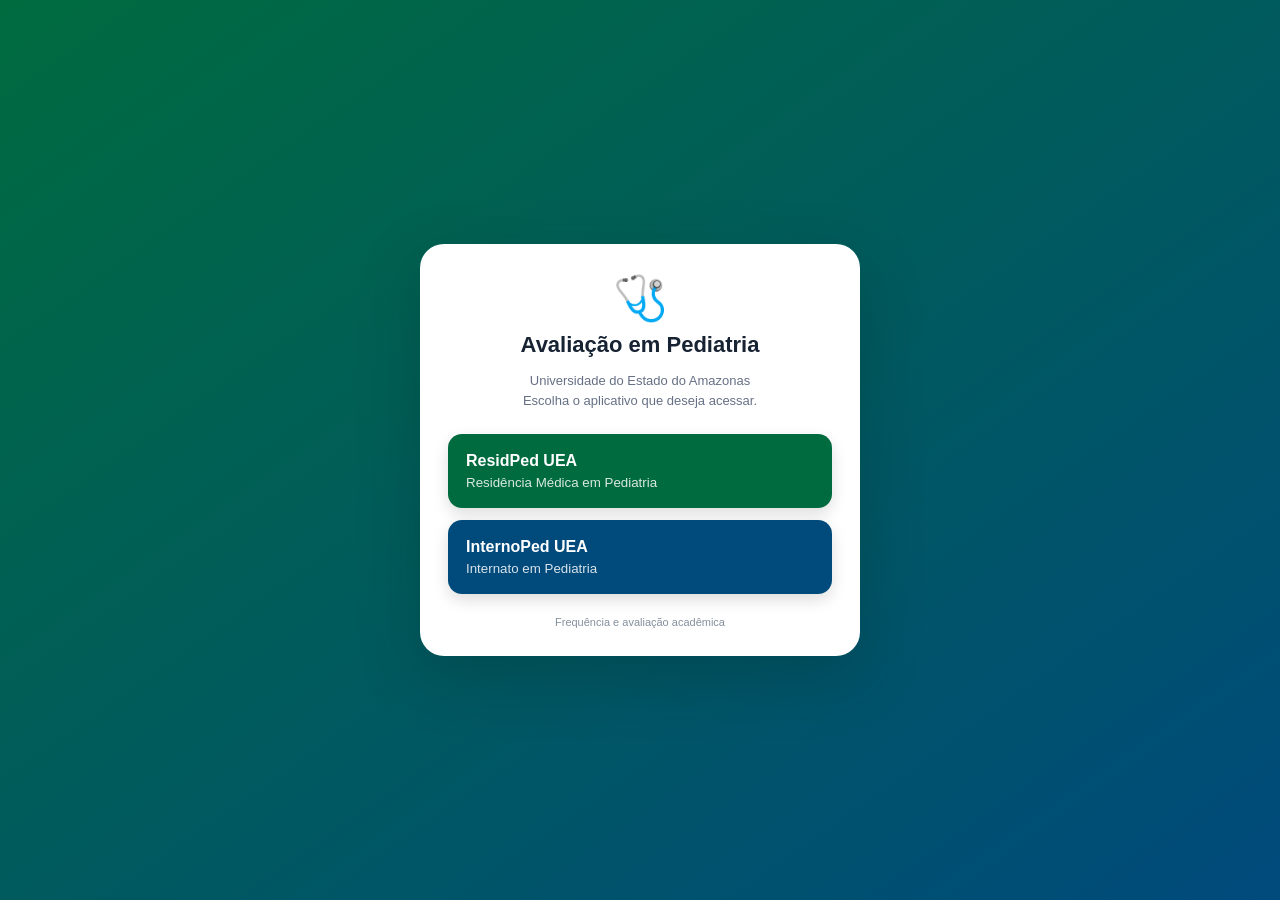
<file: index.html>
<!DOCTYPE html>
<html lang="pt-BR">
<head>
  <meta charset="UTF-8">
  <meta name="viewport" content="width=device-width,initial-scale=1">
  <meta name="theme-color" content="#006B3F">
  <title>Aplicativos de Avaliação em Pediatria – UEA</title>
  <style>
    *{box-sizing:border-box}body{margin:0;min-height:100vh;display:grid;place-items:center;padding:24px;background:linear-gradient(145deg,#006B3F,#004A7C);font-family:Arial,sans-serif;color:#172333}.box{width:min(100%,440px);background:#fff;border-radius:24px;padding:28px;box-shadow:0 20px 60px #002b2444}.brand{text-align:center;margin-bottom:24px}.brand .icon{font-size:44px}.brand h1{font-size:22px;margin:8px 0}.brand p{font-size:13px;color:#667085;line-height:1.5}.app{display:block;text-decoration:none;color:#fff;border-radius:14px;padding:18px;margin-top:12px;font-weight:700;box-shadow:0 6px 16px #0002}.app small{display:block;margin-top:5px;font-weight:400;opacity:.85}.residentes{background:#006B3F}.internos{background:#004A7C}.foot{text-align:center;color:#84909d;font-size:11px;margin-top:22px}
  </style>
</head>
<body>
  <main class="box">
    <div class="brand"><div class="icon">🩺</div><h1>Avaliação em Pediatria</h1><p>Universidade do Estado do Amazonas<br>Escolha o aplicativo que deseja acessar.</p></div>
    <a class="app residentes" href="./residentes/">ResidPed UEA<small>Residência Médica em Pediatria</small></a>
    <a class="app internos" href="./internos/">InternoPed UEA<small>Internato em Pediatria</small></a>
    <div class="foot">Frequência e avaliação acadêmica</div>
  </main>
</body>
</html>
</file>
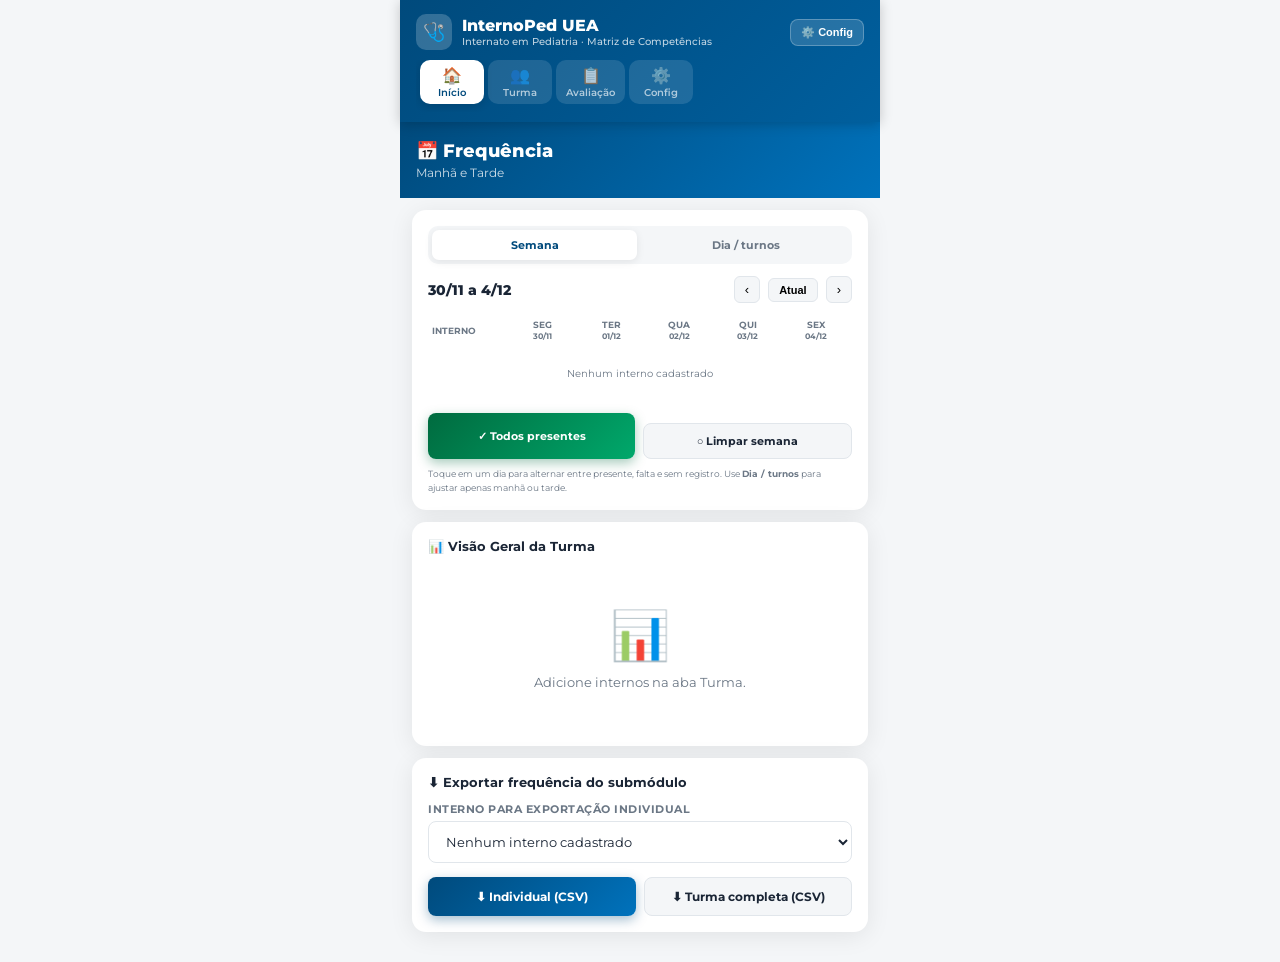
<file: internos/index.html>
<!DOCTYPE html>
<html lang="pt-BR">
<head>
<meta charset="UTF-8">
<meta name="viewport" content="width=device-width, initial-scale=1.0, maximum-scale=1.0, user-scalable=no">
<meta name="theme-color" content="#004A7C">
<meta name="apple-mobile-web-app-capable" content="yes">
<meta name="apple-mobile-web-app-status-bar-style" content="black-translucent">
<meta name="apple-mobile-web-app-title" content="InternoPed UEA">
<meta name="mobile-web-app-capable" content="yes">
<link rel="manifest" href="./manifest.webmanifest">
<title>InternoPed UEA – Avaliação do Interno em Pediatria</title>
<link rel="preconnect" href="https://fonts.googleapis.com">
<link href="https://fonts.googleapis.com/css2?family=Montserrat:wght@400;500;600;700;800&display=swap" rel="stylesheet">
<style>
:root {
  --azul:#004A7C; --azul-c:#0072BC; --azul-m:#005F9E;
  --verde:#006B3F; --verde-c:#00A86B;
  --roxo:#6B2FA0; --roxo-c:#8B4FBF;
  --amarelo:#F5A623; --vermelho:#D0021B;
  --cinza-f:#F4F6F8; --cinza-m:#E1E6EB; --cinza-e:#6B7785;
  --texto:#1A2535;
  --r:14px; --rs:8px; --font:'Montserrat',sans-serif;
  --card-shadow:0 4px 24px rgba(0,0,0,0.08);
}
*{box-sizing:border-box;margin:0;padding:0;-webkit-tap-highlight-color:transparent}
body{font-family:var(--font);background:var(--cinza-f);color:var(--texto);min-height:100vh;max-width:480px;margin:0 auto;overflow-x:hidden}

/* SPLASH */
#splash{position:fixed;inset:0;z-index:9999;background:linear-gradient(145deg,var(--azul) 0%,var(--roxo) 100%);display:flex;flex-direction:column;align-items:center;justify-content:center;gap:18px;animation:splashOut .5s ease 2.2s forwards}
.splash-icon{width:80px;height:80px;border-radius:22px;background:rgba(255,255,255,.15);border:2px solid rgba(255,255,255,.3);display:flex;align-items:center;justify-content:center;font-size:40px;animation:pulse 1.5s ease-in-out infinite}
#splash h1{color:#fff;font-size:26px;font-weight:800}
#splash p{color:rgba(255,255,255,.75);font-size:13px;font-weight:500}
.uea-tag{background:rgba(255,255,255,.15);border:1px solid rgba(255,255,255,.25);color:#fff;font-size:11px;font-weight:600;padding:4px 14px;border-radius:20px;letter-spacing:1px;text-transform:uppercase}
@keyframes splashOut{to{opacity:0;pointer-events:none;visibility:hidden}}
@keyframes pulse{0%,100%{transform:scale(1)}50%{transform:scale(1.06)}}

/* HEADER */
#app-header{position:sticky;top:0;z-index:100;background:linear-gradient(135deg,var(--azul) 0%,var(--azul-m) 100%);padding:14px 16px 10px;box-shadow:0 2px 12px rgba(0,0,0,.2)}
.header-top{display:flex;align-items:center;justify-content:space-between;margin-bottom:10px}
.header-brand{display:flex;align-items:center;gap:10px}
.header-icon{width:36px;height:36px;border-radius:10px;background:rgba(255,255,255,.2);display:flex;align-items:center;justify-content:center;font-size:18px;cursor:pointer}
.header-brand h1{color:#fff;font-size:16px;font-weight:800}
.header-brand p{color:rgba(255,255,255,.75);font-size:10px;font-weight:500}
.hbtn{background:rgba(255,255,255,.15);border:1px solid rgba(255,255,255,.25);color:#fff;border-radius:8px;padding:6px 10px;font-size:11px;font-weight:600;cursor:pointer;white-space:nowrap;transition:background .2s}
.hbtn:active{background:rgba(255,255,255,.25)}

/* TABS */
.tab-bar{display:flex;overflow-x:auto;gap:4px;padding:0 4px 8px;scrollbar-width:none}
.tab-bar::-webkit-scrollbar{display:none}
.tab-btn{flex-shrink:0;display:flex;flex-direction:column;align-items:center;gap:2px;padding:6px 10px;border-radius:10px;border:none;cursor:pointer;background:rgba(255,255,255,.12);color:rgba(255,255,255,.65);font-family:var(--font);font-size:9.5px;font-weight:600;transition:all .2s;min-width:64px}
.tab-btn .ti{font-size:16px}
.tab-btn.active{background:#fff;color:var(--azul);box-shadow:0 2px 8px rgba(0,0,0,.15)}
.tab-btn:active{transform:scale(.95)}

/* SCREENS */
.screen{display:none;min-height:calc(100vh - 120px);padding-bottom:30px}
.screen.active{display:block;animation:fadeIn .25s ease}
@keyframes fadeIn{from{opacity:0;transform:translateY(8px)}to{opacity:1;transform:translateY(0)}}

/* SECTION HEADER */
.sec-hdr{padding:18px 16px}
.sec-hdr.azul{background:linear-gradient(135deg,var(--azul) 0%,var(--azul-c) 100%)}
.sec-hdr.roxo{background:linear-gradient(135deg,var(--roxo) 0%,var(--roxo-c) 100%)}
.sec-hdr.verde{background:linear-gradient(135deg,var(--verde) 0%,var(--verde-c) 100%)}
.sec-hdr.escuro{background:linear-gradient(135deg,#1A2535 0%,#2C3E55 100%)}
.sec-hdr h2{color:#fff;font-size:18px;font-weight:800}
.sec-hdr p{color:rgba(255,255,255,.8);font-size:12px;margin-top:3px}

/* CARD */
.card{background:#fff;border-radius:var(--r);padding:16px;box-shadow:var(--card-shadow);margin:12px 12px 0}
.card-title{font-size:13px;font-weight:700;color:var(--texto);margin-bottom:12px;display:flex;align-items:center;gap:6px}
.badge{font-size:10px;font-weight:700;padding:2px 8px;border-radius:20px;background:var(--azul-c);color:#fff}
.badge.verde{background:var(--verde)}
.badge.roxo{background:var(--roxo)}

/* FORM */
.fg{margin-bottom:14px}
label{display:block;font-size:11px;font-weight:700;color:var(--cinza-e);margin-bottom:5px;text-transform:uppercase;letter-spacing:.5px}
input[type=text],input[type=date],select,textarea{width:100%;padding:11px 13px;border:1.5px solid var(--cinza-m);border-radius:var(--rs);font-family:var(--font);font-size:13px;color:var(--texto);background:#fff;outline:none;transition:border-color .2s,box-shadow .2s}
input:focus,select:focus,textarea:focus{border-color:var(--azul-c);box-shadow:0 0 0 3px rgba(0,114,188,.1)}
textarea{resize:none;height:80px}
.fr{display:flex;gap:10px}
.fr>*{flex:1}

/* BTN */
.btn{display:block;width:100%;padding:14px;border:none;border-radius:var(--rs);font-family:var(--font);font-size:14px;font-weight:700;cursor:pointer;transition:all .2s;text-align:center}
.btn+.btn{margin-top:10px}
.btn-primary{background:linear-gradient(135deg,var(--azul) 0%,var(--azul-c) 100%);color:#fff;box-shadow:0 4px 12px rgba(0,74,124,.35)}
.btn-verde{background:linear-gradient(135deg,var(--verde) 0%,var(--verde-c) 100%);color:#fff;box-shadow:0 4px 12px rgba(0,107,63,.35)}
.btn-roxo{background:linear-gradient(135deg,var(--roxo) 0%,var(--roxo-c) 100%);color:#fff;box-shadow:0 4px 12px rgba(107,47,160,.35)}
.btn-secondary{background:var(--cinza-f);color:var(--texto);border:1.5px solid var(--cinza-m)}
.btn-danger{background:rgba(208,2,27,.08);color:var(--vermelho);border:1.5px solid rgba(208,2,27,.2)}
.btn-sm{padding:8px 14px;font-size:12px;width:auto;display:inline-block}
.btn:active{transform:scale(.98)}
.export-actions{display:grid;grid-template-columns:1fr 1fr;gap:8px}
.export-actions .btn{margin-top:0;padding:11px 8px;font-size:12px}

/* ALERT */
.alert{border-radius:var(--rs);padding:10px 12px;font-size:12px;margin:10px 0;display:flex;align-items:flex-start;gap:8px;line-height:1.5}
.alert.info{background:rgba(0,114,188,.08);border-left:3px solid var(--azul-c)}
.alert.verde{background:rgba(0,107,63,.08);border-left:3px solid var(--verde)}
.alert.aviso{background:rgba(245,166,35,.12);border-left:3px solid var(--amarelo)}

/* MISC */
.divider{height:1px;background:var(--cinza-f);margin:14px 0}
.empty{text-align:center;padding:40px 20px;color:var(--cinza-e)}
.empty .ei{font-size:48px;margin-bottom:10px}
.empty p{font-size:13px}

/* TOAST */
.toast{position:fixed;bottom:20px;left:50%;transform:translateX(-50%) translateY(80px);background:var(--texto);color:#fff;border-radius:10px;padding:12px 20px;font-size:13px;font-weight:600;z-index:9000;opacity:0;transition:all .3s;white-space:nowrap;max-width:90%;box-shadow:0 4px 20px rgba(0,0,0,.3)}
.toast.show{opacity:1;transform:translateX(-50%) translateY(0)}
.toast.s{background:var(--verde)}
.toast.e{background:var(--vermelho)}

/* MODAL */
.modal-ov{display:none;position:fixed;inset:0;z-index:8000;background:rgba(0,0,0,.5);align-items:flex-end;justify-content:center}
.modal-ov.show{display:flex;animation:fadeIn .2s}
.modal-box{background:#fff;border-radius:20px 20px 0 0;padding:20px;width:100%;max-width:480px;max-height:85vh;overflow-y:auto;animation:slideUp .3s ease}
@keyframes slideUp{from{transform:translateY(100%)}to{transform:translateY(0)}}
.modal-handle{width:40px;height:4px;background:var(--cinza-m);border-radius:2px;margin:0 auto 16px}
.modal-title{font-size:16px;font-weight:800;margin-bottom:14px}

/* ===== HOME: DAILY ATTENDANCE ===== */
.day-header{display:flex;align-items:center;justify-content:space-between;margin-bottom:10px}
.day-date{font-size:14px;font-weight:800;color:var(--texto)}
.day-nav{display:flex;align-items:center;gap:8px}
.day-nav-btn{background:var(--cinza-f);border:1.5px solid var(--cinza-m);border-radius:6px;padding:5px 10px;font-size:13px;cursor:pointer;transition:background .15s}
.day-nav-btn:active{background:var(--cinza-m)}

.att-table{width:100%;border-collapse:collapse;font-size:11px}
.att-table th{background:linear-gradient(135deg,var(--azul) 0%,var(--azul-c) 100%);color:#fff;padding:8px 6px;font-weight:700;text-align:center;font-size:10px;text-transform:uppercase}
.att-table th:first-child{text-align:left;border-radius:8px 0 0 0}
.att-table th:last-child{border-radius:0 8px 0 0}
.att-table td{padding:7px 4px;border-bottom:1px solid var(--cinza-f);vertical-align:middle;text-align:center}
.att-table td:first-child{text-align:left;font-weight:600;font-size:12px;padding-left:4px}
.att-table tr:last-child td{border-bottom:none}
.att-table tr:hover td{background:rgba(0,74,124,.03)}

.att-btn{width:36px;height:32px;border:2px solid var(--cinza-m);border-radius:8px;background:var(--cinza-f);font-size:14px;cursor:pointer;transition:all .15s;display:inline-flex;align-items:center;justify-content:center;font-weight:800;color:var(--cinza-e)}
.att-btn:active{transform:scale(.88)}
.att-btn.P{background:rgba(0,107,63,.1);border-color:var(--verde);color:var(--verde)}
.att-btn.A{background:rgba(208,2,27,.08);border-color:var(--vermelho);color:var(--vermelho)}
.attendance-mode{display:flex;gap:6px;padding:4px;background:var(--cinza-f);border-radius:10px;margin-bottom:12px}.attendance-mode button{flex:1;border:0;border-radius:7px;background:transparent;padding:8px;font-family:var(--font);font-size:11px;font-weight:700;color:var(--cinza-e);cursor:pointer}.attendance-mode button.active{background:#fff;color:var(--azul);box-shadow:0 2px 8px rgba(0,0,0,.08)}
.week-table{width:100%;border-collapse:separate;border-spacing:3px;font-size:10px;table-layout:fixed}.week-table th{color:var(--cinza-e);font-size:9px;padding:3px 1px;text-align:center;text-transform:uppercase}.week-table th:first-child{width:76px;text-align:left}.week-table td{text-align:center;padding:2px 0}.week-table td:first-child{text-align:left}.week-resident{font-size:10px;font-weight:700;white-space:nowrap;overflow:hidden;text-overflow:ellipsis}.week-resident-action{border:0;background:transparent;color:var(--azul);font-family:var(--font);font-size:8px;font-weight:700;cursor:pointer;padding:3px 0}.week-att-btn{width:100%;min-width:34px;height:38px;border:1.5px solid var(--cinza-m);border-radius:8px;background:var(--cinza-f);font-size:14px;font-weight:800;color:var(--cinza-e);cursor:pointer}.week-att-btn.P{background:rgba(0,107,63,.1);border-color:var(--verde);color:var(--verde)}.week-att-btn.A{background:rgba(208,2,27,.08);border-color:var(--vermelho);color:var(--vermelho)}.week-att-btn.M{background:rgba(0,114,188,.08);border-color:var(--azul-c);color:var(--azul-c)}.week-att-btn.out{border-style:dashed}.week-day-num{display:block;font-size:8px;margin-top:1px}.weekly-actions{display:flex;gap:8px;margin-top:10px}.weekly-actions .btn{flex:1;padding:10px 6px;font-size:11px}

/* ===== INTERN CARDS ===== */
.intern-card{background:#fff;border-radius:var(--rs);padding:13px 14px;margin-bottom:8px;box-shadow:0 2px 8px rgba(0,0,0,.06);display:flex;align-items:center;gap:12px;cursor:pointer;transition:box-shadow .2s,transform .15s;border-left:4px solid var(--cinza-m)}
.intern-card:active{transform:scale(.98)}
.intern-card.ok{border-left-color:var(--verde)}
.intern-card.medio{border-left-color:var(--amarelo)}
.intern-card.baixo{border-left-color:var(--vermelho)}
.intern-avatar{width:36px;height:36px;border-radius:50%;background:linear-gradient(135deg,var(--azul) 0%,var(--azul-c) 100%);color:#fff;display:flex;align-items:center;justify-content:center;font-size:14px;font-weight:800;flex-shrink:0}
.intern-info{flex:1;min-width:0}
.intern-name{font-size:13px;font-weight:700;color:var(--texto);white-space:nowrap;overflow:hidden;text-overflow:ellipsis}
.intern-sub{font-size:11px;color:var(--cinza-e);margin-top:2px}
.intern-arrow{font-size:16px;color:var(--cinza-e)}

/* STATS MINI */
.mini-stats{display:flex;gap:6px;margin-top:4px}
.mini-stat{font-size:10px;font-weight:600;padding:2px 7px;border-radius:20px;background:var(--cinza-f);color:var(--cinza-e)}
.mini-stat.verde{background:rgba(0,107,63,.1);color:var(--verde)}
.mini-stat.amarelo{background:rgba(245,166,35,.12);color:#7A4A00}
.mini-stat.vermelho{background:rgba(208,2,27,.1);color:var(--vermelho)}

/* PROG BAR */
.pb-wrap{margin:6px 0 4px}
.pb-label{display:flex;justify-content:space-between;font-size:11px;margin-bottom:4px}
.pb-label span:first-child{font-weight:600}
.pb-label span:last-child{font-weight:700}
.pb-bg{height:8px;background:var(--cinza-m);border-radius:4px;overflow:hidden}
.pb{height:100%;border-radius:4px;transition:width .8s cubic-bezier(.34,1.56,.64,1)}
.pb.verde{background:linear-gradient(90deg,var(--verde) 0%,var(--verde-c) 100%)}
.pb.azul{background:linear-gradient(90deg,var(--azul) 0%,var(--azul-c) 100%)}
.pb.amarelo{background:linear-gradient(90deg,#7A4A00 0%,var(--amarelo) 100%)}
.pb.vermelho{background:linear-gradient(90deg,var(--vermelho) 0%,#FF4D63 100%)}

/* FREQ STATS GRID */
.fsg{display:grid;grid-template-columns:repeat(3,1fr);gap:8px}
.fs{background:var(--cinza-f);border-radius:var(--rs);padding:12px 8px;text-align:center;border:1.5px solid var(--cinza-m)}
.fs .fv{font-size:20px;font-weight:800;line-height:1;color:var(--cinza-e)}
.fs .fl{font-size:9px;font-weight:600;color:var(--cinza-e);margin-top:3px;text-transform:uppercase}
.fs.azul{background:rgba(0,114,188,.06);border-color:rgba(0,114,188,.2)}.fs.azul .fv{color:var(--azul-c)}
.fs.verde{background:rgba(0,107,63,.06);border-color:rgba(0,107,63,.2)}.fs.verde .fv{color:var(--verde)}
.fs.amarelo{background:rgba(245,166,35,.1);border-color:rgba(245,166,35,.3)}.fs.amarelo .fv{color:#7A4A00}
.fs.vermelho{background:rgba(208,2,27,.06);border-color:rgba(208,2,27,.2)}.fs.vermelho .fv{color:var(--vermelho)}

/* CAL TABLE */
.cal-table{width:100%;border-collapse:collapse;font-size:11px}
.cal-table th{background:linear-gradient(135deg,var(--azul) 0%,var(--azul-c) 100%);color:#fff;padding:9px 6px;font-weight:700;text-align:center;font-size:10px;text-transform:uppercase}
.cal-table th:first-child{text-align:left}
.cal-table td{padding:6px 4px;border-bottom:1px solid var(--cinza-f);vertical-align:middle;text-align:center}
.cal-table td:first-child{text-align:left;font-weight:600;padding-left:4px;white-space:nowrap}
.cal-table tr:last-child td{border-bottom:none}

/* COMPETÊNCIAS */
.dom-block{margin-bottom:10px;border-radius:var(--rs);border:1.5px solid var(--cinza-m);overflow:hidden}
.dom-hdr{display:flex;align-items:center;justify-content:space-between;padding:11px 14px;cursor:pointer;user-select:none;background:var(--cinza-f);transition:background .2s}
.dom-hdr:active{background:var(--cinza-m)}
.dom-hdr-l{display:flex;align-items:center;gap:8px}
.dom-num{width:26px;height:26px;border-radius:50%;display:flex;align-items:center;justify-content:center;font-size:11px;font-weight:800;flex-shrink:0;color:#fff}
.dom-name{font-size:12px;font-weight:700;color:var(--texto);line-height:1.3}
.dom-avg{font-size:11px;font-weight:700;padding:2px 10px;border-radius:20px;background:#fff;color:var(--cinza-e);border:1px solid var(--cinza-m);white-space:nowrap}
.dom-tog{font-size:13px;color:var(--cinza-e);transition:transform .2s;flex-shrink:0}
.dom-block.open .dom-tog{transform:rotate(180deg)}
.dom-body{display:none;padding:10px 14px 14px}
.dom-block.open .dom-body{display:block}

.comp-item{padding:10px 0;border-bottom:1px solid var(--cinza-f)}
.comp-item:last-child{border-bottom:none;padding-bottom:0}
.comp-code{font-size:9px;font-weight:800;text-transform:uppercase;letter-spacing:.5px;margin-bottom:3px}
.comp-txt{font-size:12px;color:var(--texto);line-height:1.4;margin-bottom:8px}
.rating-row{display:flex;gap:4px;align-items:center}
.rb{flex:1;padding:7px 2px;border:2px solid var(--cinza-m);border-radius:7px;background:#fff;font-family:var(--font);font-size:11px;font-weight:800;color:var(--cinza-e);cursor:pointer;text-align:center;transition:all .18s;line-height:1.2}
.rb:active{transform:scale(.92)}
.rb.s1{border-color:var(--vermelho);background:rgba(208,2,27,.08);color:var(--vermelho)}
.rb.s2{border-color:var(--amarelo);background:rgba(245,166,35,.1);color:#7A4A00}
.rb.s3{border-color:var(--azul-c);background:rgba(0,114,188,.08);color:var(--azul-c)}
.rb.s4{border-color:var(--verde);background:rgba(0,107,63,.08);color:var(--verde)}
.nob{padding:7px 7px;border:2px solid var(--cinza-m);border-radius:7px;background:#fff;font-family:var(--font);font-size:10px;font-weight:700;color:var(--cinza-e);cursor:pointer;transition:all .18s;white-space:nowrap;flex-shrink:0}
.nob.sel{border-color:var(--cinza-e);background:var(--cinza-f);color:var(--texto)}
.rating-labels{display:flex;justify-content:space-between;font-size:8px;color:var(--cinza-e);margin-top:3px;padding:0 2px}

/* CONCEITO */
.conc-sel{display:grid;grid-template-columns:repeat(5,1fr);gap:6px;margin-top:8px}
.conc-btn{padding:10px 4px;border:2px solid var(--cinza-m);border-radius:8px;background:#fff;font-family:var(--font);font-size:12px;font-weight:800;color:var(--cinza-e);cursor:pointer;text-align:center;transition:all .2s;line-height:1.3}
.conc-btn:active{transform:scale(.95)}
.conc-btn.sI{border-color:var(--vermelho);background:rgba(208,2,27,.08);color:var(--vermelho)}
.conc-btn.sR{border-color:var(--amarelo);background:rgba(245,166,35,.1);color:#7A4A00}
.conc-btn.sB{border-color:var(--azul-c);background:rgba(0,114,188,.08);color:var(--azul-c)}
.conc-btn.sMB{border-color:var(--verde-c);background:rgba(0,107,63,.06);color:var(--verde)}
.conc-btn.sE{border-color:var(--verde);background:rgba(0,107,63,.1);color:var(--verde)}

/* RELATÓRIO */
.rel-bar-row{display:flex;align-items:center;gap:8px;margin-bottom:4px}
.rel-who{font-size:9px;font-weight:800;width:30px;flex-shrink:0;text-transform:uppercase}
.rel-bg{flex:1;height:10px;background:var(--cinza-m);border-radius:5px;overflow:hidden}
.rel-bar{height:100%;border-radius:5px;transition:width .8s}
.rel-bar.auto{background:linear-gradient(90deg,var(--azul) 0%,var(--azul-c) 100%)}
.rel-bar.prec{background:linear-gradient(90deg,var(--verde) 0%,var(--verde-c) 100%)}
.rel-val{font-size:11px;font-weight:700;width:26px;text-align:right;flex-shrink:0}

/* INSTALL/UPDATE */
#install-banner{position:fixed;bottom:0;left:0;right:0;z-index:8500;background:#fff;border-top:1px solid var(--cinza-m);padding:14px 16px;display:none;align-items:center;gap:12px;max-width:480px;margin:0 auto;box-shadow:0 -4px 20px rgba(0,0,0,.1)}
#update-banner{position:fixed;top:0;left:0;right:0;z-index:8500;background:var(--azul);padding:12px 16px;display:none;align-items:center;gap:10px;max-width:480px;margin:0 auto}

@media print{
  #app-header,#install-banner,#update-banner,.btn,.modal-ov,#splash{display:none!important}
  .screen{display:none!important}
  #screen-intern{display:block!important}
  #intern-screen-rel{display:block!important}
  .intern-sub-screen{display:none!important}
  #intern-screen-rel.intern-sub-active{display:block!important}
  body{max-width:100%}
}
</style>
</head>
<body>

<!-- SPLASH -->
<div id="splash">
  <div style="display:flex;flex-direction:column;align-items:center;gap:10px">
    <div class="splash-icon">🩺</div>
    <h1>InternoPed UEA</h1>
    <p>Avaliação do Interno em Pediatria</p>
  </div>
  <div class="uea-tag">Universidade do Estado do Amazonas</div>
</div>

<!-- HEADER -->
<div id="app-header">
  <div class="header-top">
    <div class="header-brand">
      <div class="header-icon" id="hdr-back-btn" onclick="goHome()" style="display:none">←</div>
      <div class="header-icon" id="hdr-logo" style="font-size:18px">🩺</div>
      <div>
        <h1 id="hdr-title">InternoPed UEA</h1>
        <p id="hdr-sub">Internato em Pediatria · Matriz de Competências</p>
      </div>
    </div>
    <button class="hbtn" id="btn-sync" onclick="syncData()">↑ Sync</button>
  </div>
  <div class="tab-bar" id="main-tabs">
    <button class="tab-btn active" onclick="showMainScreen('home',this)"><span class="ti">🏠</span>Início</button>
    <button class="tab-btn" onclick="showMainScreen('turma',this)"><span class="ti">👥</span>Turma</button>
    <button class="tab-btn" onclick="showMainScreen('avaliacao',this)"><span class="ti">📋</span>Avaliação</button>
    <button class="tab-btn" onclick="showMainScreen('config',this)"><span class="ti">⚙️</span>Config</button>
  </div>
  <div class="tab-bar" id="intern-tabs" style="display:none">
    <button class="tab-btn active" onclick="showInternTab('freq',this)"><span class="ti">📅</span>Frequência</button>
    <button class="tab-btn" onclick="showInternTab('auto',this)"><span class="ti">🔍</span>Autoaval.</button>
    <button class="tab-btn" onclick="showInternTab('prec',this)"><span class="ti">👨‍⚕️</span>Preceptor</button>
    <button class="tab-btn" onclick="showInternTab('rel',this)"><span class="ti">📊</span>Relatório</button>
  </div>
</div>

<!-- ============================================================ -->
<!-- TELA: INÍCIO (frequência diária) -->
<!-- ============================================================ -->
<div id="screen-home" class="screen active">
  <div class="sec-hdr azul">
    <h2>📅 Frequência</h2>
    <p id="home-sub">Marque a presença dos internos</p>
  </div>

  <div class="card">
    <div class="attendance-mode"><button id="intern-mode-week" class="active" onclick="setAttendanceMode('week')">Semana</button><button id="intern-mode-day" onclick="setAttendanceMode('day')">Dia / turnos</button></div>
    <div id="intern-weekly-attendance">
      <div class="day-header"><div class="day-date" id="intern-week-label">–</div><div class="day-nav"><button class="day-nav-btn" onclick="changeWeek(-1)">‹</button><button class="day-nav-btn" onclick="changeWeek(0)" style="font-size:11px;font-weight:700">Atual</button><button class="day-nav-btn" onclick="changeWeek(1)">›</button></div></div>
      <div style="overflow-x:auto"><table class="week-table"><thead id="intern-week-head"></thead><tbody id="intern-week-body"></tbody></table></div>
      <div class="weekly-actions"><button class="btn btn-verde btn-sm" onclick="markAllWeek('P')">✓ Todos presentes</button><button class="btn btn-secondary btn-sm" onclick="markAllWeek(null)">○ Limpar semana</button></div>
      <div style="margin-top:8px;font-size:9px;color:var(--cinza-e);line-height:1.5">Toque em um dia para alternar entre presente, falta e sem registro. Use <strong>Dia / turnos</strong> para ajustar apenas manhã ou tarde.</div>
    </div>
    <div id="intern-daily-attendance" style="display:none">
    <div class="day-header">
      <div class="day-date" id="day-label">–</div>
      <div class="day-nav">
        <button class="day-nav-btn" onclick="changeDay(-1)">‹</button>
        <button class="day-nav-btn" onclick="changeDay(0)" style="font-size:11px;font-weight:700">Hoje</button>
        <button class="day-nav-btn" onclick="changeDay(1)">›</button>
      </div>
    </div>
    <div style="overflow-x:auto">
      <table class="att-table">
        <thead>
          <tr>
            <th>Interno</th>
            <th id="col-manha-hdr">🌅 Manhã</th>
            <th id="col-tarde-hdr">🌆 Tarde</th>
          </tr>
        </thead>
        <tbody id="daily-att-body"></tbody>
      </table>
    </div>
    <div style="margin-top:10px;display:flex;gap:8px">
      <button class="btn btn-verde btn-sm" onclick="markAllDay('P')" style="flex:1;padding:10px">✓ Todos Presentes</button>
      <button class="btn btn-secondary btn-sm" onclick="markAllDay(null)" style="flex:1;padding:10px">○ Limpar Dia</button>
    </div>
    </div>
  </div>

  <div class="card" id="home-overview-card">
    <div class="card-title">📊 Visão Geral da Turma</div>
    <div id="home-overview"></div>
  </div>

  <div class="card">
    <div class="card-title">⬇ Exportar frequência do submódulo</div>
    <div class="fg">
      <label>Interno para exportação individual</label>
      <select id="freq-export-interno"></select>
    </div>
    <div class="export-actions">
      <button class="btn btn-primary" onclick="exportarFrequencia('individual')">⬇ Individual (CSV)</button>
      <button class="btn btn-secondary" onclick="exportarFrequencia('turma')">⬇ Turma completa (CSV)</button>
    </div>
  </div>
</div>

<!-- ============================================================ -->
<!-- TELA: TURMA -->
<!-- ============================================================ -->
<div id="screen-turma" class="screen">
  <div class="sec-hdr azul">
    <h2>👥 Turma Atual</h2>
    <p id="turma-sub">Submódulo em curso</p>
  </div>

  <div class="card">
    <button class="btn btn-primary" onclick="abrirModalAddInterno()">+ Adicionar Interno</button>
    <button class="btn btn-secondary" onclick="importarGrupoG1()">⬇ Importar G1 da turma 40/41 (11 alunos)</button>
    <button class="btn btn-secondary" onclick="importarGrupoG2()">⬇ Importar G2 da turma 40/41 (11 alunos)</button>
    <button class="btn btn-secondary" onclick="importarGrupoG3()">⬇ Importar G3 da turma 40/41 (11 alunos)</button>
  </div>

  <div class="card" style="padding-top:12px;padding-bottom:8px">
    <div id="intern-list">
      <div class="empty"><div class="ei">👥</div><p>Nenhum interno cadastrado.<br>Toque em "Adicionar Interno".</p></div>
    </div>
  </div>

  <div class="card">
    <div class="card-title" style="color:var(--vermelho)">⚠️ Nova Turma</div>
    <div class="alert aviso"><span>⚠️</span><div>Ao iniciar nova turma, os dados dos internos atuais são removidos. Imprima os relatórios antes.</div></div>
    <button class="btn btn-danger" onclick="novaTurma()">🔄 Iniciar Nova Turma</button>
  </div>
</div>

<!-- ============================================================ -->
<!-- TELA: AVALIAÇÃO -->
<!-- ============================================================ -->
<div id="screen-avaliacao" class="screen">
  <div class="sec-hdr verde">
    <h2>📋 Avaliação do Interno</h2>
    <p id="avaliacao-sub">Selecione um interno da turma atual</p>
  </div>

  <div class="card">
    <div class="card-title">👤 Identificação</div>
    <div class="fg">
      <label>Interno</label>
      <select id="avaliacao-interno" onchange="selecionarInternoAvaliacao(this.value)"></select>
    </div>
    <div id="avaliacao-contexto" style="font-size:11px;color:var(--cinza-e);line-height:1.6"></div>
  </div>

  <div id="avaliacao-empty" class="card">
    <div class="empty"><div class="ei">📋</div><p>Cadastre internos na aba Turma para iniciar uma avaliação.</p></div>
  </div>

  <div id="avaliacao-form" style="display:none">
    <div class="card">
      <div class="alert verde"><span>📋</span><div>Avalie todas as 45 competências. Use N/O quando a competência não foi observável no cenário.</div></div>
      <div id="avaliacao-progress" style="margin-top:12px"></div>
    </div>
    <div style="padding:0 12px" id="avaliacao-domains-container"></div>
    <div class="card">
      <div class="fg">
        <label>Feedback Qualitativo</label>
        <textarea id="avaliacao-comments" placeholder="Pontos fortes, áreas de melhoria..." style="height:100px" oninput="saveAvaliacaoComment()"></textarea>
      </div>
      <div class="fg">
        <label>Conceito Global</label>
        <div class="conc-sel">
          <button class="conc-btn" id="avaliacao-conc-I" onclick="setConceito('I',this,'avaliacao')">I<br><span style="font-size:8px">Insatisf.</span></button>
          <button class="conc-btn" id="avaliacao-conc-R" onclick="setConceito('R',this,'avaliacao')">R<br><span style="font-size:8px">Regular</span></button>
          <button class="conc-btn" id="avaliacao-conc-B" onclick="setConceito('B',this,'avaliacao')">B<br><span style="font-size:8px">Bom</span></button>
          <button class="conc-btn" id="avaliacao-conc-MB" onclick="setConceito('MB',this,'avaliacao')">MB<br><span style="font-size:8px">M. Bom</span></button>
          <button class="conc-btn" id="avaliacao-conc-E" onclick="setConceito('E',this,'avaliacao')">E<br><span style="font-size:8px">Excelente</span></button>
        </div>
      </div>
      <button class="btn btn-verde" onclick="confirmPreceptor('avaliacao')">✓ Salvar Avaliação</button>
    </div>
  </div>

  <div class="card">
    <div class="card-title">⬇ Exportar avaliações do submódulo</div>
    <div class="fg">
      <label>Interno para exportação individual</label>
      <select id="avaliacao-export-interno"></select>
    </div>
    <div class="export-actions">
      <button class="btn btn-verde" onclick="exportarAvaliacao('individual')">⬇ Individual (CSV)</button>
      <button class="btn btn-secondary" onclick="exportarAvaliacao('turma')">⬇ Turma completa (CSV)</button>
    </div>
  </div>
</div>

<!-- ============================================================ -->
<!-- TELA: CONFIG -->
<!-- ============================================================ -->
<div id="screen-config" class="screen">
  <div class="sec-hdr escuro">
    <h2>⚙️ Configuração do Programa</h2>
    <p>Dados compartilhados para toda a turma</p>
  </div>

  <div class="card">
    <div class="card-title">📋 Identificação</div>
    <div class="fg">
      <label>Preceptor Responsável</label>
      <input type="text" id="cfg-preceptor" placeholder="Nome do preceptor" oninput="saveProgram()">
    </div>
    <div class="fg">
      <label>Submódulo Atual</label>
      <select id="cfg-submod" onchange="saveProgram()">
        <option value="1">Submódulo 1 (4 semanas)</option>
        <option value="2">Submódulo 2 (3 semanas)</option>
        <option value="3">Submódulo 3 (3 semanas)</option>
      </select>
    </div>
    <div class="fr">
      <div class="fg">
        <label>Início</label>
        <input type="date" id="cfg-inicio" onchange="saveProgram(); recalcFim()">
      </div>
      <div class="fg">
        <label>Término</label>
        <input type="date" id="cfg-fim" onchange="saveProgram()">
      </div>
    </div>
  </div>

  <div class="card">
    <div class="card-title">🌅 Cenários</div>
    <div class="alert info"><span>ℹ️</span><div>Os cenários são iguais para todos os 12 internos do submódulo.</div></div>
    <div class="fr">
      <div class="fg">
        <label>🌅 Cenário Manhã</label>
        <input type="text" id="cfg-manha" placeholder="Ex: Ambulatório" oninput="saveProgram(); refreshHeaders()">
      </div>
      <div class="fg">
        <label>🌆 Cenário Tarde</label>
        <input type="text" id="cfg-tarde" placeholder="Ex: Enfermaria" oninput="saveProgram(); refreshHeaders()">
      </div>
    </div>
    <button class="btn btn-primary" onclick="showToast('✓ Configuração salva!','s')">✓ Confirmar</button>
  </div>

  <div class="card">
    <div class="card-title">☁️ Sincronização</div>
    <button class="btn btn-secondary" onclick="abrirModalSync()">⚙️ Configurar Google Sheets</button>
  </div>
</div>

<!-- ============================================================ -->
<!-- TELA: PERFIL DO INTERNO -->
<!-- ============================================================ -->
<div id="screen-intern" class="screen">

  <!-- SUB-ABA: FREQUÊNCIA INDIVIDUAL -->
  <div id="intern-screen-freq" class="intern-sub-screen intern-sub-active">
    <div class="sec-hdr azul">
      <h2>📅 Frequência Individual</h2>
      <p id="intern-freq-sub">Histórico completo do período</p>
    </div>
    <div class="card">
      <div class="card-title">📊 Frequência</div>
      <div class="fsg" style="margin-bottom:10px">
        <div class="fs azul"><div class="fv" id="if-manha">–</div><div class="fl" id="if-manha-l">Manhã</div></div>
        <div class="fs verde"><div class="fv" id="if-tarde">–</div><div class="fl" id="if-tarde-l">Tarde</div></div>
        <div class="fs" id="if-global-card"><div class="fv" id="if-global">–</div><div class="fl">Global</div></div>
      </div>
    </div>
    <div class="card">
      <div class="card-title">📆 Calendário</div>
      <div id="intern-cal-container"><div class="empty"><div class="ei">📅</div><p>Configure as datas do submódulo.</p></div></div>
    </div>
  </div>

  <!-- SUB-ABA: AUTOAVALIAÇÃO -->
  <div id="intern-screen-auto" class="intern-sub-screen" style="display:none">
    <div class="sec-hdr roxo">
      <h2>🔍 Autoavaliação</h2>
      <p>45 competências da Graduação · SBP</p>
    </div>
    <div class="card">
      <div class="alert info"><span>ℹ️</span><div><strong>Como estou me desenvolvendo?</strong><br>1=Ainda não consigo · 2=Consigo com muita ajuda · 3=Consigo com pouca ajuda · 4=Consigo com autonomia · N/O=Não tive oportunidade</div></div>
      <div id="auto-progress" style="margin-top:12px"></div>
    </div>
    <div style="padding:0 12px" id="auto-domains-container"></div>
    <div class="card">
      <div class="fg">
        <label>Reflexão do Interno</label>
        <textarea id="auto-comments" placeholder="O que aprendi? Em que preciso melhorar? Qual será minha próxima meta?" style="height:100px" oninput="saveSelfComment()"></textarea>
      </div>
      <button class="btn btn-roxo" onclick="confirmAutoaval()">✓ Confirmar Autoavaliação</button>
    </div>
  </div>

  <!-- SUB-ABA: PRECEPTOR -->
  <div id="intern-screen-prec" class="intern-sub-screen" style="display:none">
    <div class="sec-hdr verde">
      <h2>👨‍⚕️ Avaliação do Preceptor</h2>
      <p>Matriz do Internato · visão do preceptor</p>
    </div>
    <div class="card">
      <div class="alert verde"><span>📋</span><div>Use N/O quando a competência não foi observável no cenário.</div></div>
    </div>
    <div style="padding:0 12px" id="prec-domains-container"></div>
    <div class="card">
      <div class="fg">
        <label>Feedback Qualitativo</label>
        <textarea id="prec-comments" placeholder="Pontos fortes, áreas de melhoria..." style="height:100px" oninput="savePrecComment()"></textarea>
      </div>
      <div class="fg">
        <label>Conceito Global</label>
        <div class="conc-sel">
          <button class="conc-btn" id="conc-I" onclick="setConceito('I',this)">I<br><span style="font-size:8px">Insatisf.</span></button>
          <button class="conc-btn" id="conc-R" onclick="setConceito('R',this)">R<br><span style="font-size:8px">Regular</span></button>
          <button class="conc-btn" id="conc-B" onclick="setConceito('B',this)">B<br><span style="font-size:8px">Bom</span></button>
          <button class="conc-btn" id="conc-MB" onclick="setConceito('MB',this)">MB<br><span style="font-size:8px">M. Bom</span></button>
          <button class="conc-btn" id="conc-E" onclick="setConceito('E',this)">E<br><span style="font-size:8px">Excelente</span></button>
        </div>
      </div>
      <button class="btn btn-verde" onclick="confirmPreceptor()">✓ Confirmar Avaliação</button>
    </div>
  </div>

  <!-- SUB-ABA: RELATÓRIO -->
  <div id="intern-screen-rel" class="intern-sub-screen" style="display:none">
    <div class="sec-hdr escuro">
      <h2>📊 Relatório Individual</h2>
      <p id="intern-rel-name">–</p>
    </div>
    <div class="card" id="rel-content"></div>
    <div class="card">
      <button class="btn btn-primary" onclick="window.print()">🖨️ Imprimir / PDF</button>
    </div>
  </div>

</div>

<!-- MODAL: ADD INTERNO -->
<div class="modal-ov" id="modal-add">
  <div class="modal-box">
    <div class="modal-handle"></div>
    <div class="modal-title">+ Adicionar Interno</div>
    <div class="fg">
      <label>Nome Completo</label>
      <input type="text" id="add-nome" placeholder="Nome do interno">
    </div>
    <button class="btn btn-primary" onclick="adicionarInterno()">✓ Adicionar</button>
    <button class="btn btn-secondary" onclick="fecharModal('modal-add')" style="margin-top:8px">Cancelar</button>
  </div>
</div>

<!-- MODAL: SYNC -->
<div class="modal-ov" id="modal-sync">
  <div class="modal-box">
    <div class="modal-handle"></div>
    <div class="modal-title">⚙️ Google Sheets</div>
    <div style="font-size:12px;color:var(--cinza-e);margin-bottom:14px;line-height:1.6">Cole a URL do Web App do Google Apps Script.</div>
    <div class="fg">
      <label>URL do Web App</label>
      <input type="text" id="input-sync-url" placeholder="https://script.google.com/macros/s/...">
    </div>
    <button class="btn btn-primary" onclick="salvarSync()">✓ Salvar e Testar</button>
    <button class="btn btn-secondary" onclick="fecharModal('modal-sync')" style="margin-top:8px">Cancelar</button>
  </div>
</div>

<!-- INSTALL/UPDATE BANNERS -->
<div id="install-banner">
  <div style="flex:1"><div style="font-size:13px;font-weight:700">📱 Instalar InternoPed UEA</div><div style="font-size:11px;color:var(--cinza-e);margin-top:2px">Acesso offline, tela inicial</div></div>
  <button onclick="document.getElementById('install-banner').style.display='none'" style="background:none;border:none;font-size:18px;color:var(--cinza-e);cursor:pointer">✕</button>
  <button onclick="installApp()" style="background:var(--azul);color:#fff;border:none;border-radius:8px;padding:10px 16px;font-family:var(--font);font-size:12px;font-weight:700;cursor:pointer">Instalar</button>
</div>
<div id="update-banner">
  <div style="flex:1;font-size:12px;font-weight:600;color:#fff">🔄 Nova versão disponível</div>
  <button onclick="applyUpdate()" style="background:#fff;color:var(--azul);border:none;border-radius:6px;padding:7px 12px;font-family:var(--font);font-size:12px;font-weight:700;cursor:pointer">Atualizar</button>
</div>

<div class="toast" id="toast"></div>

<script>
// ============================================================
// COMPETÊNCIAS PARA A GRADUAÇÃO EM PEDIATRIA — SBP (2022)
// ============================================================
const DOMAINS=[
  {id:1,name:'Cuidado com o Paciente',color:'#0072BC',items:[
    {id:'1.1',txt:'Realizo anamnese e exame físico considerando as peculiaridades de neonatos, lactentes, pré-escolares, escolares e adolescentes'},
    {id:'1.2',txt:'Realizo ações de promoção da saúde e prevenção de doenças, acidentes e riscos socioambientais nas diferentes etapas do desenvolvimento'},
    {id:'1.3',txt:'Avalio e oriento o crescimento e o desenvolvimento, identificando as alterações mais frequentes'},
    {id:'1.4',txt:'Oriento e promovo o aleitamento materno, observo a técnica e atuo nas dificuldades mais frequentes'},
    {id:'1.5',txt:'Oriento a introdução oportuna da alimentação complementar'},
    {id:'1.6',txt:'Utilizo a Caderneta da Criança e oriento a família sobre alimentação, nutrição, crescimento, desenvolvimento, vacinação e prevenção de acidentes'},
    {id:'1.7',txt:'Promovo a saúde mental considerando estrutura e dinâmica familiar, vida escolar e contexto comunitário'},
    {id:'1.8',txt:'Oriento pais e equipe de saúde sobre diagnóstico, prognóstico e conduta'},
    {id:'1.9',txt:'Acompanho e registro adequadamente a evolução de uma criança internada'},
    {id:'1.10',txt:'Prescrevo para o paciente internado, calculando necessidades hidroeletrolíticas, nutricionais e doses de medicamentos'},
    {id:'1.11',txt:'Realizo o atendimento inicial de urgências e emergências pediátricas traumáticas e não traumáticas'},
    {id:'1.12',txt:'Realizo procedimentos básicos: acesso venoso, anestesia local, sutura, drenagem de abscesso, administração de medicamentos e curativos'},
    {id:'1.13',txt:'Oriento o uso de medicamentos e dispositivos para afecções respiratórias agudas e crônicas'},
    {id:'1.14',txt:'Oriento os cuidados com o recém-nascido, com destaque para a promoção do aleitamento materno'},
    {id:'1.15',txt:'Recebo o recém-nascido de baixo risco na sala de parto e identifico as afecções neonatais mais frequentes'}
  ]},
  {id:2,name:'Conhecimento Médico',color:'#6B2FA0',items:[
    {id:'2.1',txt:'Conheço o Estatuto da Criança e do Adolescente'},
    {id:'2.2',txt:'Conheço os princípios da hidratação oral nas diferentes faixas etárias'},
    {id:'2.3',txt:'Realizo raciocínio clínico e estabeleço condutas para as afecções prevalentes do período neonatal à adolescência'},
    {id:'2.4',txt:'Indico e interpreto exames complementares essenciais de acordo com o caso e a faixa etária'},
    {id:'2.5',txt:'Indico métodos de imagem nas urgências pediátricas traumáticas'},
    {id:'2.6',txt:'Conheço indicação e técnica dos principais procedimentos invasivos em pediatria'},
    {id:'2.7',txt:'Interpreto exames radiológicos de tórax e abdome nas doenças pediátricas prevalentes'},
    {id:'2.8',txt:'Conheço indicações e riscos dos exames de imagem'},
    {id:'2.9',txt:'Conheço a abordagem diagnóstica e terapêutica do paciente crítico e identifico sinais de gravidade'},
    {id:'2.10',txt:'Conheço a organização da assistência pré-hospitalar e do transporte de pacientes'}
  ]},
  {id:3,name:'Habilidade de Comunicação Interpessoal',color:'#00B4C8',items:[
    {id:'3.1',txt:'Comunico-me com crianças, adolescentes e familiares usando linguagem adequada ao desenvolvimento e ao contexto sociocultural'},
    {id:'3.2',txt:'Demonstro empatia e compaixão diante das circunstâncias do paciente e de sua família'},
    {id:'3.3',txt:'Discuto diagnóstico, prognóstico e tratamento de modo efetivo, respeitando os princípios da bioética'},
    {id:'3.4',txt:'Comunico adequadamente más notícias ao paciente, à família e à equipe de saúde'}
  ]},
  {id:4,name:'Profissionalismo',color:'#F5A623',items:[
    {id:'4.1',txt:'Desenvolvo relação médico-paciente-família com respeito e postura ética'},
    {id:'4.2',txt:'Realizo exame físico apropriado ao desenvolvimento, preservando conforto e privacidade'},
    {id:'4.3',txt:'Construo vínculo valorizando preocupações, expectativas, crenças e valores da família'},
    {id:'4.4',txt:'Ajusto o plano de cuidado às diferenças e preferências individuais do paciente ou responsável'},
    {id:'4.5',txt:'Solicito consentimento informado para procedimentos quando necessário'},
    {id:'4.6',txt:'Confirmo a compreensão do paciente ou responsável e esclareço dúvidas'},
    {id:'4.7',txt:'Integro-me às equipes interdisciplinar, multiprofissional e intersetorial'},
    {id:'4.8',txt:'Atuo adequadamente em situações de estresse, adversidade, violência ou assédio no trabalho'},
    {id:'4.9',txt:'Conheço as normas médico-legais do exercício profissional'}
  ]},
  {id:5,name:'Aprendizado e Aprimoramento Baseados na Prática',color:'#006B3F',items:[
    {id:'5.1',txt:'Prescrevo medicamentos racionalmente com base nas melhores evidências disponíveis'},
    {id:'5.2',txt:'Compreendo a reunião de equipe, as atribuições de seus membros e o trabalho multiprofissional'},
    {id:'5.3',txt:'Utilizo tecnologias de informação e comunicação na área médica'}
  ]},
  {id:6,name:'Prática Baseada no Sistema de Saúde',color:'#004A7C',items:[
    {id:'6.1',txt:'Identifico recursos locais e utilizo referência e contrarreferência para garantir a continuidade do cuidado'},
    {id:'6.2',txt:'Indico tratamentos e exames considerando benefícios, contraindicações, riscos, eficácia, eficiência e efetividade'},
    {id:'6.3',txt:'Busco e analiso dados para planejar intervenções locais ou regionais sobre doenças, riscos e determinantes'},
    {id:'6.4',txt:'Utilizo informações de sistemas como SIM, SINAN e SINASC'}
  ]}
];

// ============================================================
// STATE
// ============================================================
const KEY='internoped_v3';
let APP={
  program:{submodulo:'1',preceptorName:'',startDate:'',endDate:'',morningName:'',afternoonName:''},
  interns:{}
};
let currentInternId=null;
let currentDay=null; // 'YYYY-MM-DD'
let attendanceMode='week';

function uid(){return Date.now().toString(36)+Math.random().toString(36).slice(2)}
function save(){try{localStorage.setItem(KEY,JSON.stringify(APP));}catch(e){}}
function loadApp(){
  try{const d=JSON.parse(localStorage.getItem(KEY));if(d)APP=d;}catch(e){}
  APP.program=APP.program||{submodulo:'1',preceptorName:'',startDate:'',endDate:'',morningName:'',afternoonName:''};
  APP.interns=APP.interns||{};
  Object.values(APP.interns).forEach(it=>{
    it.attendance=it.attendance||{};
    it.selfEval=it.selfEval||{};
    it.precEval=it.precEval||{};
    it.selfComments=it.selfComments||'';
    it.precComments=it.precComments||'';
    it.precGlobal=it.precGlobal||'';
  });
}

function intern(id){return APP.interns[id]||null}
function curIntern(){return intern(currentInternId)}
function escapeHtml(value){return String(value??'').replace(/[&<>"]/g,ch=>({'&':'&amp;','<':'&lt;','>':'&gt;','"':'&quot;'}[ch]))}

// ============================================================
// NAV
// ============================================================
function showMainScreen(name,btn){
  document.querySelectorAll('.screen').forEach(s=>s.classList.remove('active'));
  document.getElementById('screen-'+name).classList.add('active');
  document.querySelectorAll('#main-tabs .tab-btn').forEach(b=>b.classList.remove('active'));
  if(btn) btn.classList.add('active');
  document.getElementById('main-tabs').style.display='flex';
  document.getElementById('intern-tabs').style.display='none';
  document.getElementById('hdr-back-btn').style.display='none';
  document.getElementById('hdr-logo').style.display='flex';
  document.getElementById('hdr-title').textContent='InternoPed UEA';
  document.getElementById('hdr-sub').textContent='Internato em Pediatria · Matriz de Competências';
  if(name==='home') renderHome();
  if(name==='turma') renderTurma();
  if(name==='avaliacao') renderAvaliacao();
  if(name==='config') restoreConfig();
}

function openIntern(id){
  currentInternId=id;
  const it=intern(id);
  document.querySelectorAll('.screen').forEach(s=>s.classList.remove('active'));
  document.getElementById('screen-intern').classList.add('active');
  document.getElementById('main-tabs').style.display='none';
  document.getElementById('intern-tabs').style.display='flex';
  document.getElementById('hdr-back-btn').style.display='flex';
  document.getElementById('hdr-logo').style.display='none';
  document.getElementById('hdr-title').textContent=it.name;
  const sub=APP.program.submodulo;
  document.getElementById('hdr-sub').textContent='Submódulo '+sub+' · '+APP.program.morningName+'/'+APP.program.afternoonName;
  // activate first intern tab
  document.querySelectorAll('#intern-tabs .tab-btn').forEach(b=>b.classList.remove('active'));
  document.querySelector('#intern-tabs .tab-btn').classList.add('active');
  showInternTab('freq');
}

function showInternTab(tab,btn){
  document.querySelectorAll('.intern-sub-screen').forEach(s=>{s.style.display='none';s.classList.remove('intern-sub-active');});
  const el=document.getElementById('intern-screen-'+tab);
  el.style.display='block'; el.classList.add('intern-sub-active');
  if(btn){document.querySelectorAll('#intern-tabs .tab-btn').forEach(b=>b.classList.remove('active'));btn.classList.add('active');}
  if(tab==='freq') buildInternCal();
  if(tab==='auto') buildDomains('auto');
  if(tab==='prec') buildDomains('prec');
  if(tab==='rel') buildReport();
}

function goHome(){
  showMainScreen('home',document.querySelector('#main-tabs .tab-btn'));
}

// ============================================================
// TOAST
// ============================================================
function showToast(msg,tipo='s'){
  const t=document.getElementById('toast');
  t.textContent=msg; t.className='toast '+tipo+' show';
  setTimeout(()=>t.classList.remove('show'),3000);
}

// ============================================================
// DATE UTILS
// ============================================================
const WD=['Dom','Seg','Ter','Qua','Qui','Sex','Sáb'];
const MO=['jan','fev','mar','abr','mai','jun','jul','ago','set','out','nov','dez'];
function isoToday(){return new Date().toISOString().split('T')[0]}
function fmtDate(d){const dt=new Date(d+'T12:00:00');return WD[dt.getDay()]+' '+dt.getDate()+' '+MO[dt.getMonth()]}
function fmtBR(d){return d?d.split('-').reverse().join('/'):'–'}
function getWeekdays(s,e){
  const days=[],sd=new Date(s+'T12:00:00'),ed=new Date(e+'T12:00:00'),cur=new Date(sd);
  while(cur<=ed){const d=cur.getDay();if(d!==0&&d!==6)days.push(cur.toISOString().split('T')[0]);cur.setDate(cur.getDate()+1);}
  return days;
}
function addDays(d,n){const dt=new Date(d+'T12:00:00');dt.setDate(dt.getDate()+n);return dt.toISOString().split('T')[0]}
function addWeeks(d,n){return addDays(d,n*7)}

// ============================================================
// HOME SCREEN
// ============================================================
function renderHome(){
  if(!currentDay) currentDay=isoToday();
  refreshHeaders();
  renderDailyAtt();
  renderWeekAttendance();
  renderHomeOverview();
  preencherSelectInternos('freq-export-interno');
}

function setAttendanceMode(mode){attendanceMode=mode;document.getElementById('intern-weekly-attendance').style.display=mode==='week'?'block':'none';document.getElementById('intern-daily-attendance').style.display=mode==='day'?'block':'none';document.getElementById('intern-mode-week').classList.toggle('active',mode==='week');document.getElementById('intern-mode-day').classList.toggle('active',mode==='day');if(mode==='week')renderWeekAttendance();else renderDailyAtt()}
function startOfWeek(date){const dt=new Date(date+'T12:00:00'),offset=dt.getDay()===0?-6:1-dt.getDay();dt.setDate(dt.getDate()+offset);return dt.toISOString().split('T')[0]}
function currentWeekDays(){const monday=startOfWeek(currentDay||isoToday());return[0,1,2,3,4].map(n=>addDays(monday,n))}
function changeWeek(dir){currentDay=dir===0?isoToday():addDays(startOfWeek(currentDay),dir*7);renderHome()}
function isProgramDay(day){const p=APP.program||{};return(!p.startDate||day>=p.startDate)&&(!p.endDate||day<=p.endDate)}
function combinedAttendance(att){const m=att&&att.morning,a=att&&att.afternoon;if(!m&&!a)return{value:'',text:'○'};if(m===a)return{value:m||'',text:m==='P'?'✓':'✕'};return{value:'M',text:'◐'}}
function renderWeekAttendance(){const days=currentWeekDays(),first=new Date(days[0]+'T12:00:00'),last=new Date(days[4]+'T12:00:00'),label=document.getElementById('intern-week-label');if(label)label.textContent=`${first.getDate()}/${first.getMonth()+1} a ${last.getDate()}/${last.getMonth()+1}`;const head=document.getElementById('intern-week-head');if(head)head.innerHTML='<tr><th>Interno</th>'+days.map((d,i)=>`<th>${['Seg','Ter','Qua','Qui','Sex'][i]}<span class="week-day-num">${d.slice(8,10)}/${d.slice(5,7)}</span></th>`).join('')+'</tr>';const body=document.getElementById('intern-week-body');if(!body)return;const ids=Object.keys(APP.interns);if(!ids.length){body.innerHTML='<tr><td colspan="6" style="text-align:center;padding:20px;color:var(--cinza-e)">Nenhum interno cadastrado</td></tr>';return}body.innerHTML=ids.map(id=>{const it=APP.interns[id];it.attendance=it.attendance||{};const cells=days.map(d=>{const ok=isProgramDay(d),state=combinedAttendance(it.attendance[d]||{});return`<td><button class="week-att-btn ${state.value} ${ok?'':'out'}" onclick="cycleWeekDay('${id}','${d}')">${state.text}</button></td>`}).join('');return`<tr><td><div class="week-resident" title="${it.name}">${it.name.split(' ')[0]}</div><button class="week-resident-action" onclick="markInternWeek('${id}','P')">✓ semana</button></td>${cells}</tr>`}).join('')}
function cycleWeekDay(id,day){const it=APP.interns[id];if(!it)return;it.attendance=it.attendance||{};const state=combinedAttendance(it.attendance[day]||{}).value,next=state===''?'P':state==='P'?'A':null;it.attendance[day]={morning:next,afternoon:next};save();renderWeekAttendance();renderHomeOverview();showToast(next==='P'?'✓ Presença registrada':next==='A'?'✕ Falta registrada':'Registro removido','s')}
function markInternWeek(id,val){const it=APP.interns[id];if(!it)return;it.attendance=it.attendance||{};currentWeekDays().forEach(d=>{it.attendance[d]={morning:val,afternoon:val}});save();renderWeekAttendance();renderHomeOverview();showToast('✓ Semana do interno registrada','s')}
function markAllWeek(val){Object.keys(APP.interns).forEach(id=>{const it=APP.interns[id];it.attendance=it.attendance||{};currentWeekDays().forEach(d=>{it.attendance[d]={morning:val,afternoon:val}})});save();renderWeekAttendance();renderHomeOverview();showToast(val==='P'?'✓ Semana marcada como presente':'Semana limpa','s')}

function refreshHeaders(){
  const mn=APP.program.morningName||'Manhã';
  const tn=APP.program.afternoonName||'Tarde';
  const el=document.getElementById('home-sub');
  if(el) el.textContent=(mn&&tn)?mn+' e '+tn:'Marque a presença dos internos';
  const ch=document.getElementById('col-manha-hdr');
  const ct=document.getElementById('col-tarde-hdr');
  if(ch) ch.textContent='🌅 '+(mn||'Manhã');
  if(ct) ct.textContent='🌆 '+(tn||'Tarde');
}

function changeDay(dir){
  if(dir===0){currentDay=isoToday();}
  else{currentDay=addDays(currentDay,dir);}
  renderDailyAtt();
}

function renderDailyAtt(){
  const dl=document.getElementById('day-label');
  if(dl) dl.textContent=fmtDate(currentDay)+' '+['Domingo','Segunda','Terça','Quarta','Quinta','Sexta','Sábado'][new Date(currentDay+'T12:00:00').getDay()];
  const body=document.getElementById('daily-att-body');
  if(!body) return;
  const ids=Object.keys(APP.interns);
  if(!ids.length){
    body.innerHTML='<tr><td colspan="3" style="text-align:center;padding:20px;color:var(--cinza-e);font-size:12px">Nenhum interno cadastrado</td></tr>';
    return;
  }
  body.innerHTML=ids.map(id=>{
    const it=APP.interns[id];
    const att=it.attendance[currentDay]||{};
    const mV=att.morning,aV=att.afternoon;
    const mT=mV==='P'?'✓':mV==='A'?'✗':'○';
    const aT=aV==='P'?'✓':aV==='A'?'✗':'○';
    const mC='att-btn '+(mV||'');
    const aC='att-btn '+(aV||'');
    const initials=it.name.split(' ').map(w=>w[0]).join('').substring(0,2).toUpperCase();
    return `<tr>
      <td><span style="font-size:12px">${it.name.split(' ')[0]}</span></td>
      <td><button id="dab-m-${id}" class="${mC}" onclick="cycleDayAtt('${id}','morning')">${mT}</button></td>
      <td><button id="dab-a-${id}" class="${aC}" onclick="cycleDayAtt('${id}','afternoon')">${aT}</button></td>
    </tr>`;
  }).join('');
}

function cycleDayAtt(id,period){
  if(!APP.interns[id]) return;
  if(!APP.interns[id].attendance[currentDay]) APP.interns[id].attendance[currentDay]={morning:null,afternoon:null};
  const cur=APP.interns[id].attendance[currentDay][period];
  APP.interns[id].attendance[currentDay][period]=cur===null?'P':cur==='P'?'A':null;
  save();
  const btn=document.getElementById('dab-'+(period==='morning'?'m':'a')+'-'+id);
  if(btn){
    const v=APP.interns[id].attendance[currentDay][period];
    btn.textContent=v==='P'?'✓':v==='A'?'✗':'○';
    btn.className='att-btn '+(v||'');
  }
}

function markAllDay(val){
  Object.keys(APP.interns).forEach(id=>{
    if(!APP.interns[id].attendance[currentDay]) APP.interns[id].attendance[currentDay]={morning:null,afternoon:null};
    APP.interns[id].attendance[currentDay].morning=val;
    APP.interns[id].attendance[currentDay].afternoon=val;
  });
  save(); renderDailyAtt();
}

function renderHomeOverview(){
  const container=document.getElementById('home-overview');
  if(!container) return;
  const ids=Object.keys(APP.interns);
  if(!ids.length){container.innerHTML='<div class="empty"><div class="ei">📊</div><p>Adicione internos na aba Turma.</p></div>';return;}
  const {startDate,endDate}=APP.program;
  const days=(startDate&&endDate)?getWeekdays(startDate,endDate):[];
  container.innerHTML=ids.map(id=>{
    const it=APP.interns[id];
    let mP=0,mR=0,aP=0,aR=0;
    days.forEach(d=>{const att=it.attendance[d]||{};if(att.morning==='P'){mP++;mR++;}else if(att.morning==='A')mR++;if(att.afternoon==='P'){aP++;aR++;}else if(att.afternoon==='A')aR++;});
    const gPct=(mR+aR)?Math.round((mP+aP)/(mR+aR)*100):null;
    const cls=gPct===null?'':gPct>=75?'verde':gPct>=60?'amarelo':'vermelho';
    const selfDone=Object.keys(it.selfEval||{}).length;
    const precDone=Object.keys(it.precEval||{}).length;
    const initials=it.name.split(' ').map(w=>w[0]).join('').substring(0,2).toUpperCase();
    return `<div class="intern-card ${cls}" onclick="openIntern('${id}')">
      <div class="intern-avatar">${initials}</div>
      <div class="intern-info">
        <div class="intern-name">${it.name}</div>
        <div class="mini-stats">
          <span class="mini-stat ${cls}">${gPct!==null?gPct+'% freq':'sem reg.'}</span>
          <span class="mini-stat ${selfDone>0?'azul':''}" style="${selfDone>0?'background:rgba(0,114,188,.1);color:var(--azul-c)':''}">Auto: ${selfDone}/45</span>
          <span class="mini-stat ${precDone>0?'verde':''}">Prec: ${precDone}/45</span>
        </div>
      </div>
      <div class="intern-arrow">›</div>
    </div>`;
  }).join('');
}

// ============================================================
// AVALIAÇÃO — ACESSO PELA TURMA ATUAL
// ============================================================
function preencherSelectInternos(selectId,selecionado){
  const select=document.getElementById(selectId);if(!select)return;
  const ids=Object.keys(APP.interns).sort((a,b)=>APP.interns[a].name.localeCompare(APP.interns[b].name,'pt-BR'));
  select.innerHTML=ids.length
    ? ids.map(id=>`<option value="${escapeHtml(id)}">${escapeHtml(APP.interns[id].name)}</option>`).join('')
    : '<option value="">Nenhum interno cadastrado</option>';
  const alvo=selecionado&&APP.interns[selecionado]?selecionado:ids[0]||'';
  select.value=alvo;
}

function renderAvaliacao(){
  const ids=Object.keys(APP.interns).sort((a,b)=>APP.interns[a].name.localeCompare(APP.interns[b].name,'pt-BR'));
  if(!currentInternId||!APP.interns[currentInternId])currentInternId=ids[0]||null;
  preencherSelectInternos('avaliacao-interno',currentInternId);
  preencherSelectInternos('avaliacao-export-interno',currentInternId);
  const p=APP.program||{};
  document.getElementById('avaliacao-sub').textContent=`Submódulo ${p.submodulo||'–'} · ${p.startDate?fmtBR(p.startDate)+' a '+fmtBR(p.endDate):'período não configurado'}`;
  selecionarInternoAvaliacao(currentInternId||'');
}

function selecionarInternoAvaliacao(id){
  currentInternId=id&&APP.interns[id]?id:null;
  const vazio=document.getElementById('avaliacao-empty');
  const form=document.getElementById('avaliacao-form');
  const contexto=document.getElementById('avaliacao-contexto');
  if(!currentInternId){
    vazio.style.display='block';form.style.display='none';contexto.textContent='';return;
  }
  const it=curIntern(),p=APP.program||{};
  vazio.style.display='none';form.style.display='block';
  contexto.innerHTML=`<strong style="color:var(--texto)">${escapeHtml(it.name)}</strong><br>Submódulo ${escapeHtml(p.submodulo||'–')} · Preceptor: ${escapeHtml(p.preceptorName||'não informado')}<br>${escapeHtml(p.morningName||'Manhã')} / ${escapeHtml(p.afternoonName||'Tarde')}`;
  const exportSelect=document.getElementById('avaliacao-export-interno');
  if(exportSelect)exportSelect.value=currentInternId;
  buildDomains('avaliacao');
}

function saveAvaliacaoComment(){
  const it=curIntern();if(!it)return;
  it.precComments=document.getElementById('avaliacao-comments').value;
  save();
}

// ============================================================
// TURMA SCREEN
// ============================================================
function renderTurma(){
  const {submodulo,startDate,endDate,morningName,afternoonName}=APP.program;
  const sub=document.getElementById('turma-sub');
  if(sub) sub.textContent='Submódulo '+submodulo+(startDate?' · '+fmtBR(startDate)+' a '+fmtBR(endDate):'');
  const container=document.getElementById('intern-list');
  if(!container) return;
  const ids=Object.keys(APP.interns);
  if(!ids.length){container.innerHTML='<div class="empty"><div class="ei">👥</div><p>Nenhum interno cadastrado.<br>Toque em "Adicionar Interno".</p></div>';return;}
  const {program:{startDate:s,endDate:e}}=APP;
  const days=(s&&e)?getWeekdays(s,e):[];
  container.innerHTML=ids.map((id,i)=>{
    const it=APP.interns[id];
    let mP=0,mR=0,aP=0,aR=0;
    days.forEach(d=>{const att=it.attendance[d]||{};if(att.morning==='P'){mP++;mR++;}else if(att.morning==='A')mR++;if(att.afternoon==='P'){aP++;aR++;}else if(att.afternoon==='A')aR++;});
    const gPct=(mR+aR)?Math.round((mP+aP)/(mR+aR)*100):null;
    const cls=gPct===null?'':gPct>=75?'ok':gPct>=60?'medio':'baixo';
    const initials=it.name.split(' ').map(w=>w[0]).join('').substring(0,2).toUpperCase();
    return `<div class="intern-card ${cls}" onclick="openIntern('${id}')">
      <div class="intern-avatar">${initials}</div>
      <div class="intern-info">
        <div class="intern-name">${i+1}. ${it.name}</div>
        <div class="mini-stats">
          ${it.group?`<span class="mini-stat azul">${it.group}</span>`:''}
          <span class="mini-stat ${gPct>=75?'verde':gPct>=60?'amarelo':gPct!==null?'vermelho':''}">${gPct!==null?gPct+'% freq':'sem registro'}</span>
          ${it.precGlobal?`<span class="mini-stat verde">Conc: ${it.precGlobal}</span>`:''}
        </div>
      </div>
      <div style="display:flex;flex-direction:column;align-items:flex-end;gap:4px">
        <div class="intern-arrow">›</div>
        <button onclick="event.stopPropagation();removerInterno('${id}')" style="background:none;border:none;font-size:14px;cursor:pointer;color:var(--cinza-e);padding:2px">🗑️</button>
      </div>
    </div>`;
  }).join('');
}

// ============================================================
// ADD/REMOVE INTERNO
// ============================================================
function abrirModalAddInterno(){
  document.getElementById('add-nome').value='';
  document.getElementById('modal-add').classList.add('show');
  setTimeout(()=>document.getElementById('add-nome').focus(),300);
}
function adicionarInterno(){
  const nome=document.getElementById('add-nome').value.trim();
  if(!nome){showToast('Digite o nome do interno','e');return;}
  const id=uid();
  APP.interns[id]={id,name:nome,attendance:{},selfEval:{},precEval:{},selfComments:'',precComments:'',precGlobal:''};
  save(); fecharModal('modal-add'); renderTurma(); showToast('✓ '+nome+' adicionado','s');
}
function importarGrupoG1(){
  importarGrupo('G1',[
    'Adelson Soares Moreira Neto','Adriano de Souza Silva','Beatriz Cruz Garcia',
    'Ryan Pablo Silva Florêncio','Yara Desirree Cordeiro de Souza','Júlia Kayla Maia Oliveira',
    'Eric dos Santos Carvalho','Isabelle de Souza Leal','Marcos Davi Vaz de Andrade',
    'Mariana Moreira Tenório de Holanda','Raul Noleto Nepomuceno'
  ]);
}
function importarGrupoG2(){
  importarGrupo('G2',[
    'Lara Jhulie Sakamoto Queiroz','Luane Pamela Silva Florêncio','Alessandra Souza dos Santos',
    'Giulianna Pereira Cavalcante','Marifran Marques de Aguiar','Samuel Brandão de Almeida',
    'Lucineia Nascimento Bezerra','Rhonan Alberto de Oliveira Pereira','Virgínia Souza Galvão',
    'Vitor Fonseca Andrade','Davi Soares Lima'
  ]);
}
function importarGrupoG3(){
  importarGrupo('G3',[
    'Abílio Julio Brazão Miguel','Yngryson Almeida Diniz','Gabriel Ramos Godinho',
    'Zélia Carlen de Oliveira Brandão','Guilherme Miller Souza Desidério',
    'Dante Carlos Eduardo Castro Alcantara','Caio de Oliveira Rodrigues',
    'Gustavo Emmanuel do Nascimento Campos','Breno Lucas Pereira Rodrigues',
    'Kedson Luiz Reis da Costa Filho','Raimundo André Viana de Melo'
  ]);
}
function importarGrupo(grupo,nomes){
  if(!confirm(`Importar os ${nomes.length} alunos do ${grupo}?\n\nOs internos já cadastrados serão preservados.`)) return;
  const existentes=new Set(Object.values(APP.interns).map(it=>it.name.normalize('NFD').replace(/[\u0300-\u036f]/g,'').toLowerCase().trim()));
  let adicionados=0;
  nomes.forEach(nome=>{
    const chave=nome.normalize('NFD').replace(/[\u0300-\u036f]/g,'').toLowerCase().trim();
    if(existentes.has(chave)) return;
    const id=uid();
    APP.interns[id]={id,name:nome,group:grupo,attendance:{},selfEval:{},precEval:{},selfComments:'',precComments:'',precGlobal:''};
    existentes.add(chave); adicionados++;
  });
  save(); renderTurma(); renderHome();
  showToast(adicionados?`✓ ${adicionados} alunos do ${grupo} importados`:`${grupo} já estava cadastrado`,'s');
}
function removerInterno(id){
  const it=APP.interns[id];
  if(!it) return;
  if(!confirm('Remover '+it.name+'? Os dados serão perdidos.')) return;
  delete APP.interns[id]; save(); renderTurma(); showToast('Interno removido','e');
}

// ============================================================
// NOVA TURMA
// ============================================================
function novaTurma(){
  if(!confirm('Isso removerá todos os internos atuais.\nImprime os relatórios antes de continuar.\n\nContinuar?')) return;
  const {submodulo,endDate}=APP.program;
  const nextSub=String(Math.min(parseInt(submodulo)+1,3));
  const nextStart=endDate?addDays(endDate,3):isoToday();
  const weeks=nextSub==='1'?4:3;
  const nextEnd=addWeeks(nextStart,weeks);
  APP.interns={};
  APP.program.submodulo=nextSub;
  APP.program.startDate=nextStart;
  APP.program.endDate=nextEnd;
  save(); restoreConfig(); renderTurma();
  showToast('✓ Submódulo '+nextSub+' iniciado','s');
}

// ============================================================
// CONFIG
// ============================================================
function saveProgram(){
  APP.program.preceptorName=document.getElementById('cfg-preceptor').value.trim();
  APP.program.submodulo=document.getElementById('cfg-submod').value;
  APP.program.startDate=document.getElementById('cfg-inicio').value;
  APP.program.endDate=document.getElementById('cfg-fim').value;
  APP.program.morningName=document.getElementById('cfg-manha').value.trim()||'Manhã';
  APP.program.afternoonName=document.getElementById('cfg-tarde').value.trim()||'Tarde';
  save();
}
function restoreConfig(){
  const p=APP.program;
  document.getElementById('cfg-preceptor').value=p.preceptorName||'';
  document.getElementById('cfg-submod').value=p.submodulo||'1';
  document.getElementById('cfg-inicio').value=p.startDate||'';
  document.getElementById('cfg-fim').value=p.endDate||'';
  document.getElementById('cfg-manha').value=p.morningName||'';
  document.getElementById('cfg-tarde').value=p.afternoonName||'';
}
function recalcFim(){
  const inicio=document.getElementById('cfg-inicio').value;
  if(!inicio) return;
  const sub=document.getElementById('cfg-submod').value;
  const weeks=sub==='1'?4:3;
  document.getElementById('cfg-fim').value=addWeeks(inicio,weeks);
  saveProgram();
}

// ============================================================
// INTERN: FREQUENCY CALENDAR
// ============================================================
function buildInternCal(){
  const it=curIntern(); if(!it) return;
  const {startDate,endDate,morningName,afternoonName}=APP.program;
  // update stat labels
  document.getElementById('if-manha-l').textContent=(morningName||'Manhã').substring(0,10);
  document.getElementById('if-tarde-l').textContent=(afternoonName||'Tarde').substring(0,10);
  document.getElementById('intern-freq-sub').textContent=it.name+' · '+fmtBR(startDate)+' a '+fmtBR(endDate);

  if(!startDate||!endDate){
    document.getElementById('intern-cal-container').innerHTML='<div class="empty"><div class="ei">📅</div><p>Configure as datas na aba Config.</p></div>';
    updateInternFreqStats(); return;
  }
  const days=getWeekdays(startDate,endDate);
  if(!days.length){document.getElementById('intern-cal-container').innerHTML='<div class="alert aviso"><span>⚠️</span><span>Nenhum dia útil no período.</span></div>';return;}
  const mn=morningName||'Manhã',tn=afternoonName||'Tarde';
  let html=`<div style="overflow-x:auto"><table class="cal-table"><thead><tr><th>Dia</th><th>🌅 ${mn}</th><th>🌆 ${tn}</th></tr></thead><tbody>`;
  days.forEach(d=>{
    const att=it.attendance[d]||{};
    const mV=att.morning,aV=att.afternoon;
    const mT=mV==='P'?'✓':mV==='A'?'✗':'○',aT=aV==='P'?'✓':aV==='A'?'✗':'○';
    const mC='att-btn '+(mV||''),aC='att-btn '+(aV||'');
    // today highlight
    const isToday=d===isoToday()?'style="background:rgba(0,74,124,.04)"':'';
    html+=`<tr ${isToday}><td>${fmtDate(d)}</td>
      <td><button id="ical-m-${d}" class="${mC}" onclick="cycleInternAtt('${d}','morning')">${mT}</button></td>
      <td><button id="ical-a-${d}" class="${aC}" onclick="cycleInternAtt('${d}','afternoon')">${aT}</button></td>
    </tr>`;
  });
  html+='</tbody></table></div>';
  document.getElementById('intern-cal-container').innerHTML=html;
  updateInternFreqStats();
}

function cycleInternAtt(d,period){
  const it=curIntern();if(!it)return;
  if(!it.attendance[d])it.attendance[d]={morning:null,afternoon:null};
  const cur=it.attendance[d][period];
  it.attendance[d][period]=cur===null?'P':cur==='P'?'A':null;
  save();
  const btn=document.getElementById('ical-'+(period==='morning'?'m':'a')+'-'+d);
  if(btn){const v=it.attendance[d][period];btn.textContent=v==='P'?'✓':v==='A'?'✗':'○';btn.className='att-btn '+(v||'');}
  updateInternFreqStats();
}

function updateInternFreqStats(){
  const it=curIntern();if(!it)return;
  const {startDate,endDate}=APP.program;
  if(!startDate||!endDate)return;
  const days=getWeekdays(startDate,endDate);
  let mP=0,mR=0,aP=0,aR=0;
  days.forEach(d=>{const att=it.attendance[d]||{};if(att.morning==='P'){mP++;mR++;}else if(att.morning==='A')mR++;if(att.afternoon==='P'){aP++;aR++;}else if(att.afternoon==='A')aR++;});
  const mPct=mR?Math.round(mP/mR*100):null,aPct=aR?Math.round(aP/aR*100):null,gPct=(mR+aR)?Math.round((mP+aP)/(mR+aR)*100):null;
  document.getElementById('if-manha').textContent=mPct!==null?mPct+'%':'–';
  document.getElementById('if-tarde').textContent=aPct!==null?aPct+'%':'–';
  document.getElementById('if-global').textContent=gPct!==null?gPct+'%':'–';
  const gc=document.getElementById('if-global-card');
  if(gPct!==null)gc.className='fs '+(gPct>=75?'verde':gPct>=60?'amarelo':'vermelho');
}

// ============================================================
// DOMAINS (self + preceptor)
// ============================================================
function buildDomains(who){
  const it=curIntern();if(!it)return;
  const isAuto=who==='auto';
  const isAvaliacao=who==='avaliacao';
  const cid=isAuto?'auto-domains-container':isAvaliacao?'avaliacao-domains-container':'prec-domains-container';
  const store=isAuto?it.selfEval:it.precEval;
  document.getElementById(cid).innerHTML=DOMAINS.map(domain=>{
    const did=`${who}-dom-${domain.id}`;
    const avg=getDomAvg(store,domain);
    const iH=domain.items.map(item=>{
      const cur=store[item.id];
      const r1=cur===1?'s1':'',r2=cur===2?'s2':'',r3=cur===3?'s3':'',r4=cur===4?'s4':'';
      const noS=cur==='NO'?'sel':'';
      return `<div class="comp-item">
        <div class="comp-code" style="color:${domain.color}">${item.id}</div>
        <div class="comp-txt">${item.txt}</div>
        <div class="rating-row">
          <button class="rb ${r1}" onclick="setRating('${who}','${item.id}',1,this)">1<br><span style="font-size:8px">Não</span></button>
          <button class="rb ${r2}" onclick="setRating('${who}','${item.id}',2,this)">2<br><span style="font-size:8px">Parcial</span></button>
          <button class="rb ${r3}" onclick="setRating('${who}','${item.id}',3,this)">3<br><span style="font-size:8px">Desenv.</span></button>
          <button class="rb ${r4}" onclick="setRating('${who}','${item.id}',4,this)">4<br><span style="font-size:8px">Pleno</span></button>
          <button class="nob ${noS}" onclick="setRating('${who}','${item.id}','NO',this)">N/O</button>
        </div>
        <div class="rating-labels"><span>Não atingi</span><span>Parcial</span><span>Em desenv.</span><span>Atingi</span></div>
      </div>`;
    }).join('');
    return `<div class="dom-block" id="${did}">
      <div class="dom-hdr" onclick="toggleDom('${did}')">
        <div class="dom-hdr-l">
          <div class="dom-num" style="background:${domain.color}">${domain.id}</div>
          <div class="dom-name">${domain.name}</div>
        </div>
        <div style="display:flex;align-items:center;gap:8px">
          <div class="dom-avg" id="avg-${who}-${domain.id}">${avg!==null?avg.toFixed(1):'–'}</div>
          <div class="dom-tog">▼</div>
        </div>
      </div>
      <div class="dom-body">${iH}</div>
    </div>`;
  }).join('');

  if(isAuto){
    const ta=document.getElementById('auto-comments');
    if(ta)ta.value=it.selfComments||'';
    updateAutoProgress();
  }else{
    const ta=document.getElementById(isAvaliacao?'avaliacao-comments':'prec-comments');
    if(ta)ta.value=it.precComments||'';
    restoreConceito(isAvaliacao?'avaliacao':'prec');
    updatePreceptorProgress(who);
  }
}

function toggleDom(id){document.getElementById(id).classList.toggle('open')}

function setRating(who,itemId,val,btn){
  const it=curIntern();if(!it)return;
  const store=who==='auto'?it.selfEval:it.precEval;
  if(store[itemId]===val)delete store[itemId];else store[itemId]=val;
  save();
  const row=btn.parentElement;
  row.querySelectorAll('.rb').forEach(b=>b.className='rb');
  row.querySelectorAll('.nob').forEach(b=>b.className='nob');
  if(store[itemId]!==undefined){if(val==='NO')btn.classList.add('sel');else btn.classList.add('s'+val);}
  const domain=DOMAINS.find(d=>d.items.some(i=>i.id===itemId));
  if(domain){
    const store2=who==='auto'?it.selfEval:it.precEval;
    const avg=getDomAvg(store2,domain);
    const el=document.getElementById(`avg-${who}-${domain.id}`);
    if(el)el.textContent=avg!==null?avg.toFixed(1):'–';
  }
  if(who==='auto')updateAutoProgress();
  else updatePreceptorProgress(who);
}

function updateAutoProgress(){
  const it=curIntern();if(!it)return;
  const total=DOMAINS.reduce((n,d)=>n+d.items.length,0);
  const answered=DOMAINS.reduce((n,d)=>n+d.items.filter(i=>it.selfEval[i.id]!==undefined).length,0);
  const pct=Math.round(answered/total*100);
  const el=document.getElementById('auto-progress');if(!el)return;
  el.innerHTML=`<div class="pb-wrap"><div class="pb-label"><span>Progresso da autoavaliação</span><span>${answered}/${total}</span></div><div class="pb-bg"><div class="pb azul" style="width:${pct}%"></div></div></div>${it.selfEvalCompletedAt?`<div style="font-size:10px;color:var(--verde);margin-top:7px;font-weight:700">✓ Concluída em ${new Date(it.selfEvalCompletedAt).toLocaleString('pt-BR')}</div>`:''}`;
}

function getDomAvg(store,domain){
  const vals=domain.items.map(i=>store[i.id]).filter(v=>v&&v!=='NO');
  return vals.length?vals.reduce((a,b)=>a+b,0)/vals.length:null;
}

function saveSelfComment(){const it=curIntern();if(it){it.selfComments=document.getElementById('auto-comments').value;save();}}
function savePrecComment(){const it=curIntern();if(it){it.precComments=document.getElementById('prec-comments').value;save();}}

function setConceito(val,btn,scope){
  const it=curIntern();if(!it)return;
  it.precGlobal=val;save();
  scope=scope||(btn.closest('#avaliacao-form')?'avaliacao':'prec');
  const container=scope==='avaliacao'?'#avaliacao-form':'#intern-screen-prec';
  document.querySelectorAll(container+' .conc-btn').forEach(b=>{b.className='conc-btn';});
  btn.classList.add('s'+val);
}
function restoreConceito(scope='prec'){
  const it=curIntern();if(!it)return;
  const container=scope==='avaliacao'?'#avaliacao-form':'#intern-screen-prec';
  const prefix=scope==='avaliacao'?'avaliacao-conc-':'conc-';
  document.querySelectorAll(container+' .conc-btn').forEach(b=>{b.className='conc-btn';});
  if(it.precGlobal){const btn=document.getElementById(prefix+it.precGlobal);if(btn)btn.classList.add('s'+it.precGlobal);}
}

function updatePreceptorProgress(who){
  if(who!=='avaliacao')return;
  const it=curIntern(),el=document.getElementById('avaliacao-progress');if(!it||!el)return;
  const total=DOMAINS.reduce((n,d)=>n+d.items.length,0);
  const answered=DOMAINS.reduce((n,d)=>n+d.items.filter(i=>it.precEval[i.id]!==undefined).length,0);
  const pct=Math.round(answered/total*100);
  el.innerHTML=`<div class="pb-wrap"><div class="pb-label"><span>Progresso da avaliação</span><span>${answered}/${total}</span></div><div class="pb-bg"><div class="pb verde" style="width:${pct}%"></div></div></div>${it.precEvalCompletedAt?`<div style="font-size:10px;color:var(--verde);margin-top:7px;font-weight:700">✓ Salva em ${new Date(it.precEvalCompletedAt).toLocaleString('pt-BR')}</div>`:''}`;
}

function confirmAutoaval(){
  const it=curIntern();if(!it)return;
  const missing=DOMAINS.flatMap(d=>d.items).filter(i=>it.selfEval[i.id]===undefined).length;
  if(missing){showToast(`⚠️ Avalie as ${missing} competência${missing>1?'s':''} restante${missing>1?'s':''}.`,'e');return;}
  it.selfEvalCompletedAt=new Date().toISOString();save();updateAutoProgress();showToast('✓ Autoavaliação concluída!','s');
}
function confirmPreceptor(origin='prec'){
  const it=curIntern();if(!it)return;
  const missing=DOMAINS.flatMap(d=>d.items).filter(i=>it.precEval[i.id]===undefined).length;
  if(missing){showToast(`⚠️ Avalie as ${missing} competência${missing>1?'s':''} restante${missing>1?'s':''}.`,'e');return;}
  if(!it.precGlobal){showToast('⚠️ Informe o conceito global.','e');return;}
  it.precEvalCompletedAt=new Date().toISOString();
  save();
  updatePreceptorProgress(origin);
  showToast('✓ Avaliação do preceptor salva!','s');
}

// ============================================================
// RELATÓRIO
// ============================================================
function buildReport(){
  const it=curIntern();if(!it)return;
  document.getElementById('intern-rel-name').textContent=it.name;
  const container=document.getElementById('rel-content');
  const {preceptorName,submodulo,startDate,endDate,morningName,afternoonName}=APP.program;
  const days=(startDate&&endDate)?getWeekdays(startDate,endDate):[];
  let mP=0,mR=0,aP=0,aR=0;
  days.forEach(d=>{const att=it.attendance[d]||{};if(att.morning==='P'){mP++;mR++;}else if(att.morning==='A')mR++;if(att.afternoon==='P'){aP++;aR++;}else if(att.afternoon==='A')aR++;});
  const mPct=mR?Math.round(mP/mR*100):null,aPct=aR?Math.round(aP/aR*100):null,gPct=(mR+aR)?Math.round((mP+aP)/(mR+aR)*100):null;
  const fp=p=>p!==null?p+'%':'–';
  const bc=p=>p>=75?'verde':p>=60?'amarelo':'vermelho';

  const domBars=DOMAINS.map(d=>{
    const sA=getDomAvg(it.selfEval,d),pA=getDomAvg(it.precEval,d);
    const sP=sA!==null?(sA/4*100).toFixed(0):0,pP=pA!==null?(pA/4*100).toFixed(0):0;
    return `<div style="margin-bottom:10px">
      <div style="font-size:11px;font-weight:700;margin-bottom:5px;color:${d.color}">${d.id}. ${d.name}</div>
      <div class="rel-bar-row"><div class="rel-who" style="color:var(--azul-c)">Auto</div><div class="rel-bg"><div class="rel-bar auto" style="width:${sP}%"></div></div><div class="rel-val">${sA!==null?sA.toFixed(1):'–'}</div></div>
      <div class="rel-bar-row"><div class="rel-who" style="color:var(--verde)">Prec</div><div class="rel-bg"><div class="rel-bar prec" style="width:${pP}%"></div></div><div class="rel-val">${pA!==null?pA.toFixed(1):'–'}</div></div>
    </div>`;
  }).join('');

  const concMap={I:'Insatisfatório',R:'Regular',B:'Bom',MB:'Muito Bom',E:'Excelente'};
  const concColor={I:'var(--vermelho)',R:'#7A4A00',B:'var(--azul-c)',MB:'var(--verde)',E:'var(--verde)'};
  const gc=it.precGlobal;
  const now=new Date().toLocaleString('pt-BR');

  container.innerHTML=`
    <div style="margin-bottom:12px">
      <div style="font-size:14px;font-weight:800;margin-bottom:8px">📋 Identificação</div>
      <div style="font-size:12px;line-height:1.8;color:var(--cinza-e)">
        <strong style="color:var(--texto)">Interno:</strong> ${it.name}<br>
        <strong style="color:var(--texto)">Preceptor:</strong> ${preceptorName||'–'}<br>
        <strong style="color:var(--texto)">Submódulo:</strong> ${submodulo}<br>
        <strong style="color:var(--texto)">Período:</strong> ${fmtBR(startDate)} a ${fmtBR(endDate)}<br>
        <strong style="color:var(--texto)">Cenário Manhã:</strong> ${morningName||'–'}<br>
        <strong style="color:var(--texto)">Cenário Tarde:</strong> ${afternoonName||'–'}
      </div>
    </div>
    <div class="divider"></div>
    <div style="margin-bottom:12px">
      <div style="font-size:14px;font-weight:800;margin-bottom:8px">📅 Frequência</div>
      <div class="fsg" style="margin-bottom:10px">
        <div class="fs azul"><div class="fv">${fp(mPct)}</div><div class="fl">${morningName||'Manhã'}</div></div>
        <div class="fs verde"><div class="fv">${fp(aPct)}</div><div class="fl">${afternoonName||'Tarde'}</div></div>
        <div class="fs ${gPct!==null?bc(gPct):''}"><div class="fv">${fp(gPct)}</div><div class="fl">Global</div></div>
      </div>
      ${gPct!==null?`<div class="pb-wrap"><div class="pb-label"><span>Presença global</span><span style="color:var(--${bc(gPct)})">${gPct}%</span></div><div class="pb-bg"><div class="pb ${bc(gPct)}" style="width:${gPct}%"></div></div></div>`:''}
    </div>
    <div class="divider"></div>
    <div style="margin-bottom:12px">
      <div style="font-size:14px;font-weight:800;margin-bottom:10px">📊 Competências por Domínio</div>
      <div style="display:flex;gap:16px;margin-bottom:10px;font-size:11px;font-weight:600">
        <span style="display:flex;align-items:center;gap:5px"><span style="width:14px;height:8px;background:var(--azul-c);border-radius:3px;display:inline-block"></span>Autoavaliação</span>
        <span style="display:flex;align-items:center;gap:5px"><span style="width:14px;height:8px;background:var(--verde);border-radius:3px;display:inline-block"></span>Preceptor</span>
      </div>
      ${domBars}
    </div>
    ${it.selfComments?`<div class="divider"></div><div style="margin-bottom:12px"><div style="font-size:14px;font-weight:800;margin-bottom:6px">💬 Reflexão do Interno</div><div style="font-size:12px;line-height:1.6;background:rgba(0,114,188,.05);border-radius:8px;padding:10px 12px;border-left:3px solid var(--azul-c)">${it.selfComments}</div></div>`:''}
    ${it.precComments?`<div class="divider"></div><div style="margin-bottom:12px"><div style="font-size:14px;font-weight:800;margin-bottom:6px">💬 Feedback do Preceptor</div><div style="font-size:12px;line-height:1.6;background:rgba(0,107,63,.05);border-radius:8px;padding:10px 12px;border-left:3px solid var(--verde)">${it.precComments}</div></div>`:''}
    ${gc?`<div class="divider"></div><div style="margin-bottom:12px"><div style="font-size:14px;font-weight:800;margin-bottom:8px">🏅 Conceito Global</div><div style="display:inline-flex;align-items:center;gap:10px;background:rgba(0,0,0,.04);border-radius:10px;padding:12px 16px"><span style="font-size:28px;font-weight:800;color:${concColor[gc]}">${gc}</span><span style="font-size:14px;font-weight:700;color:${concColor[gc]}">${concMap[gc]}</span></div></div>`:''}
    <div class="divider"></div>
    <div style="font-size:10px;color:var(--cinza-e);text-align:center;line-height:1.6">Gerado em ${now}<br>Matriz de Competências do Internato de Pediatria · InternoPed UEA</div>`;
}

// ============================================================
// EXPORTAÇÃO CSV — SUBMÓDULO ATUAL
// ============================================================
function csvCell(value){
  let text=String(value??'');
  if(/^[=+\-@]/.test(text))text="'"+text;
  return '"'+text.replace(/"/g,'""')+'"';
}

function nomeArquivo(texto){
  return String(texto||'turma').normalize('NFD').replace(/[\u0300-\u036f]/g,'').toLowerCase().replace(/[^a-z0-9]+/g,'-').replace(/^-|-$/g,'');
}

function baixarCsv(nome,cabecalho,linhas){
  if(!linhas.length){showToast('Não há dados para exportar neste submódulo.','e');return;}
  const csv='\uFEFF'+[cabecalho,...linhas].map(row=>row.map(csvCell).join(';')).join('\r\n');
  const blob=new Blob([csv],{type:'text/csv;charset=utf-8'});
  const url=URL.createObjectURL(blob),link=document.createElement('a');
  link.href=url;link.download=nome;document.body.appendChild(link);link.click();link.remove();
  setTimeout(()=>URL.revokeObjectURL(url),1000);
  showToast('✓ Arquivo exportado!','s');
}

function idsParaExportar(escopo,selectId){
  if(escopo==='turma')return Object.keys(APP.interns).sort((a,b)=>APP.interns[a].name.localeCompare(APP.interns[b].name,'pt-BR'));
  const id=document.getElementById(selectId)?.value||'';
  return id&&APP.interns[id]?[id]:[];
}

function diasDaExportacao(ids){
  const p=APP.program||{};
  if(p.startDate&&p.endDate)return getWeekdays(p.startDate,p.endDate);
  const dias=new Set();
  ids.forEach(id=>Object.keys((APP.interns[id]||{}).attendance||{}).forEach(d=>dias.add(d)));
  return [...dias].sort();
}

function calcularFrequenciaExportacao(it,dias){
  let mP=0,mR=0,aP=0,aR=0;
  dias.forEach(d=>{const a=(it.attendance||{})[d]||{};if(a.morning==='P'){mP++;mR++;}else if(a.morning==='A')mR++;if(a.afternoon==='P'){aP++;aR++;}else if(a.afternoon==='A')aR++;});
  return {
    manha:mR?(mP/mR*100).toFixed(1)+'%':'',
    tarde:aR?(aP/aR*100).toFixed(1)+'%':'',
    global:(mR+aR)?((mP+aP)/(mR+aR)*100).toFixed(1)+'%':''
  };
}

function textoFrequencia(value){return value==='P'?'Presente':value==='A'?'Falta':'Sem registro'}

function exportarFrequencia(escopo){
  const ids=idsParaExportar(escopo,'freq-export-interno');
  if(!ids.length){showToast('Selecione um interno para exportar.','e');return;}
  const p=APP.program||{},dias=diasDaExportacao(ids);
  if(!dias.length){showToast('Configure o período do submódulo antes de exportar.','e');return;}
  const linhas=[];
  ids.forEach(id=>{
    const it=APP.interns[id],pct=calcularFrequenciaExportacao(it,dias);
    dias.forEach(d=>{
      const a=(it.attendance||{})[d]||{},dt=new Date(d+'T12:00:00');
      linhas.push([
        'Submódulo '+(p.submodulo||''),p.preceptorName||'',it.name,it.group||'',fmtBR(d),
        ['Domingo','Segunda','Terça','Quarta','Quinta','Sexta','Sábado'][dt.getDay()],
        p.morningName||'Manhã',textoFrequencia(a.morning),p.afternoonName||'Tarde',textoFrequencia(a.afternoon),
        pct.manha,pct.tarde,pct.global
      ]);
    });
  });
  const sufixo=escopo==='turma'?'turma':APP.interns[ids[0]].name;
  baixarCsv(`internoped-frequencia-submodulo-${p.submodulo||'atual'}-${nomeArquivo(sufixo)}.csv`,[
    'Submódulo','Preceptor','Interno','Grupo','Data','Dia da semana','Cenário manhã','Frequência manhã','Cenário tarde','Frequência tarde','% manhã','% tarde','% global'
  ],linhas);
}

function textoAvaliacao(value){return value===undefined?'':value==='NO'?'N/O':String(value)}

function exportarAvaliacao(escopo){
  const ids=idsParaExportar(escopo,'avaliacao-export-interno');
  if(!ids.length){showToast('Selecione um interno para exportar.','e');return;}
  const p=APP.program||{},linhas=[];
  ids.forEach(id=>{
    const it=APP.interns[id];
    DOMAINS.forEach(domain=>domain.items.forEach(item=>linhas.push([
      'Submódulo '+(p.submodulo||''),p.preceptorName||'',it.name,it.group||'',domain.name,item.id,item.txt,
      textoAvaliacao((it.selfEval||{})[item.id]),textoAvaliacao((it.precEval||{})[item.id]),it.precGlobal||'',
      it.selfComments||'',it.precComments||'',it.selfEvalCompletedAt||'',it.precEvalCompletedAt||''
    ])));
  });
  const sufixo=escopo==='turma'?'turma':APP.interns[ids[0]].name;
  baixarCsv(`internoped-avaliacao-submodulo-${p.submodulo||'atual'}-${nomeArquivo(sufixo)}.csv`,[
    'Submódulo','Preceptor','Interno','Grupo','Domínio','Código','Competência','Autoavaliação','Avaliação do preceptor','Conceito global','Reflexão do interno','Feedback do preceptor','Autoavaliação concluída em','Avaliação concluída em'
  ],linhas);
}

// ============================================================
// MODALS
// ============================================================
function fecharModal(id){document.getElementById(id).classList.remove('show')}
document.querySelectorAll('.modal-ov').forEach(m=>m.addEventListener('click',function(e){if(e.target===this)this.classList.remove('show')}));

// ============================================================
// SYNC
// ============================================================
function getScriptUrl(){return localStorage.getItem('interno_script_url')||''}
function atualizarStatusSync(){
  const btn=document.getElementById('btn-sync');if(!btn)return;
  if(!getScriptUrl()){btn.textContent='⚙️ Config';btn.onclick=abrirModalSync;}
  else{btn.textContent='↑ Sync';btn.onclick=syncData;}
}
async function syncData(){
  const url=getScriptUrl();if(!url){abrirModalSync();return;}
  const btn=document.getElementById('btn-sync');if(btn)btn.textContent='🔄...';
  try{const r=await fetch(url,{method:'POST',headers:{'Content-Type':'text/plain'},body:JSON.stringify({tipo:'internos',dados:APP})});const j=await r.json();showToast(j.ok?'☁️ Sincronizado!':'⚠️ Erro',j.ok?'s':'e');}
  catch(e){showToast('📵 Sem conexão','e');}
  if(btn)btn.textContent='↑ Sync';
}
function abrirModalSync(){document.getElementById('input-sync-url').value=getScriptUrl();document.getElementById('modal-sync').classList.add('show');}
function salvarSync(){
  const url=document.getElementById('input-sync-url').value.trim();
  if(!url.startsWith('https://script.google.com')){showToast('URL inválida','e');return;}
  localStorage.setItem('interno_script_url',url);
  fecharModal('modal-sync');showToast('✓ URL salva!','s');atualizarStatusSync();
}

// ============================================================
// PWA
// ============================================================
let deferredPrompt=null;
if('serviceWorker' in navigator){
  window.addEventListener('load',()=>{
    navigator.serviceWorker.register('./sw.js').then(reg=>{
      reg.addEventListener('updatefound',()=>{const nw=reg.installing;nw.addEventListener('statechange',()=>{if(nw.state==='installed'&&navigator.serviceWorker.controller)document.getElementById('update-banner').style.display='flex';});});
    }).catch(e=>console.warn('[SW]',e));
  });
}
window.addEventListener('beforeinstallprompt',e=>{e.preventDefault();deferredPrompt=e;document.getElementById('install-banner').style.display='flex';});
window.addEventListener('appinstalled',()=>{deferredPrompt=null;document.getElementById('install-banner').style.display='none';showToast('✓ App instalado!','s');});
async function installApp(){if(!deferredPrompt)return;deferredPrompt.prompt();const{outcome}=await deferredPrompt.userChoice;if(outcome==='accepted')showToast('✓ Instalando...','s');deferredPrompt=null;document.getElementById('install-banner').style.display='none';}
function applyUpdate(){navigator.serviceWorker.getRegistration().then(reg=>{if(reg&&reg.waiting){reg.waiting.postMessage({type:'SKIP_WAITING'});window.location.reload();}});}

// ============================================================
// INIT
// ============================================================
window.addEventListener('DOMContentLoaded',()=>{
  loadApp();
  currentDay=isoToday();
  renderHome();
  atualizarStatusSync();
  window.addEventListener('online',()=>{showToast('🌐 Online','s');setTimeout(syncData,1000);});
});
</script>
</body>
</html>
</file>
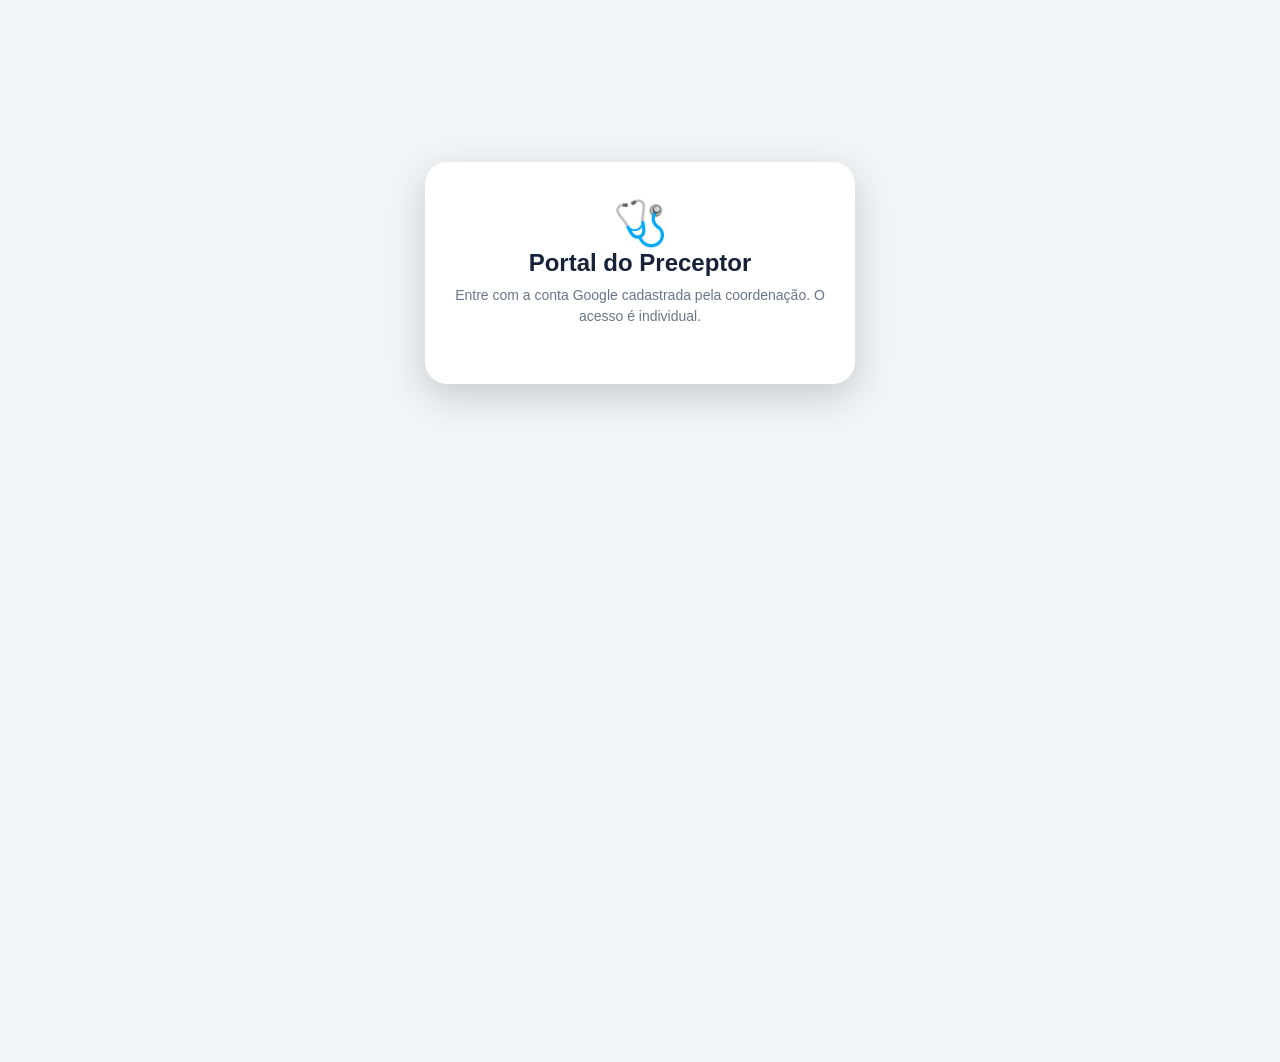
<file: portal-preceptor/index.html>
<!doctype html>
<html lang="pt-BR">
<head>
  <meta charset="utf-8">
  <meta name="viewport" content="width=device-width,initial-scale=1,viewport-fit=cover">
  <meta name="theme-color" content="#075f91">
  <meta name="mobile-web-app-capable" content="yes">
  <meta name="apple-mobile-web-app-capable" content="yes">
  <meta name="apple-mobile-web-app-status-bar-style" content="default">
  <meta name="apple-mobile-web-app-title" content="PreceptorPed">
  <title>Portal do Preceptor — ResidPed UEA</title>
  <link rel="manifest" href="manifest.webmanifest">
  <link rel="icon" href="icon.svg" type="image/svg+xml">
  <link rel="apple-touch-icon" href="icon.svg">
  <script src="https://accounts.google.com/gsi/client" async defer></script>
  <script src="vendor/pdf-lib.min.js" defer></script>
  <script src="evaluation-pdf.js" defer></script>
  <script src="evaluation-exports.js" defer></script>
  <script src="attendance-pdf.js" defer></script>
  <script src="attendance-exports.js" defer></script>
  <style>
    :root{
      --green:#007a4d;--green-dark:#005e3b;--green-soft:#e8f5ef;
      --blue:#075f91;--blue-dark:#064f72;--blue-soft:#e9f3f8;
      --ink:#152238;--muted:#687789;--bg:#f2f5f7;--line:#dce4e8;
      --red:#b42318;--red-soft:#fff0ef;--amber:#a15c00;--amber-soft:#fff5df;
      --white:#fff;--shadow:0 4px 18px rgba(20,52,72,.08)
    }
    *{box-sizing:border-box}
    html{scroll-behavior:smooth}
    body{margin:0;background:var(--bg);color:var(--ink);font-family:Arial,sans-serif}
    button,input,select,textarea{font:inherit}
    button{cursor:pointer}
    button:disabled{cursor:not-allowed;opacity:.55}
    button:focus-visible,input:focus-visible,select:focus-visible,textarea:focus-visible{outline:3px solid rgba(7,95,145,.2);outline-offset:2px}
    .shell{max-width:1180px;margin:auto;min-height:100vh;background:var(--bg)}
    header{background:linear-gradient(135deg,var(--blue-dark),#087aa0);color:#fff;padding:24px 24px 18px;border-radius:0 0 24px 24px;box-shadow:0 8px 28px rgba(6,79,114,.18)}
    .brand{font-size:25px;font-weight:800}.sub{opacity:.9;margin-top:3px}
    .profile{display:flex;align-items:center;gap:12px;border-top:1px solid #ffffff38;margin-top:18px;padding-top:15px}
    .profile img{width:42px;height:42px;border-radius:50%;background:#fff;object-fit:cover}
    .grow{flex:1;min-width:0}.small{font-size:13px;opacity:.9;margin-top:2px;white-space:nowrap;overflow:hidden;text-overflow:ellipsis}
    .btn-out{border:1px solid #ffffff99;background:transparent;color:#fff;border-radius:9px;padding:9px 13px}
    .top-tabs{display:flex;gap:8px;padding:14px 24px 0}
    .top-tabs button{border:1px solid var(--line);background:#fff;color:var(--muted);padding:11px 16px;border-radius:11px;font-weight:800}
    .top-tabs button.active{background:var(--blue);border-color:var(--blue);color:#fff}
    .attendance-table{width:100%;border-collapse:collapse;min-width:760px}.attendance-table th{font-size:11px;padding:10px 6px;text-align:center}.attendance-table th:first-child{text-align:left}.attendance-table td{padding:9px 6px;text-align:center}.attendance-table td:first-child{text-align:left}.attendance-btn{border:1px solid var(--line);border-radius:8px;background:#fff;min-width:34px;padding:8px 4px;font-weight:800;color:var(--muted)}.attendance-btn.P{background:var(--green-soft);border-color:#8bd0b0;color:var(--green-dark)}.attendance-btn.A{background:var(--red-soft);border-color:#e1a6a0;color:var(--red)}.attendance-btn.T{background:var(--amber-soft);border-color:#efcc7e;color:var(--amber)}.week-controls{display:flex;align-items:center;justify-content:space-between;gap:12px;margin-bottom:14px}.week-controls b{font-size:16px}
    .eval-domain{padding:14px 0;border-bottom:1px solid var(--line)}.eval-domain:last-child{border-bottom:0}.eval-domain h3{margin:0 0 10px;color:var(--blue);font-size:15px}.eval-item{padding:11px 0;border-top:1px solid #edf1f3}.eval-item label{display:block;font-size:13px;line-height:1.4;margin-bottom:7px}.eval-score{display:flex;align-items:center;gap:12px}.eval-score input{flex:1;accent-color:var(--green)}.eval-score b{width:30px;text-align:center;color:var(--green);font-size:17px}.final-score{display:flex;align-items:center;justify-content:space-between;background:var(--green-soft);border-radius:13px;padding:15px}.final-score b{font-size:28px;color:var(--green-dark)}
    .content{padding:18px 24px 28px}
    .view.hide,.hide{display:none!important}
    .card{background:#fff;border-radius:18px;padding:20px;margin-bottom:15px;box-shadow:var(--shadow);border:1px solid rgba(220,228,232,.72)}
    .hero{display:flex;align-items:flex-start;justify-content:space-between;gap:18px;border-left:6px solid var(--green)}
    .hero-copy{max-width:760px}.eyebrow{color:var(--green);font-size:12px;font-weight:900;letter-spacing:.08em;text-transform:uppercase;margin-bottom:7px}
    h1,h2,h3,p{margin-top:0}h2{font-size:21px;margin-bottom:8px}h3{font-size:16px;margin-bottom:10px}
    .muted{color:var(--muted);font-size:14px;line-height:1.5}.hero .muted{margin-bottom:0}
    .primary,.secondary,.refresh,.submit{border:0;border-radius:11px;padding:12px 16px;font-weight:800}
    .primary,.submit{background:var(--green);color:#fff}.primary:hover,.submit:hover{background:var(--green-dark)}
    .secondary,.refresh{background:var(--blue);color:#fff}.secondary:hover,.refresh:hover{background:var(--blue-dark)}
    .filters{display:grid;grid-template-columns:.72fr 1.35fr 1fr 1fr;gap:12px;align-items:end}
    .field label{display:block;font-size:12px;font-weight:800;margin:0 0 6px;color:#445267}
    .field select,.field input{width:100%;height:43px;border:1px solid var(--line);border-radius:10px;background:#fff;color:var(--ink);padding:0 11px}
    .filter-actions{display:flex;align-items:center;justify-content:space-between;gap:12px;margin-top:14px;padding-top:14px;border-top:1px solid var(--line)}
    .check{display:flex;align-items:center;gap:8px;color:#445267;font-size:13px;font-weight:700}.check input{width:17px;height:17px;accent-color:var(--green)}
    .filter-buttons{display:flex;gap:8px}.filter-buttons button{min-height:42px}
    .summary{display:grid;grid-template-columns:repeat(4,1fr);gap:12px;margin-bottom:15px}
    .metric{background:#fff;border:1px solid var(--line);border-radius:15px;padding:16px;box-shadow:var(--shadow)}
    .metric-label{font-size:12px;color:var(--muted);font-weight:700}.metric-value{font-size:27px;font-weight:900;margin-top:5px;color:var(--blue)}
    .metric.open .metric-value{color:var(--amber)}.metric.alert .metric-value{color:var(--red)}.metric.good .metric-value{color:var(--green)}
    .list-head{display:flex;align-items:center;justify-content:space-between;gap:14px;margin-bottom:15px}
    .list-head h2{margin:0}.list-meta{font-size:13px;color:var(--muted);margin-top:4px}
    .table-wrap{overflow-x:auto;border:1px solid var(--line);border-radius:13px}
    table{width:100%;border-collapse:collapse;min-width:900px;background:#fff}
    th{background:#f7f9fa;color:#536174;text-transform:uppercase;letter-spacing:.04em;font-size:11px;text-align:left;padding:12px;border-bottom:1px solid var(--line)}
    td{font-size:13px;padding:14px 12px;border-bottom:1px solid #e8edf0;vertical-align:top}
    tbody tr:last-child td{border-bottom:0}.resident-name{font-weight:800;font-size:14px}.resident-year{color:var(--muted);font-size:12px;margin-top:3px}
    .date-main,.time-main{font-weight:800}.cell-note{font-size:11px;color:var(--muted);margin-top:4px;line-height:1.35}
    .distance{display:inline-flex;margin-top:6px;padding:4px 7px;border-radius:7px;font-size:11px;font-weight:800;background:#eef2f4;color:#59687a}
    .distance.ok{background:var(--green-soft);color:var(--green-dark)}.distance.out{background:var(--red-soft);color:var(--red)}
    .pill{display:inline-flex;align-items:center;gap:6px;padding:6px 9px;border-radius:99px;font-size:11px;font-weight:900;white-space:nowrap}
    .pill.done{background:var(--green-soft);color:var(--green-dark)}.pill.open{background:var(--amber-soft);color:var(--amber)}.pill.out{background:var(--red-soft);color:var(--red)}.pill.orphan{background:#eef2f4;color:#59687a}
    .dot{width:7px;height:7px;border-radius:50%;background:currentColor}
    .loading{display:flex;align-items:center;justify-content:center;min-height:180px;color:var(--muted);font-size:14px}
    .spinner{width:18px;height:18px;border:2px solid var(--line);border-top-color:var(--blue);border-radius:50%;animation:spin .8s linear infinite;margin-right:10px}@keyframes spin{to{transform:rotate(360deg)}}
    .empty{text-align:center;padding:36px 18px}.empty-icon{font-size:34px;margin-bottom:8px}.empty h3{margin-bottom:6px}.empty p{margin-bottom:0}
    .error{background:var(--red-soft);color:var(--red);padding:13px;border-radius:10px;font-size:13px;margin-top:14px}
    .login{max-width:430px;margin:18vh auto;background:#fff;border-radius:22px;padding:35px 25px;text-align:center;box-shadow:0 12px 36px #1233}
    .login-icon{font-size:44px}.login h1{font-size:24px;margin-bottom:8px}
    .task{border-top:5px solid var(--green)}.meta{display:flex;gap:8px;flex-wrap:wrap;margin:10px 0 14px}.tag{background:var(--green-soft);color:#00633f;border-radius:99px;padding:6px 10px;font-weight:700;font-size:12px}.resident{font-size:22px;font-weight:800;margin:14px 0}.choices{display:grid;gap:9px}.choice{width:100%;border:1px solid var(--line);border-radius:11px;background:#fff;padding:13px;text-align:left;font-size:15px;font-weight:700}.choice.selected{border:2px solid var(--green);background:#eaf7f1;color:#00653f}.choice.abs.selected{border-color:#c83b32;background:var(--red-soft);color:#9d1b14}textarea{width:100%;height:76px;border:1px solid var(--line);border-radius:10px;padding:11px;margin-top:12px}.submit,.refresh{width:100%;font-size:15px;margin-top:12px}.done-card{border-left:5px solid #7c8a96}.status{font-weight:800;color:var(--green)}
    .feedback-intro{background:var(--blue-soft);border-left:5px solid var(--blue);color:#334d63}.feedback-grid{display:grid;grid-template-columns:repeat(2,minmax(0,1fr));gap:15px}.feedback-card{margin:0;border-top:5px solid var(--green)}.feedback-card:nth-child(2n){border-top-color:var(--blue)}.feedback-card.full{grid-column:1/-1}.feedback-card h3{color:var(--blue);margin-bottom:9px}.feedback-card p{font-size:14px;line-height:1.55;color:#43546a;margin-bottom:10px}.feedback-card p:last-child{margin-bottom:0}.feedback-tip{margin-top:12px;padding:11px 12px;border-radius:10px;background:var(--green-soft);font-size:13px;line-height:1.45;color:#315d4a}.sbi{display:grid;grid-template-columns:repeat(3,1fr);gap:10px;margin-top:12px}.sbi-step{border:1px solid var(--line);border-radius:11px;padding:12px;background:#f8fafb}.sbi-step b{display:block;color:var(--green-dark);margin-bottom:5px}.sbi-step span{font-size:13px;line-height:1.4;color:#506074}.scale{display:grid;grid-template-columns:repeat(4,1fr);gap:9px;margin-top:12px}.scale-item{border-radius:10px;padding:10px;font-size:12px;line-height:1.35}.scale-item b{display:block;font-size:15px;margin-bottom:3px}.scale-item.critical{background:var(--red-soft);color:var(--red)}.scale-item.attention{background:var(--amber-soft);color:var(--amber)}.scale-item.good{background:var(--blue-soft);color:var(--blue-dark)}.scale-item.great{background:var(--green-soft);color:var(--green-dark)}
    .apc-intro{background:var(--blue-soft);border-left:5px solid var(--blue);color:#334d63;font-size:14px;line-height:1.55}.apc-grid{display:grid;grid-template-columns:repeat(2,minmax(0,1fr));gap:15px}.apc-card{margin:0;border-top:5px solid var(--green)}.apc-card:nth-child(2n){border-top-color:var(--blue)}.apc-card h3{font-size:16px;line-height:1.4;color:var(--blue);margin-bottom:9px}.apc-card p{font-size:13px;line-height:1.5;color:#43546a;margin-bottom:0}.apc-tag{display:inline-block;background:var(--green-soft);color:var(--green-dark);border-radius:99px;padding:6px 10px;margin-top:12px;font-size:12px;font-weight:800}
    .schedule-grid{display:grid;grid-template-columns:repeat(3,minmax(0,1fr));gap:12px}.schedule-person{border:1px solid var(--line);border-radius:13px;padding:14px;background:#fff}.schedule-person h3{color:var(--blue);margin-bottom:6px}.schedule-person p{font-size:13px;line-height:1.5;margin:3px 0}.schedule-person small{color:var(--muted)}.schedule-filters{display:grid;grid-template-columns:1fr 1fr auto;gap:12px;align-items:end}.schedule-list{display:grid;gap:10px}.schedule-row{display:grid;grid-template-columns:1.1fr 1.2fr 1fr 1fr;gap:12px;border-bottom:1px solid var(--line);padding:12px 0;font-size:13px;line-height:1.4}.schedule-row:last-child{border-bottom:0}.schedule-row b{display:block;color:var(--blue)}
    .location-note{background:var(--blue-soft);border-left:5px solid var(--blue);font-size:13px;line-height:1.5;color:#334d63}.location-summary{font-size:13px;line-height:1.55;background:#f8fafb;border:1px solid var(--line);border-radius:11px;padding:13px;margin-top:14px}.location-actions{display:flex;gap:9px;flex-wrap:wrap;margin-top:12px}.location-actions button{width:auto;margin:0}.location-actions .secondary{background:#fff;color:var(--blue);border:1px solid var(--blue)}
    .evaluation-export-filters{display:grid;grid-template-columns:1fr 1.5fr;gap:12px;margin:16px 0}.evaluation-export-actions{display:flex;gap:10px;flex-wrap:wrap}.evaluation-export-status{margin:12px 0 0}.evaluation-export-refresh{border:1px solid var(--line);background:#fff;color:var(--blue);border-radius:10px;padding:10px 14px;font-weight:700}
    @media(max-width:600px){.evaluation-export-filters{grid-template-columns:1fr}.evaluation-export-actions button{width:100%}}
    footer{text-align:center;color:var(--muted);font-size:12px;padding:5px 20px 25px}
    .toast{position:fixed;right:22px;bottom:22px;z-index:20;background:var(--ink);color:#fff;border-radius:11px;padding:12px 16px;font-size:13px;box-shadow:0 10px 30px #1522383b;transform:translateY(25px);opacity:0;pointer-events:none;transition:.2s}.toast.show{transform:none;opacity:1}.toast.error-toast{background:var(--red)}
    @media(max-width:780px){
      header{border-radius:0;padding:20px 16px 16px}.brand{font-size:22px}.top-tabs{padding:12px 14px 0;overflow-x:auto}.top-tabs button{flex:0 0 auto;padding:10px 8px;font-size:13px}.content{padding:14px}.hero{display:block;padding:17px}.hero .secondary{width:100%;margin-top:14px}.filters{grid-template-columns:1fr 1fr}.summary{grid-template-columns:1fr 1fr}.feedback-grid,.apc-grid{grid-template-columns:1fr}.feedback-card.full{grid-column:auto}.sbi,.scale{grid-template-columns:1fr}.filter-actions{align-items:flex-start;flex-direction:column}.filter-buttons{width:100%}.filter-buttons button{flex:1}.list-head{align-items:flex-start;flex-direction:column}.list-head .primary{width:100%}.small{white-space:normal}.profile{align-items:flex-start}
      .table-wrap{overflow:visible;border:0}.table-wrap table{min-width:0;background:transparent}.table-wrap thead{display:none}.table-wrap tbody{display:grid;gap:10px}.table-wrap tr{display:grid;grid-template-columns:1fr 1fr;background:#fff;border:1px solid var(--line);border-radius:13px;padding:3px 12px;box-shadow:0 3px 12px rgba(20,52,72,.05)}.table-wrap td{display:block;padding:11px 5px;border-bottom:1px solid #edf1f3}.table-wrap td::before{content:attr(data-label);display:block;color:var(--muted);font-size:10px;text-transform:uppercase;letter-spacing:.04em;font-weight:800;margin-bottom:5px}.table-wrap td:first-child,.table-wrap td:nth-child(2),.table-wrap td:last-child{grid-column:1/-1}.table-wrap td:nth-last-child(-n+1){border-bottom:0}
    }
    @media(max-width:480px){.filters{grid-template-columns:1fr}.summary{gap:8px}.metric{padding:13px}.metric-value{font-size:23px}.profile img{width:36px;height:36px}.btn-out{padding:8px 10px}.table-wrap tr{grid-template-columns:1fr}.table-wrap td{grid-column:1/-1}}
  </style>
</head>
<body>
<div class="shell">
  <section id="login" class="login">
    <div class="login-icon">🩺</div>
    <h1>Portal do Preceptor</h1>
    <p class="muted">Entre com a conta Google cadastrada pela coordenação. O acesso é individual.</p>
    <div id="googleBtn" style="display:flex;justify-content:center;margin-top:22px"></div>
    <div id="loginError"></div>
  </section>

  <main id="app" class="hide">
    <header>
      <div class="brand">ResidPed UEA</div>
      <div class="sub">Portal do Preceptor</div>
      <div class="profile">
        <img id="photo" alt="Foto do preceptor">
        <div class="grow"><b id="name"></b><div class="small" id="assignments"></div></div>
        <button class="btn-out" onclick="logout()">Sair</button>
      </div>
    </header>

    <nav class="top-tabs" aria-label="Áreas do portal">
      <button id="tab-escala" class="active" onclick="showView('escala')">Escala</button>
      <button id="tab-local" onclick="showView('local')">Local do módulo</button>
      <button id="tab-pontos" onclick="showView('pontos')">Painel de ponto</button>
      <button id="tab-frequencia" onclick="showView('frequencia')">Frequência</button>
      <button id="tab-avaliacao" onclick="showView('avaliacao')">Avaliar residente</button>
      <button id="tab-feedback" onclick="showView('feedback')">Guia de feedback</button>
      <button id="tab-apcs" onclick="showView('apcs')">APCs</button>
      <button id="tab-validacoes" onclick="showView('validacoes')">Validações</button>
    </nav>

    <section id="view-escala" class="content view">
      <div class="card hero"><div class="hero-copy"><div class="eyebrow">Escala de residência</div><h2>Residentes no módulo atual</h2><p class="muted">A escala é calculada pela data atual a partir dos períodos cadastrados. A planilha inicial não é consultada no dia a dia.</p></div><button class="secondary" onclick="loadSchedule()">↻ Atualizar</button></div>
      <div class="card"><div class="schedule-filters"><div class="field"><label for="scheduleModule">Módulo</label><select id="scheduleModule" onchange="loadSchedule()"><option value="">Todos os módulos</option></select></div><div class="field"><label for="scheduleResident">Residente</label><select id="scheduleResident" onchange="loadSchedule()"><option value="">Todos os residentes</option></select></div><button class="primary" onclick="loadSchedule()">Aplicar filtros</button></div></div>
      <div class="card"><h2>Módulo vigente</h2><div id="scheduleCurrent" class="schedule-grid"><div class="muted">Carregando escala…</div></div></div>
      <div class="card"><h2>Próximos residentes</h2><div id="scheduleNext" class="schedule-list"><div class="muted">Carregando escala…</div></div></div>
      <div class="card"><h2>Escala geral</h2><div id="scheduleAll" class="schedule-list"><div class="muted">Carregando escala…</div></div></div>
    </section>

    <section id="view-local" class="content view hide">
      <div class="card hero"><div class="hero-copy"><div class="eyebrow">Check-in por geolocalização</div><h2>Local do módulo</h2><p class="muted">Cadastre o ponto de referência do módulo antes das atividades. A alteração passa a valer nos próximos check-ins; os registros anteriores permanecem inalterados.</p></div></div>
      <div class="card location-note"><b>📍 Como configurar:</b> estando na unidade, toque em “Usar minha localização atual”, revise o nome do local e salve. O GPS será solicitado somente nesse momento.</div>
      <div class="card"><div class="field"><label for="locationAssignment">Módulo vinculado</label><select id="locationAssignment" onchange="selectModuleLocation()"><option value="">Carregando módulos…</option></select></div><div class="field"><label for="locationName">Nome do local</label><input id="locationName" placeholder="Ex.: Ambulatório de Pediatria — Unidade X"></div><div class="filters" style="grid-template-columns:1fr 1fr 1fr"><div class="field"><label for="locationLat">Latitude</label><input id="locationLat" type="number" step="any" placeholder="-3.100000"></div><div class="field"><label for="locationLng">Longitude</label><input id="locationLng" type="number" step="any" placeholder="-60.000000"></div><div class="field"><label for="locationRadius">Raio permitido (m)</label><input id="locationRadius" type="number" min="25" max="1000" value="150"></div></div><div class="location-actions"><button class="secondary" onclick="useCurrentModuleLocation()">⌖ Usar minha localização atual</button><button id="saveLocation" class="primary" onclick="saveModuleLocation()">Salvar local do módulo</button></div><div id="locationSummary" class="location-summary">Selecione um módulo para consultar a configuração atual.</div></div>
    </section>

    <section id="view-pontos" class="content view hide">
      <div class="card hero">
        <div class="hero-copy">
          <div class="eyebrow">Acompanhamento de presença</div>
          <h2>Check-ins dos residentes</h2>
          <p class="muted">Consulte entradas e saídas registradas na planilha Pontos. A visualização respeita os anos vinculados ao seu acesso.</p>
        </div>
        <button class="secondary" onclick="loadPontos()">↻ Atualizar dados</button>
      </div>

      <div class="card">
        <div class="filters">
          <div class="field"><label for="filterAno">Ano</label><select id="filterAno" onchange="updateResidentOptions()"><option value="">Todos</option></select></div>
          <div class="field"><label for="filterResidente">Residente</label><select id="filterResidente"><option value="">Todos os residentes</option></select></div>
          <div class="field"><label for="filterInicio">Período inicial</label><input id="filterInicio" type="date"></div>
          <div class="field"><label for="filterFim">Período final</label><input id="filterFim" type="date"></div>
        </div>
        <div class="filter-actions">
          <label class="check"><input id="filterAbertos" type="checkbox" onchange="renderPontos()"> Mostrar somente registros em aberto</label>
          <div class="filter-buttons"><button class="secondary" onclick="clearPointFilters()">Limpar</button><button class="primary" onclick="loadPontos()">Aplicar filtros</button></div>
        </div>
      </div>

      <div id="pointSummary" class="summary" aria-live="polite">
        <div class="metric"><div class="metric-label">Registros no período</div><div class="metric-value">—</div></div>
        <div class="metric open"><div class="metric-label">Em aberto</div><div class="metric-value">—</div></div>
        <div class="metric alert"><div class="metric-label">Fora do raio</div><div class="metric-value">—</div></div>
        <div class="metric good"><div class="metric-label">Distância média</div><div class="metric-value">—</div></div>
      </div>

      <div class="card">
        <div class="list-head">
          <div><h2>Lista de pontos</h2><div id="pointMeta" class="list-meta">Carregando registros…</div></div>
          <button id="exportButton" class="primary" onclick="exportPontos()" disabled>↓ Exportar lista (CSV)</button>
        </div>
        <div id="pointList" class="loading"><span class="spinner"></span>Consultando a planilha Pontos…</div>
      </div>
    </section>

    <section id="view-frequencia" class="content view hide">
      <div class="card"><h2>Ficha mensal de frequência</h2><p class="muted">Selecione o mês e o residente para emitir uma ficha em PDF, com a logo da UEA e seu nome e e-mail. A ficha usa a frequência salva dos seus módulos atuais. Salve os lançamentos da semana antes de emitir. Uma cópia será disponibilizada automaticamente ao residente e à supervisão no ADM.</p><div class="evaluation-export-filters"><div class="field"><label for="attendancePdfMonth">Mês de referência</label><input id="attendancePdfMonth" type="month" onchange="loadAttendanceMonth()"></div><div class="field"><label for="attendancePdfResident">Residente da ficha mensal</label><select id="attendancePdfResident" onchange="attendanceMonthStatus()" disabled><option value="">Selecione o residente</option></select></div></div><div class="evaluation-export-actions"><button id="exportAttendancePdf" class="primary" onclick="exportAttendancePdf()" disabled>↓ Baixar frequência mensal em PDF</button><button id="refreshAttendanceMonth" class="evaluation-export-refresh" onclick="loadAttendanceMonth()">Atualizar mês</button></div><p id="attendancePdfStatus" class="muted evaluation-export-status" role="status" aria-live="polite">Escolha o mês e o residente.</p></div>
      <div class="card hero"><div class="hero-copy"><div class="eyebrow">Registro semanal</div><h2>Frequência dos residentes</h2><p class="muted">Toque no dia para alternar entre presente, falta, atraso e sem registro. O lançamento vale para manhã e tarde.</p></div></div>
      <div class="card"><div class="week-controls"><button class="secondary" onclick="changeAttendanceWeek(-1)">← Semana anterior</button><b id="attendanceWeekLabel">—</b><button class="secondary" onclick="changeAttendanceWeek(1)">Próxima semana →</button></div><button class="primary" onclick="markAttendanceWeek('P')">✓ Marcar todos presentes</button><div class="table-wrap" style="margin-top:14px"><table class="attendance-table"><thead id="attendanceHead"></thead><tbody id="attendanceBody"></tbody></table></div><button id="saveAttendance" class="submit" onclick="saveAttendance()">Salvar frequência da semana</button><button class="secondary" style="margin-top:10px" onclick="exportarFrequencia()">↓ Exportar frequência da semana (CSV)</button></div>
    </section>

    <section id="view-avaliacao" class="content view hide">
      <div class="card hero"><div class="hero-copy"><div class="eyebrow">Avaliação formativa</div><h2>Avaliar residente</h2><p class="muted">Registro restrito aos residentes vinculados aos seus módulos.</p></div></div>
      <div class="card"><div class="field"><label for="evalResident">Residente</label><select id="evalResident"><option value="">Carregando residentes…</option></select></div><div class="field"><label for="evalPeriod">Período</label><input id="evalPeriod" placeholder="Ex.: 1º módulo / agosto de 2026"></div><div class="field"><label for="evalDate">Data</label><input id="evalDate" type="date"></div></div>
      <div class="card"><div id="evaluationItems"></div></div>
      <div class="card"><div class="final-score"><div><div class="metric-label">Média final</div><div class="muted" id="evalConcept">—</div></div><b id="evalFinal">—</b></div><div class="field" style="margin-top:16px"><label for="evalObs">Observações do preceptor</label><textarea id="evalObs" maxlength="300" aria-describedby="evalObsHint" placeholder="Comentário breve: pontos fortes e oportunidades de melhoria (até 300 caracteres)."></textarea><div id="evalObsHint" class="muted">Até 300 caracteres, para manter a ficha em uma página A4.</div></div><button id="saveEvaluation" class="submit" onclick="saveEvaluation()">Salvar avaliação</button></div>
      <div class="card">
        <h2>Exportar avaliações salvas</h2>
        <p class="muted">Baixe suas avaliações em CSV para abrir no Excel ou em PDF. Ao emitir o PDF, seu nome e e-mail identificam a ficha, e uma cópia fica disponível no portal do respectivo residente. Salve a avaliação acima para incluí-la na exportação.</p>
        <div class="evaluation-export-filters">
          <div class="field"><label for="exportEvalResident">Residente</label><select id="exportEvalResident" onchange="renderExportEvaluationOptions()" disabled><option value="">Todos os residentes</option></select></div>
          <div class="field"><label for="exportEvaluation">Avaliação</label><select id="exportEvaluation" onchange="updateEvaluationExportStatus()" disabled><option value="">Todas as avaliações</option></select></div>
        </div>
        <div class="evaluation-export-actions">
          <button id="exportEvaluationsCsv" class="secondary" onclick="exportarAvaliacoes()" disabled>↓ Exportar CSV (Excel)</button>
          <button id="exportEvaluationsPdf" class="primary" onclick="exportarAvaliacoesPdf()" disabled>↓ Baixar fichas em PDF</button>
          <button id="refreshEvaluationExports" class="evaluation-export-refresh" onclick="loadEvaluationExports()">Atualizar lista</button>
        </div>
        <p id="evaluationExportStatus" class="muted evaluation-export-status" role="status" aria-live="polite">Carregando avaliações salvas…</p>
      </div>
    </section>

    <section id="view-feedback" class="content view hide">
      <div class="card hero">
        <div class="hero-copy"><div class="eyebrow">Apoio à preceptoria</div><h2>Guia de feedback</h2><p class="muted">Uma referência prática para conversas de desenvolvimento com os residentes, antes ou depois da avaliação.</p></div>
      </div>
      <div class="card feedback-intro"><b>💡 Feedback eficaz é específico, baseado em comportamentos observáveis e orientado para o próximo passo.</b> Use este guia para preparar uma conversa breve, respeitosa e útil.</div>
      <div class="feedback-grid">
        <article class="card feedback-card"><h3>🎯 O que torna o feedback eficaz?</h3><p>Descreva o que você observou, compare com o padrão esperado e combine uma ação de melhoria. O foco é o comportamento e seu impacto — não a pessoa.</p><div class="feedback-tip">✅ Prefira: “Na visita, a explicação ficou incompleta para a família” a “Você se comunica mal”.</div></article>
        <article class="card feedback-card"><h3>⏰ Momento e contexto</h3><p>Dê o retorno logo após a observação, em ambiente privado e quando houver abertura para escuta. Evite momentos de estresse agudo ou expor o residente diante de pacientes e equipe.</p><div class="feedback-tip">📅 Uma conversa de 10 minutos ao fim do plantão pode tornar o feedback parte da rotina.</div></article>
        <article class="card feedback-card full"><h3>📐 Método SBI: Situação – Comportamento – Impacto</h3><p>Uma estrutura simples para ser objetivo, justo e fácil de compreender.</p><div class="sbi"><div class="sbi-step"><b>S — Situação</b><span>Indique quando e onde ocorreu: “Na visita de ontem…”</span></div><div class="sbi-step"><b>B — Comportamento</b><span>Descreva o que foi observado sem julgamento: “ao explicar o diagnóstico…”</span></div><div class="sbi-step"><b>I — Impacto</b><span>Explique o efeito: “a família ficou confusa e ansiosa”.</span></div></div><div class="feedback-tip">💬 Depois, pergunte: “Como você percebeu essa situação?” e combine um passo prático para a próxima oportunidade.</div></article>
        <article class="card feedback-card"><h3>🔄 Formativo e somativo</h3><p><b>Formativo:</b> contínuo, para reconhecer potências, identificar dificuldades e ajustar a prática. <b>Somativo:</b> ao final do período, para apoiar a progressão com base nas avaliações acumuladas.</p><div class="feedback-tip">⚖️ O feedback formativo frequente prepara e qualifica a avaliação somativa.</div></article>
        <article class="card feedback-card"><h3>⚠️ Erros comuns a evitar</h3><p>Evite efeito halo (uma impressão definindo tudo), comentários vagos, generalizações e rótulos pessoais. Traga exemplos concretos e espaço para a perspectiva do residente.</p><div class="feedback-tip">✅ Termine com um acordo: o que manter, o que desenvolver e quando revisar o progresso.</div></article>
        <article class="card feedback-card full"><h3>📈 Referência para a escala de desempenho</h3><div class="scale"><div class="scale-item critical"><b>0–4,9</b>Insatisfatório: requer intervenção e plano de recuperação.</div><div class="scale-item attention"><b>5–6,9</b>Regular: atende parcialmente; acompanhar de perto.</div><div class="scale-item good"><b>7–8,9</b>Bom: desempenho dentro do esperado.</div><div class="scale-item great"><b>9–10</b>Ótimo: supera as expectativas.</div></div></article>
      </div>
    </section>

    <section id="view-apcs" class="content view hide">
      <div class="card hero"><div class="hero-copy"><div class="eyebrow">Referência pedagógica</div><h2>Atividades Profissionais Confiáveis</h2><p class="muted">Use as APCs para contextualizar observações e conversas de desenvolvimento com residentes.</p></div></div>
      <div class="card apc-intro"><b>Referência de aprendizagem para Pediatria Geral.</b> As 12 APCs organizam situações centrais da prática pediátrica e não substituem os objetivos, a supervisão ou os instrumentos de avaliação definidos pelo programa de residência.</div>
      <div class="apc-grid" id="apcGrid"></div>
    </section>

    <section id="view-validacoes" class="content view hide">
      <div class="card hero">
        <div class="hero-copy"><div class="eyebrow">Frequência</div><h2>Validação aleatória</h2><p class="muted">Em cada dia, até três residentes são sorteados. Você verá somente as verificações atribuídas a você e já liberadas pelo horário.</p></div>
      </div>
      <div id="tasks" class="loading"><span class="spinner"></span>Verificando solicitações…</div>
      <button class="refresh" onclick="loadTasks()">↻ Atualizar validações</button>
    </section>
    <footer>Os dados exibidos vêm da planilha Pontos. Não há rastreamento contínuo de localização.</footer>
  </main>
</div>
<div id="toast" class="toast" role="status" aria-live="polite"></div>

<script>
const CLIENT_ID='439450410940-2teog3fo9flv2hvidgop73dtsuj4okp2.apps.googleusercontent.com';
const API='https://script.google.com/macros/s/AKfycbwmswGhzjFwkQEo_laOjSbrEtdVZcXL4CcKj6jo-y7xFdYGSknDREDb-gGyYgZ_G_0D/exec';
let token='',profile=null,selected={},currentView='escala',tasksLoaded=false;
let pointCatalog={anos:[],residentes:[]},pointJourneys=[];
let attendanceResidents=[],attendanceRecords={},attendanceWeekStart='';
let evaluationResidents=[],evaluationScores=[7,7,7,7,7,7,7,7,7];
let moduleLocations=[],locationAssignments=[];
const EVALUATION_ITEMS=[['Conhecimentos','Apreendeu os pressupostos teóricos relacionados à prática profissional','conhecimentos'],['Habilidades','Realizou com segurança procedimentos de prevenção, diagnóstico e tratamento nas práticas clínicas e/ou cirúrgicas','habilidades'],['Atitudes','Foi pontual, assíduo e cumpriu o horário destinado às atividades da residência','atitudes'],['Atitudes','Identificou problemas e propôs soluções para o bom funcionamento do setor','atitudes'],['Atitudes','Esteve disponível para executar atividades e procedimentos conforme a necessidade dos pacientes','atitudes'],['Atitudes','Relacionou-se com o paciente de forma cordial e respeitosa, explicando as condutas adotadas','atitudes'],['Atitudes','Relacionou-se com os preceptores e demais profissionais com cordialidade e respeito','atitudes'],['Atitudes','Relacionou-se com os outros residentes de forma cordial, respeitando as diferenças individuais','atitudes'],['Atitudes','Sessão anátomo-clínica: participação e desempenho','atitudes']];
const APCS=[
['APC 1','Atenção primária preventiva','Acompanhamento preventivo de crianças e adolescentes em todas as idades','—'],
['APC 2','Atenção primária à criança com necessidades complexas','Cuidado longitudinal de condições crônicas, complexas ou necessidades especiais','—'],
['APC 3','Manejo de queixas agudas frequentes','Avaliação e plano de cuidado para diagnósticos pediátricos comuns','—'],
['APC 4','Saúde mental e comportamento','Identificação e manejo inicial de demandas comportamentais e de saúde mental','—'],
['APC 5','Cuidado do recém-nascido antes da alta','Avaliação, orientação e planejamento da alta neonatal','—'],
['APC 6','Encaminhamento e interconsulta especializados','Reconhecimento da necessidade, manejo inicial e comunicação para referência','—'],
['APC 7','Paciente gravemente enfermo','Avaliação rápida, estabilização inicial e mobilização de recursos','—'],
['APC 8','Transição e passagem de caso','Comunicação clínica segura entre profissionais e cenários de cuidado','—'],
['APC 9','Procedimentos pediátricos comuns','Indicação, realização segura e manejo de complicações','—'],
['APC 10','Trabalho em equipe interprofissional','Coordenação de cuidado colaborativo e centrado na família','—'],
['APC 11','Equidade no cuidado pediátrico','Atenção às iniquidades, determinantes sociais e necessidades de cada família','—'],
['APC 12','Tecnologia e fontes de informação','Uso crítico e seguro de tecnologia e informação para aprender e cuidar','—']
];

function api(tipo,dados={},signal){
  return fetch(API,{method:'POST',headers:{'Content-Type':'text/plain;charset=utf-8'},body:JSON.stringify({tipo:tipo,token:token,dados:dados}),signal})
    .then(r=>r.json()).then(r=>{if(!r.ok)throw new Error(r.erro||'Não foi possível concluir.');return r});
}

function decodeJwt(t){try{return JSON.parse(decodeURIComponent(escape(atob(t.split('.')[1].replace(/-/g,'+').replace(/_/g,'/')))))}catch(e){return{}}}
async function credential(resp){token=resp.credential;sessionStorage.setItem('preceptor_token',token);await enter()}

async function enter(){
  try{
    const r=await api('perfil_preceptor');
    profile=r.perfil;
    const claims=decodeJwt(token);
    document.getElementById('name').textContent=profile.nome;
    document.getElementById('photo').src=claims.picture||'';
    document.getElementById('assignments').textContent=profile.atribuicoes.map(a=>a.ano+' · '+a.modulo).join(' | ');
    document.getElementById('login').classList.add('hide');
    document.getElementById('app').classList.remove('hide');
    setDefaultPeriod();
    await loadSchedule();
  }catch(e){sessionStorage.removeItem('preceptor_token');showLoginError(e.message)}
}

function showLoginError(msg){document.getElementById('loginError').innerHTML='<div class="error">'+esc(msg)+'</div>'}

function showView(view){
  currentView=view;
  document.querySelectorAll('.view').forEach(el=>el.classList.add('hide'));
  document.querySelectorAll('.top-tabs button').forEach(el=>el.classList.remove('active'));
  document.getElementById('view-'+view).classList.remove('hide');
  document.getElementById('tab-'+view).classList.add('active');
  if(view==='validacoes'&&!tasksLoaded)loadTasks();
  if(view==='avaliacao'){loadEvaluationResidents();loadEvaluationExports()}
  if(view==='apcs')renderApcs();
  if(view==='frequencia'){loadAttendance();loadAttendanceMonth()}
  if(view==='escala')loadSchedule();
  if(view==='local')loadModuleLocations();
}

function assignmentKey(a){return a.ano+'|'+a.modulo}
function showLocationSummary(item){const box=document.getElementById('locationSummary');if(!item){box.innerHTML='Este módulo ainda não tem local configurado. Cadastre-o antes do próximo check-in.';return}box.innerHTML='<b>Local atual:</b> '+esc(item.nome)+'<br><span class="cell-note">Coordenadas: '+Number(item.latitude).toFixed(6)+', '+Number(item.longitude).toFixed(6)+' · raio: '+esc(item.raio)+' m<br>Atualizado em '+esc(item.atualizadoEm||'—')+'</span>'}
async function loadModuleLocations(){try{const r=await api('locais_modulo_preceptor');locationAssignments=r.atribuicoes||[];moduleLocations=r.locais||[];const s=document.getElementById('locationAssignment'),old=s.value;s.innerHTML='<option value="">Selecione o módulo</option>'+locationAssignments.map(a=>'<option value="'+escAttr(assignmentKey(a))+'">'+esc(a.ano)+' · '+esc(a.modulo)+'</option>').join('');if(locationAssignments.some(a=>assignmentKey(a)===old))s.value=old;else if(locationAssignments.length===1)s.value=assignmentKey(locationAssignments[0]);selectModuleLocation()}catch(e){toast(e.message,true)}}
function selectedLocationAssignment(){const key=document.getElementById('locationAssignment').value;return locationAssignments.find(a=>assignmentKey(a)===key)}
function selectModuleLocation(){const a=selectedLocationAssignment();if(!a){showLocationSummary(null);return}const item=moduleLocations.find(x=>x.ano===a.ano&&x.modulo.trim().toLowerCase()===a.modulo.trim().toLowerCase());document.getElementById('locationName').value=item?item.nome:'';document.getElementById('locationLat').value=item&&item.latitude!=null?item.latitude:'';document.getElementById('locationLng').value=item&&item.longitude!=null?item.longitude:'';document.getElementById('locationRadius').value=item?item.raio:150;showLocationSummary(item)}
function getModuleGeo(){return new Promise((resolve,reject)=>navigator.geolocation?navigator.geolocation.getCurrentPosition(resolve,()=>reject(new Error('Ative a permissão de localização para obter o ponto do módulo.')),{enableHighAccuracy:true,timeout:15000,maximumAge:0}):reject(new Error('Geolocalização indisponível neste aparelho.')))}
async function useCurrentModuleLocation(){try{const p=await getModuleGeo();document.getElementById('locationLat').value=p.coords.latitude.toFixed(7);document.getElementById('locationLng').value=p.coords.longitude.toFixed(7);toast('Localização preenchida. Revise o nome e salve.')}catch(e){toast(e.message,true)}}
async function saveModuleLocation(){const a=selectedLocationAssignment();if(!a){toast('Selecione um módulo.',true);return}const dados={acao:'salvar',ano:a.ano,modulo:a.modulo,nome:document.getElementById('locationName').value.trim(),latitude:document.getElementById('locationLat').value,longitude:document.getElementById('locationLng').value,raio:document.getElementById('locationRadius').value};const b=document.getElementById('saveLocation'),txt=b.textContent;b.disabled=true;b.textContent='Salvando…';try{await api('locais_modulo_preceptor',dados);toast('Local do módulo salvo.');await loadModuleLocations()}catch(e){toast(e.message,true)}finally{b.disabled=false;b.textContent=txt}}

function setScheduleOptions(id,items,label){const el=document.getElementById(id),current=el.value;el.innerHTML='<option value="">Todos os '+label+'</option>'+items.map(x=>'<option value="'+escAttr(x)+'">'+esc(x)+'</option>').join('');if(items.includes(current))el.value=current}
function scheduleCard(x){return '<article class="schedule-person"><h3>'+esc(x.residente)+' <small>· '+esc(x.ano)+'</small></h3><p><b>'+esc(x.modulo)+'</b></p><p>'+esc(x.unidade)+'</p><p><small>Preceptor: '+esc(x.preceptor)+' · '+esc(x.contato)+'</small></p><p><small>'+esc(x.horario)+' · '+formatScheduleDate(x.inicio)+' a '+formatScheduleDate(x.fim)+'</small></p></article>'}
function formatScheduleDate(v){const p=String(v||'').split('-');return p.length===3?p[2]+'/'+p[1]+'/'+p[0]:esc(v)}
function scheduleRow(x){return '<div class="schedule-row"><div><b>'+esc(x.residente)+'</b>'+esc(x.ano)+'</div><div><b>'+esc(x.modulo)+'</b>'+esc(x.unidade)+'</div><div>'+formatScheduleDate(x.inicio)+' a '+formatScheduleDate(x.fim)+'</div><div><b>'+esc(x.preceptor)+'</b><small>'+esc(x.contato)+'</small></div></div>'}
async function loadSchedule(){const current=document.getElementById('scheduleCurrent'),next=document.getElementById('scheduleNext'),all=document.getElementById('scheduleAll');if(!current)return;current.innerHTML=next.innerHTML=all.innerHTML='<div class="muted">Carregando escala…</div>';try{const r=await api('escala_preceptor',{modulo:document.getElementById('scheduleModule').value,residente:document.getElementById('scheduleResident').value});setScheduleOptions('scheduleModule',r.modulos||[],'módulos');setScheduleOptions('scheduleResident',r.residentes||[],'residentes');current.innerHTML=(r.atuais||[]).length?r.atuais.map(scheduleCard).join(''):'<div class="muted">Nenhum residente em módulo vigente com estes filtros.</div>';next.innerHTML=(r.proximos||[]).length?r.proximos.slice(0,12).map(scheduleRow).join(''):'<div class="muted">Não há próximos períodos cadastrados.</div>';all.innerHTML=(r.escala||[]).length?r.escala.map(scheduleRow).join(''):'<div class="muted">Nenhum período encontrado.</div>'}catch(e){current.innerHTML='<div class="error">'+esc(e.message)+'</div>';next.innerHTML=all.innerHTML=''}}

function renderApcs(){document.getElementById('apcGrid').innerHTML=APCS.map(a=>'<article class="card apc-card"><h3>'+a[0]+' — '+a[1]+'</h3><p>'+a[2]+'</p></article>').join('')}

function weekDays(start){const d=new Date(start+'T12:00:00'),out=[];for(let i=0;i<5;i++){const x=new Date(d);x.setDate(d.getDate()+i);out.push(x.toISOString().slice(0,10))}return out}
function monday(value=manausDate()){const d=new Date(value+'T12:00:00'),n=(d.getDay()+6)%7;d.setDate(d.getDate()-n);return d.toISOString().slice(0,10)}
function formatWeekDay(date){const x=new Date(date+'T12:00:00');return ['Seg','Ter','Qua','Qui','Sex'][x.getDay()-1]+'<br><span class="cell-note">'+String(x.getDate()).padStart(2,'0')+'/'+String(x.getMonth()+1).padStart(2,'0')+'</span>'}
async function loadAttendance(){if(!attendanceWeekStart)attendanceWeekStart=monday();try{const r=await api('frequencia_preceptor',{acao:'listar',inicio:attendanceWeekStart,fim:weekDays(attendanceWeekStart)[4]});attendanceResidents=r.residentes||[];attendanceRecords={};(r.registros||[]).forEach(x=>attendanceRecords[x.residenteId+'|'+x.data]=x.status);renderAttendance()}catch(e){toast(e.message,true)}}
function renderAttendance(){const ds=weekDays(attendanceWeekStart),first=new Date(ds[0]+'T12:00:00'),last=new Date(ds[4]+'T12:00:00');document.getElementById('attendanceWeekLabel').textContent=first.toLocaleDateString('pt-BR')+' a '+last.toLocaleDateString('pt-BR');document.getElementById('attendanceHead').innerHTML='<tr><th>Residente</th>'+ds.map(formatWeekDay).map(x=>'<th>'+x+'</th>').join('')+'</tr>';document.getElementById('attendanceBody').innerHTML=attendanceResidents.length?attendanceResidents.map(r=>'<tr><td><b>'+esc(r.nome)+'</b><div class="cell-note">'+esc(r.ano)+' · '+esc(r.modulo)+'</div></td>'+ds.map(d=>{const raw=attendanceRecords[r.id+'|'+d],v=['P','A','T'].includes(raw)?raw:'';return'<td><button class="attendance-btn '+v+'" onclick="cycleAttendance(\''+jsString(r.id)+'\',\''+d+'\')">'+(v||'—')+'</button></td>'}).join('')+'</tr>').join(''):'<tr><td colspan="6">Nenhum residente vinculado ao módulo atual.</td></tr>'}
function cycleAttendance(id,date){const k=id+'|'+date,v=attendanceRecords[k]||'';attendanceRecords[k]=v===''?'P':v==='P'?'A':v==='A'?'T':'';if(!attendanceRecords[k])delete attendanceRecords[k];renderAttendance()}
function markAttendanceWeek(v){attendanceResidents.forEach(r=>weekDays(attendanceWeekStart).forEach(d=>attendanceRecords[r.id+'|'+d]=v));renderAttendance()}
function changeAttendanceWeek(step){const d=new Date(attendanceWeekStart+'T12:00:00');d.setDate(d.getDate()+step*7);attendanceWeekStart=d.toISOString().slice(0,10);loadAttendance()}
async function saveAttendance(){const registros=Object.entries(attendanceRecords).map(([k,status])=>{const [residenteId,data]=k.split('|');return{residenteId,data,status}});if(!registros.length){toast('Marque ao menos um registro.',true);return}const b=document.getElementById('saveAttendance'),t=b.textContent;b.disabled=true;b.textContent='Salvando…';try{await api('frequencia_preceptor',{acao:'salvar',registros});toast('Frequência salva.');await loadAttendance();await loadAttendanceMonth()}catch(e){toast(e.message,true)}finally{b.disabled=false;b.textContent=t}}
function csvCell(v){let text=String(v??'');if(typeof v==='string'&&/^[\s\u0000-\u001f]*[=+@-]/.test(text))text="'"+text;return '"'+text.replace(/"/g,'""')+'"'}
function baixarCsv(nome,cabecalho,linhas){if(!linhas.length){toast('Não há dados para exportar.',true);return}const csv='\ufeff'+[cabecalho,...linhas].map(l=>l.map(csvCell).join(';')).join('\r\n'),blob=new Blob([csv],{type:'text/csv;charset=utf-8'}),url=URL.createObjectURL(blob),link=document.createElement('a');link.href=url;link.download=nome;document.body.appendChild(link);link.click();link.remove();setTimeout(()=>URL.revokeObjectURL(url),1000);toast('Arquivo exportado com sucesso.')}
function exportarFrequencia(){const dias=weekDays(attendanceWeekStart),porId={};attendanceResidents.forEach(r=>porId[r.id]=r);const linhas=[];Object.entries(attendanceRecords).forEach(([chave,status])=>{const [id,data]=chave.split('|'),r=porId[id];if(r&&dias.includes(data))linhas.push([r.nome,r.ano,r.modulo,data,status==='P'?'Presente':status==='A'?'Falta':status==='T'?'Atraso':status])});linhas.sort((a,b)=>a[3].localeCompare(b[3])||a[0].localeCompare(b[0]));baixarCsv('frequencia-residentes-'+attendanceWeekStart+'.csv',['Residente','Ano','Módulo','Data','Status'],linhas)}

function renderEvaluation(){const groups=['Conhecimentos','Habilidades','Atitudes'];document.getElementById('evaluationItems').innerHTML=groups.map(g=>'<div class="eval-domain"><h3>'+g+'</h3>'+EVALUATION_ITEMS.map((item,i)=>item[0]!==g?'':'<div class="eval-item"><label>'+esc(item[1])+'</label><div class="eval-score"><input type="range" min="0" max="10" value="'+evaluationScores[i]+'" oninput="setEvaluationScore('+i+',this.value)"><b id="evalScore'+i+'">'+evaluationScores[i]+'</b></div></div>').join('')+'</div>').join('');updateEvaluationSummary()}
function setEvaluationScore(i,v){evaluationScores[i]=Number(v);document.getElementById('evalScore'+i).textContent=v;updateEvaluationSummary()}
function evaluationDomains(){const avg=k=>{const a=EVALUATION_ITEMS.map((x,i)=>x[2]===k?evaluationScores[i]:null).filter(x=>x!==null);return a.reduce((s,x)=>s+x,0)/a.length};return{conhecimentos:avg('conhecimentos'),habilidades:avg('habilidades'),atitudes:avg('atitudes')}}
function updateEvaluationSummary(){const d=evaluationDomains(),f=(d.conhecimentos+d.habilidades+d.atitudes)/3;document.getElementById('evalFinal').textContent=f.toFixed(1);document.getElementById('evalConcept').textContent=f>=9?'Ótimo':f>=7?'Bom':f>=5?'Regular':'Insatisfatório'}
async function loadEvaluationResidents(){if(evaluationResidents.length)return;try{const r=await api('residentes_preceptor');evaluationResidents=r.residentes||[];document.getElementById('evalResident').innerHTML='<option value="">Selecione o residente</option>'+evaluationResidents.map(x=>'<option value="'+escAttr(x.id)+'">'+esc(x.nome)+' · '+esc(x.ano)+' · '+esc(x.modulo)+'</option>').join('')}catch(e){toast(e.message,true)}}
async function saveEvaluation(){if(document.getElementById('evalObs').value.trim().length>300){toast('Use um comentário breve, com até 300 caracteres.',true);return}const residenteId=document.getElementById('evalResident').value,periodo=document.getElementById('evalPeriod').value.trim();if(!residenteId||!periodo){toast('Selecione o residente e informe o período.',true);return}const itens=EVALUATION_ITEMS.map((item,i)=>({codigo:'I'+String(i+1).padStart(2,'0'),dominio:item[2],texto:item[1],escore:evaluationScores[i]}));const b=document.getElementById('saveEvaluation'),txt=b.textContent;b.disabled=true;b.textContent='Salvando…';try{await api('avaliacao_preceptor',{residenteId,periodo,data:document.getElementById('evalDate').value,dominios:evaluationDomains(),itens,obs:document.getElementById('evalObs').value.trim()});toast('Avaliação registrada com sucesso.');document.getElementById('evalPeriod').value='';document.getElementById('evalObs').value='';evaluationScores=[7,7,7,7,7,7,7,7,7];renderEvaluation();await loadEvaluationExports()}catch(e){toast(e.message,true)}finally{b.disabled=false;b.textContent=txt}}

function manausDate(){
  const parts=new Intl.DateTimeFormat('en-CA',{timeZone:'America/Manaus',year:'numeric',month:'2-digit',day:'2-digit'}).formatToParts(new Date());
  const value={};parts.forEach(p=>value[p.type]=p.value);
  return value.year+'-'+value.month+'-'+value.day;
}

function setDefaultPeriod(){
  const today=manausDate();
  document.getElementById('filterInicio').value=today.slice(0,8)+'01';
  document.getElementById('filterFim').value=today;
}

async function loadPontos(){
  const inicio=document.getElementById('filterInicio').value;
  const fim=document.getElementById('filterFim').value;
  if(inicio&&fim&&inicio>fim){toast('A data inicial deve ser anterior à data final.',true);return}
  const box=document.getElementById('pointList');
  box.className='loading';box.innerHTML='<span class="spinner"></span>Consultando a planilha Pontos…';
  document.getElementById('exportButton').disabled=true;
  try{
    const r=await api('pontos_preceptor',{ano:document.getElementById('filterAno').value,residente:document.getElementById('filterResidente').value,dataInicio:inicio,dataFim:fim});
    pointCatalog={anos:r.anos||[],residentes:r.residentes||[]};
    pointJourneys=r.jornadas||[];
    updateYearOptions();
    updateResidentOptions();
    renderPontos();
  }catch(e){
    pointJourneys=[];renderPointSummary([]);
    box.className='error';box.textContent=e.message;
    document.getElementById('pointMeta').textContent='Não foi possível carregar a lista.';
    toast(e.message,true);
  }
}

function updateYearOptions(){
  const select=document.getElementById('filterAno'),current=select.value;
  select.innerHTML='<option value="">Todos</option>'+pointCatalog.anos.map(ano=>'<option value="'+escAttr(ano)+'">'+esc(ano)+'</option>').join('');
  if(pointCatalog.anos.includes(current))select.value=current;
}

function updateResidentOptions(){
  const select=document.getElementById('filterResidente'),current=select.value,ano=document.getElementById('filterAno').value;
  const residentes=pointCatalog.residentes.filter(r=>!ano||r.ano===ano);
  select.innerHTML='<option value="">Todos os residentes</option>'+residentes.map(r=>'<option value="'+escAttr(r.nome)+'">'+esc(r.nome)+' · '+esc(r.ano)+'</option>').join('');
  if(residentes.some(r=>r.nome===current))select.value=current;
}

function clearPointFilters(){
  document.getElementById('filterAno').value='';
  updateResidentOptions();
  document.getElementById('filterResidente').value='';
  document.getElementById('filterAbertos').checked=false;
  setDefaultPeriod();
  loadPontos();
}

function visibleJourneys(){return document.getElementById('filterAbertos').checked?pointJourneys.filter(j=>j.aberto):pointJourneys}

function renderPontos(){
  const items=visibleJourneys(),box=document.getElementById('pointList');
  renderPointSummary(items);
  document.getElementById('pointMeta').textContent=items.length===1?'1 registro encontrado':items.length+' registros encontrados';
  document.getElementById('exportButton').disabled=!items.length;
  if(!items.length){
    box.className='empty';
    box.innerHTML='<div class="empty-icon">📍</div><h3>Nenhum ponto encontrado</h3><p class="muted">Ajuste os filtros ou consulte outro período.</p>';
    return;
  }
  box.className='table-wrap';
  box.innerHTML='<table><thead><tr><th>Residente</th><th>Data e local</th><th>Entrada</th><th>Saída</th><th>Situação</th></tr></thead><tbody>'+items.map(pointRow).join('')+'</tbody></table>';
}

function pointRow(j){
  const entrada=j.entrada,saida=j.saida,base=entrada||saida||{};
  return '<tr>'+
    '<td data-label="Residente"><div class="resident-name">'+esc(j.residente)+'</div><div class="resident-year">'+esc(j.ano)+'</div></td>'+
    '<td data-label="Data e local"><div class="date-main">'+formatDate(base.data)+'</div><div class="cell-note">'+esc(base.local||'Local não informado')+'</div></td>'+
    '<td data-label="Entrada">'+recordCell(entrada,'Entrada não registrada')+'</td>'+
    '<td data-label="Saída">'+recordCell(saida,j.aberto?'Aguardando check-out':'Saída não vinculada')+'</td>'+
    '<td data-label="Situação">'+statusPill(j)+'</td></tr>';
}

function recordCell(record,empty){
  if(!record)return '<div class="cell-note">'+esc(empty)+'</div>';
  const accuracy=record.precisao==null?'':'Precisão do GPS: '+formatMeters(record.precisao);
  return '<div class="time-main">'+esc(formatTime(record.hora))+'</div><span class="distance '+distanceClass(record)+'">'+distanceText(record)+'</span>'+(accuracy?'<div class="cell-note">'+esc(accuracy)+'</div>':'');
}

function journeyOutside(j){return [j.entrada,j.saida].filter(Boolean).some(r=>r.dentroDoRaio===false)}
function statusPill(j){
  if(j.aberto)return '<span class="pill open"><span class="dot"></span>Em aberto</span>';
  if(!j.entrada)return '<span class="pill orphan"><span class="dot"></span>Saída sem entrada</span>';
  if(journeyOutside(j))return '<span class="pill out"><span class="dot"></span>Fora do raio</span>';
  return '<span class="pill done"><span class="dot"></span>Concluído</span>';
}

function distanceClass(r){return r.dentroDoRaio===true?'ok':r.dentroDoRaio===false?'out':''}
function distanceText(r){return r.distancia==null?'Distância não calculada':formatMeters(r.distancia)+' do local'}
function formatMeters(value){const n=Number(value);return n>=1000?(n/1000).toLocaleString('pt-BR',{maximumFractionDigits:2})+' km':Math.round(n).toLocaleString('pt-BR')+' m'}
function formatTime(value){const match=String(value||'').match(/(\d{1,2}):(\d{2})/);return match?match[1].padStart(2,'0')+':'+match[2]:'—'}
function formatDate(value){if(!/^\d{4}-\d{2}-\d{2}$/.test(String(value||'')))return esc(value||'—');const p=value.split('-');return p[2]+'/'+p[1]+'/'+p[0]}

function renderPointSummary(items){
  const open=items.filter(j=>j.aberto).length;
  const outside=items.filter(journeyOutside).length;
  const distances=[];items.forEach(j=>[j.entrada,j.saida].filter(Boolean).forEach(r=>{if(r.distancia!=null)distances.push(Number(r.distancia))}));
  const average=distances.length?formatMeters(distances.reduce((a,b)=>a+b,0)/distances.length):'—';
  document.getElementById('pointSummary').innerHTML=
    metric('Registros no período',items.length,'')+metric('Em aberto',open,'open')+metric('Fora do raio',outside,'alert')+metric('Distância média',average,'good');
}

function metric(label,value,cls){return '<div class="metric '+cls+'"><div class="metric-label">'+esc(label)+'</div><div class="metric-value">'+esc(value)+'</div></div>'}

function exportPontos(){
  const items=visibleJourneys();if(!items.length){toast('Não há registros para exportar.',true);return}
  const headers=['Residente','Ano','Data','Entrada','Saída','Situação','Local da entrada','Distância da entrada (m)','Dentro do raio na entrada','Precisão GPS entrada (m)','Local da saída','Distância da saída (m)','Dentro do raio na saída','Precisão GPS saída (m)','Raio permitido (m)'];
  const rows=items.map(j=>{
    const e=j.entrada||{},s=j.saida||{};
    return [j.residente,j.ano,(e.data||s.data||''),formatTime(e.hora),formatTime(s.hora),statusText(j),e.local||'',numberOrBlank(e.distancia),radiusText(e.dentroDoRaio),numberOrBlank(e.precisao),s.local||'',numberOrBlank(s.distancia),radiusText(s.dentroDoRaio),numberOrBlank(s.precisao),numberOrBlank(e.raioPermitido!=null?e.raioPermitido:s.raioPermitido)];
  });
  const csv='\ufeff'+[headers,...rows].map(row=>row.map(csvCell).join(';')).join('\r\n');
  const blob=new Blob([csv],{type:'text/csv;charset=utf-8'}),url=URL.createObjectURL(blob),link=document.createElement('a');
  link.href=url;link.download='pontos-residentes-'+manausDate()+'.csv';document.body.appendChild(link);link.click();link.remove();URL.revokeObjectURL(url);
  toast('Lista exportada com sucesso.');
}

function statusText(j){return j.aberto?'Em aberto':!j.entrada?'Saída sem entrada':journeyOutside(j)?'Fora do raio':'Concluído'}
function numberOrBlank(v){return v==null?'':Number(v).toFixed(2).replace('.',',')}
function radiusText(v){return v===true?'Sim':v===false?'Não':'Não configurado'}

async function loadTasks(){
  const box=document.getElementById('tasks');box.className='loading';box.innerHTML='<span class="spinner"></span>Verificando solicitações…';
  try{const r=await api('validacoes_preceptor');tasksLoaded=true;renderTasks(r.validacoes)}catch(e){box.className='card error';box.textContent=e.message}
}

function renderTasks(items){
  const box=document.getElementById('tasks');box.className='';
  if(!items.length){box.innerHTML='<div class="card empty"><div class="empty-icon">✓</div><h2>Nenhuma validação disponível agora</h2><p class="muted">Novas solicitações podem aparecer nos horários sorteados entre 9h e 17h.</p></div>';return}
  box.innerHTML=items.map(v=>v.status==='Pendente'?taskCard(v):doneCard(v)).join('');
}

function taskCard(v){return '<div class="card task"><div class="meta"><span class="tag">'+esc(v.hora)+'</span><span class="tag">'+esc(v.ano)+'</span><span class="tag">'+esc(v.modulo)+'</span></div><div class="muted">Confirme a situação de:</div><div class="resident">'+esc(v.residente)+'</div><div class="choices">'+choice(v.id,'Presente','✓ Presente','')+choice(v.id,'Ausente','× Ausente','abs')+choice(v.id,'Atividade externa autorizada','↗ Atividade externa autorizada','')+choice(v.id,'Não foi possível verificar','? Não foi possível verificar','')+'</div><textarea id="obs-'+escAttr(v.id)+'" placeholder="Observação opcional"></textarea><button class="submit" onclick="submitTask(\''+jsString(v.id)+'\',this)">Enviar validação</button></div>'}
function choice(id,value,label,cls){return '<button class="choice '+cls+'" data-id="'+escAttr(id)+'" data-value="'+escAttr(value)+'" onclick="choose(this)">'+esc(label)+'</button>'}
function doneCard(v){return '<div class="card done-card"><div class="meta"><span class="tag">'+esc(v.hora)+'</span><span class="tag">'+esc(v.ano+' · '+v.modulo)+'</span></div><b>'+esc(v.residente)+'</b><p class="status">'+esc(v.status)+'</p><div class="muted">Respondido em '+esc(v.respondidoEm)+'</div></div>'}
function choose(btn){document.querySelectorAll('.choice[data-id="'+CSS.escape(btn.dataset.id)+'"]').forEach(b=>b.classList.remove('selected'));btn.classList.add('selected');selected[btn.dataset.id]=btn.dataset.value}
async function submitTask(id,btn){if(!selected[id]){toast('Selecione uma opção.',true);return}btn.disabled=true;btn.textContent='Enviando…';try{await api('responder_validacao',{id:id,status:selected[id],observacao:document.getElementById('obs-'+id).value});await loadTasks();toast('Validação enviada.')}catch(e){toast(e.message,true);btn.disabled=false;btn.textContent='Enviar validação'}}

function logout(){token='';profile=null;sessionStorage.removeItem('preceptor_token');google.accounts.id.disableAutoSelect();location.reload()}
function esc(s){return String(s??'').replace(/[&<>"']/g,c=>({'&':'&amp;','<':'&lt;','>':'&gt;','"':'&quot;',"'":'&#39;'}[c]))}
function escAttr(s){return esc(s)}
function jsString(s){return esc(String(s??'').replace(/\\/g,'\\\\').replace(/'/g,"\\'").replace(/\r/g,'').replace(/\n/g,'\\n'))}
function toast(message,isError=false){const el=document.getElementById('toast');el.textContent=message;el.classList.toggle('error-toast',isError);el.classList.add('show');clearTimeout(toast.timer);toast.timer=setTimeout(()=>el.classList.remove('show'),3200)}

window.onload=()=>{
  google.accounts.id.initialize({client_id:CLIENT_ID,callback:credential});
  google.accounts.id.renderButton(document.getElementById('googleBtn'),{theme:'outline',size:'large',text:'signin_with',locale:'pt-BR',width:300});
  const saved=sessionStorage.getItem('preceptor_token');if(saved){token=saved;enter()}
  setInterval(()=>{if(token&&currentView==='validacoes')loadTasks()},60000);
  document.getElementById('evalDate').value=manausDate();renderEvaluation();
};
if('serviceWorker' in navigator)window.addEventListener('load',()=>navigator.serviceWorker.register('./sw.js').catch(()=>{}));
</script>
</body>
</html>
</file>
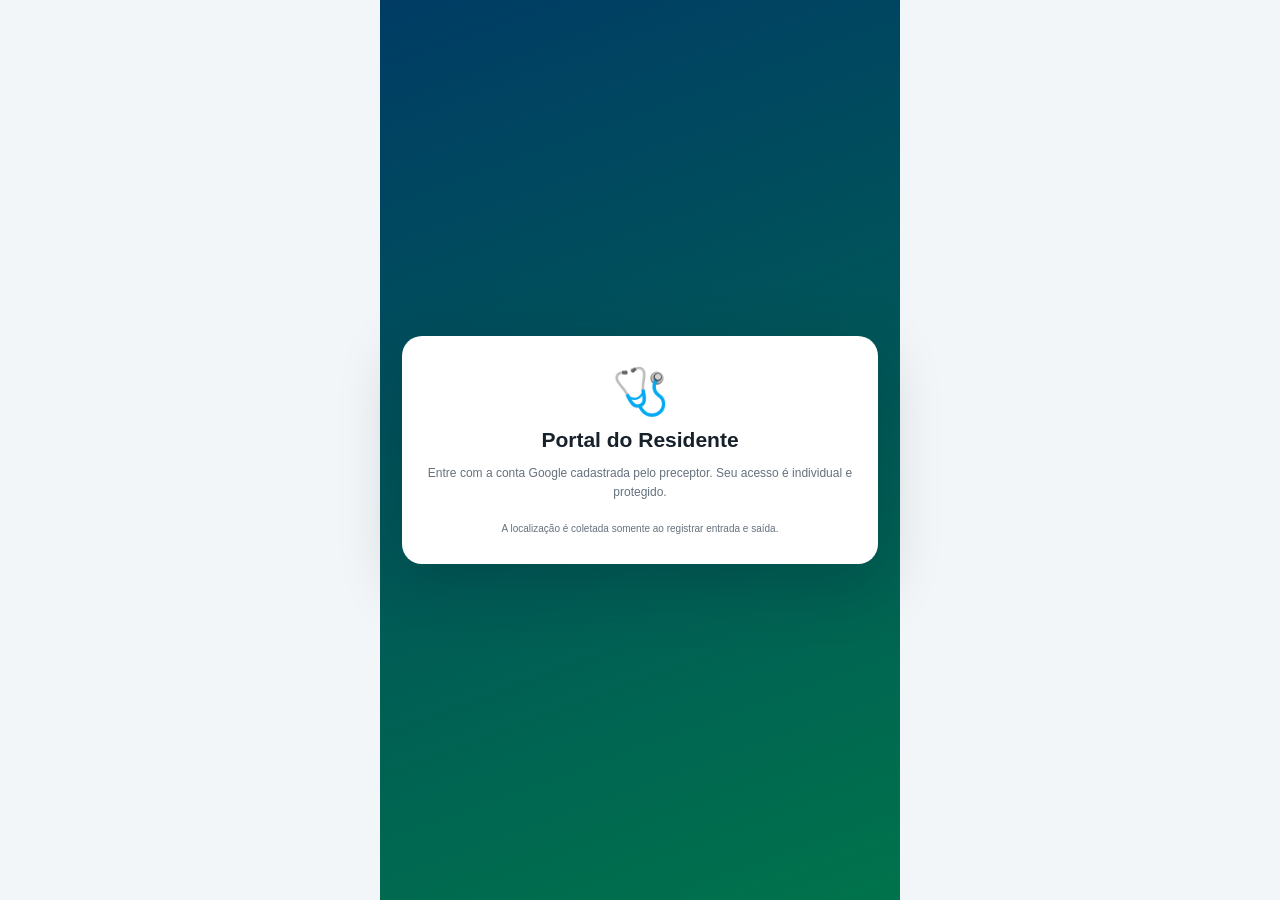
<file: portal-residente/index.html>
<!doctype html>
<html lang="pt-BR">
<head>
<meta charset="utf-8"><meta name="viewport" content="width=device-width,initial-scale=1,viewport-fit=cover">
<title>ResidPed UEA — Portal do Residente</title>
<meta name="theme-color" content="#006b3f">
<meta name="mobile-web-app-capable" content="yes">
<meta name="apple-mobile-web-app-capable" content="yes">
<meta name="apple-mobile-web-app-status-bar-style" content="default">
<meta name="apple-mobile-web-app-title" content="ResidPed">
<link rel="manifest" href="manifest.webmanifest">
<link rel="icon" href="icon.svg" type="image/svg+xml">
<link rel="apple-touch-icon" href="icon.svg">
<script src="https://accounts.google.com/gsi/client" async defer></script><script src="evaluation-records.js" defer></script><script src="../shared/attendance-records.js" defer></script><link rel="stylesheet" href="../shared/attendance-records.css">
<script src="support-messages.js" defer></script><script src="notifications-core.js" defer></script><script src="push-store.js" defer></script><script src="push-client.js" defer></script><script src="notifications.js" defer></script><script src="point-security.js" defer></script>
<style>
:root{--azul:#004a7c;--verde:#006b3f;--roxo:#6b2fa0;--bg:#f3f6f8;--txt:#17212b;--muted:#65717d;--line:#dce3e8}*{box-sizing:border-box}body{margin:0;background:var(--bg);font-family:Montserrat,Arial,sans-serif;color:var(--txt);max-width:520px;margin:auto;min-height:100vh}.hidden{display:none!important}header{background:linear-gradient(135deg,var(--azul),#0875a9);color:#fff;padding:22px 18px 14px;position:sticky;top:0;z-index:5}header h1{font-size:18px;margin:0}header p{font-size:11px;margin:4px 0 0;opacity:.85}.user{display:flex;align-items:center;gap:9px;margin-top:13px;padding-top:12px;border-top:1px solid #ffffff35}.user img{width:30px;height:30px;border-radius:50%}.user div{flex:1;font-size:11px}.user strong{display:block;font-size:12px}.logout{border:1px solid #ffffff70;background:none;color:#fff;border-radius:7px;padding:6px 8px}.tabs{display:grid;grid-template-columns:1fr 1fr;background:#fff;border-bottom:1px solid var(--line);position:sticky;top:112px;z-index:4}.tabs button{padding:13px;border:0;background:#fff;font-weight:700;color:var(--muted)}.tabs button.on{color:var(--verde);border-bottom:3px solid var(--verde)}main{padding:14px}.card{background:#fff;border-radius:14px;padding:16px;margin-bottom:12px;box-shadow:0 3px 12px #002b4310}.card h2{font-size:15px;margin:0 0 13px}.status{text-align:center;padding:20px;border-radius:13px;background:#edf8f2;border:1px solid #c9e8d8}.clock{font-size:34px;font-weight:800;color:var(--verde)}.state{font-size:12px;font-weight:700;color:var(--muted);margin-top:4px}.place{font-size:11px;color:var(--muted);margin-top:10px;line-height:1.5}.actions{display:grid;grid-template-columns:1fr 1fr;gap:9px;margin-top:13px}.btn{border:0;border-radius:10px;padding:13px;font-weight:800;font-size:12px}.primary{background:var(--verde);color:#fff}.secondary{background:#e9eef2;color:var(--azul)}.btn:disabled{opacity:.45}.note{font-size:10px;color:var(--muted);line-height:1.5;margin-top:10px}.record{padding:11px 0;border-bottom:1px solid var(--line);font-size:11px;line-height:1.5}.record:last-child{border:0}.record strong{font-size:12px}.field{margin-bottom:12px}.field label{display:block;font-size:11px;font-weight:700;margin-bottom:5px}input,select,textarea{width:100%;padding:11px;border:1px solid var(--line);border-radius:9px;font:inherit;font-size:12px;background:#fff}textarea{min-height:100px;resize:vertical}.comp{padding:12px 0;border-bottom:1px solid var(--line)}.comp p{font-size:11px;line-height:1.45;margin:0 0 8px}.scores{display:grid;grid-template-columns:repeat(4,1fr);gap:6px}.scores button{padding:8px;border:1px solid var(--line);border-radius:8px;background:#fff;font-weight:800}.scores button.sel{background:var(--roxo);color:#fff;border-color:var(--roxo)}#login{min-height:100vh;background:linear-gradient(160deg,#003c65,#00734b);display:flex;align-items:center;justify-content:center;padding:22px}.login-card{background:#fff;border-radius:20px;padding:28px 22px;text-align:center;width:100%;box-shadow:0 20px 60px #001e3040}.login-card .icon{font-size:46px}.login-card h1{font-size:21px;margin:10px 0 6px}.login-card p{font-size:12px;line-height:1.55;color:var(--muted);margin-bottom:20px}.error{background:#fff0f0;color:#8b1f1f;border-radius:9px;padding:10px;font-size:11px;margin-top:12px}.toast{position:fixed;bottom:18px;left:50%;transform:translate(-50%,30px);background:#17212b;color:#fff;padding:11px 16px;border-radius:10px;font-size:11px;opacity:0;transition:.2s;z-index:20}.toast.show{opacity:1;transform:translate(-50%,0)}
.cycles{display:grid;grid-template-columns:repeat(4,1fr);gap:6px;margin-bottom:15px}.cycles button{border:1px solid var(--line);background:#fff;border-radius:9px;padding:9px 3px;font-size:10px;font-weight:800;color:var(--muted)}.cycles button.on{background:var(--roxo);border-color:var(--roxo);color:#fff}.cycles button.done:not(.on){background:#edf8f2;border-color:#b9dfcb;color:var(--verde)}.cycle-status{font-size:10px;color:var(--muted);margin:-5px 0 13px}
.tabs{grid-template-columns:repeat(4,1fr)}.tabs button{padding:12px 3px;font-size:10px}.privacy{background:#eef7ff;border:1px solid #c9e3f5;border-radius:10px;padding:11px;margin-bottom:14px;font-size:10px;line-height:1.5;color:#31566f}.module-item{padding:12px 0;border-bottom:1px solid var(--line)}.module-item p{font-size:11px;line-height:1.4;margin:0 0 8px}.module-item .scores{grid-template-columns:repeat(5,1fr)}.module-item .scores button{font-size:10px}.module-item .scores button.sel{background:var(--azul);border-color:var(--azul)}
.apc-intro{background:#eef7ff;border-left:5px solid var(--azul);font-size:11px;line-height:1.55;color:#31566f}.apc-card{padding:13px 0;border-bottom:1px solid var(--line)}.apc-card:last-child{border-bottom:0}.apc-card h3{font-size:13px;line-height:1.35;margin:0 0 7px;color:var(--azul)}.apc-card p{font-size:11px;line-height:1.45;margin:0;color:var(--muted)}.apc-tag{display:inline-block;background:#edf8f2;color:var(--verde);border-radius:99px;padding:5px 8px;margin-top:8px;font-size:10px;font-weight:800}
.schedule-hero{background:linear-gradient(135deg,#e5f5ed,#eef7ff);border-left:5px solid var(--verde)}.schedule-label{font-size:10px;font-weight:800;color:var(--verde);letter-spacing:.07em;text-transform:uppercase}.schedule-module{font-size:22px;font-weight:800;color:var(--azul);margin:5px 0}.schedule-detail{font-size:12px;line-height:1.55;margin:5px 0}.schedule-next{background:#f7f9fa;border:1px solid var(--line);border-radius:10px;padding:12px;font-size:12px;line-height:1.5}.timeline{position:relative;margin-left:7px}.timeline:before{content:'';position:absolute;left:5px;top:7px;bottom:7px;width:2px;background:var(--line)}.timeline-item{position:relative;padding:0 0 14px 22px;font-size:11px;line-height:1.45}.timeline-item:before{content:'';position:absolute;left:0;top:3px;width:12px;height:12px;border-radius:50%;background:#c8d2d9}.timeline-item.active:before{background:var(--verde);box-shadow:0 0 0 4px #ccebd9}.timeline-item strong{display:block;font-size:12px;color:var(--azul)}
.tabs{display:flex;overflow-x:auto}.tabs button{flex:0 0 auto;padding:12px 10px}.resident-evaluation h3{font-size:14px;color:var(--azul);margin:0 0 8px}.resident-evaluation p{font-size:11px;line-height:1.5}.resident-evaluation-score{background:#edf8f2;border-radius:8px;padding:10px;font-size:12px;color:var(--verde)}.resident-evaluation-actions{display:flex;gap:8px;align-items:center;justify-content:space-between;margin-bottom:12px}.resident-evaluation-actions h2{margin:0}.resident-evaluation-actions a{text-decoration:none}#residentPdfFrame{width:100%;height:65vh;border:1px solid var(--line);border-radius:8px}#residentPdfPreview{scroll-margin-top:175px}</style><link rel="stylesheet" href="notifications.css">
<script src="resident-topics.js" defer></script><link rel="stylesheet" href="resident-topics.css"></head><body>
<section id="login"><div class="login-card"><div class="icon">🩺</div><h1>Portal do Residente</h1><p>Entre com a conta Google cadastrada pelo preceptor. Seu acesso é individual e protegido.</p><div id="google-button"></div><div id="login-error" class="error hidden"></div><div class="note">A localização é coletada somente ao registrar entrada e saída.</div></div></section>
<div id="app" class="hidden"><header><h1>ResidPed UEA</h1><p>Portal individual do residente</p><div class="user"><img id="user-photo" alt=""><div><strong id="user-name"></strong><span id="user-meta"></span></div><button id="supportBell" class="logout support-bell" aria-label="Abrir mensagens para você" onclick="ResidentNotifications.open()"><svg width="18" height="18" viewBox="0 0 24 24" fill="none" stroke="currentColor" stroke-width="1.8" aria-hidden="true"><path d="M18 8a6 6 0 0 0-12 0c0 7-3 7-3 9h18c0-2-3-2-3-9M10 21h4"/></svg> <span data-support-count class="support-count hidden"></span></button><button class="logout" onclick="logout()">Sair</button></div></header><nav class="tabs" aria-label="Áreas do residente"><button class="on" data-page="escala" onclick="showPage('escala',this)">📅 Minha escala</button><button data-page="apoio" onclick="ResidentNotifications.open()">🌱 Para você <span data-support-count class="support-count hidden"></span></button><button data-page="avaliacoes" onclick="showPage('avaliacoes',this)">📄 Minhas avaliações</button><button data-page="frequencia" onclick="showPage('frequencia',this)">📋 Minha frequência</button><button data-page="ponto" onclick="showPage('ponto',this)">📍 Meu ponto</button><button data-page="auto" onclick="showPage('auto',this)">🔍 Autoavaliação</button><button data-page="modulo" onclick="showPage('modulo',this)">⭐ Avaliar módulo</button><button data-page="apcs" onclick="showPage('apcs',this)">🩺 APCs</button><button data-page="temas" onclick="showPage('temas',this)">Temas do meu ano</button></nav>
<main><section id="page-escala"><div class="card support-summary"><span class="support-summary-icon" aria-hidden="true">🌱</span><div class="support-summary-copy"><h2>Um momento para você</h2><p id="supportSummaryText">Inspiração para estudar e cuidar de si, no seu ritmo.</p></div><button class="btn secondary" onclick="ResidentNotifications.open()">Abrir</button></div><div id="my-schedule" class="card"><div class="note">Carregando sua escala…</div></div></section><section id="page-apoio" class="hidden"><div id="residentNotifications"></div></section><section id="page-ponto" class="hidden"><div class="card"><div class="status"><div class="clock" id="clock">--:--</div><div class="state" id="state">Pronto para registrar</div><div class="place" id="place">Verificando configuração do local…</div></div><div class="actions"><button id="checkin" class="btn primary" onclick="registrar('entrada')">✓ Check-in</button><button id="checkout" class="btn secondary" onclick="registrar('saida')">↗ Check-out</button></div><div class="note">Não há rastreamento contínuo. Data, hora e localização são registradas somente ao tocar nos botões.</div></div><div class="card"><h2>Meus registros recentes</h2><div id="history"><div class="note">Nenhum registro neste aparelho.</div></div></div></section>
<section id="page-frequencia" class="hidden"><div id="residentAttendanceRecords"></div></section><section id="page-avaliacoes" class="hidden"><div class="card"><div class="resident-evaluation-actions"><h2>Minhas avaliações</h2><button id="refreshResidentEvaluations" class="btn secondary" onclick="loadResidentEvaluations()">Atualizar</button></div><p class="note">Consulte as fichas emitidas pelos seus preceptores. Cada cópia contém somente a sua avaliação.</p></div><div id="residentEvaluationList" role="status" aria-live="polite"></div><div id="residentPdfPreview" class="card hidden"><h2 id="residentPdfTitle">Ficha de avaliação</h2><div class="resident-evaluation-actions"><a id="residentPdfDownload" class="btn primary">Baixar PDF</a><button class="btn secondary" onclick="closeResidentEvaluation()">Fechar</button></div><iframe id="residentPdfFrame" title="Ficha de avaliação em PDF" src="about:blank"></iframe><p class="note">Se a visualização não abrir no seu celular, use Baixar PDF.</p></div></section><section id="page-auto" class="hidden"><div class="card"><h2>Minha autoavaliação anual</h2><div class="cycles" id="cycle-tabs"></div><div class="cycle-status" id="cycle-status"></div><div class="field"><label>Período/módulo desta avaliação</label><input id="periodo" placeholder="Ex.: Janeiro a março de 2026" oninput="saveAutoDraft()"></div><div id="competencias"></div><div class="field" style="margin-top:14px"><label>Reflexão</label><textarea id="reflexao" placeholder="Aprendizados, desafios e metas para o próximo período..." oninput="saveAutoDraft()"></textarea></div><button id="save-auto" class="btn primary" style="width:100%" onclick="salvarAuto()">Salvar 1ª autoavaliação</button></div></section>
<section id="page-modulo" class="hidden"><div class="card"><h2>Avaliação do módulo</h2><div class="privacy">🔒 <strong>Resposta anônima.</strong> Seu login confirma apenas que você pode participar e evita respostas duplicadas. Nome e e-mail não são incluídos na avaliação enviada.</div><div class="field"><label>Módulo/estágio</label><input id="mod-nome" placeholder="Ex.: Neonatologia"></div><div class="field"><label>Período</label><input id="mod-periodo" placeholder="Ex.: julho a agosto de 2026"></div><div id="module-items"></div><div class="field" style="margin-top:14px"><label>Principais pontos positivos</label><textarea id="mod-positivos"></textarea></div><div class="field"><label>O que poderia ser melhorado?</label><textarea id="mod-melhorias"></textarea></div><div class="field"><label>Houve alguma dificuldade importante?</label><textarea id="mod-dificuldades"></textarea></div><div class="field"><label>Sugestões para os próximos residentes</label><textarea id="mod-sugestoes"></textarea></div><button id="save-module" class="btn primary" style="width:100%" onclick="salvarModulo()">Enviar avaliação anônima</button></div></section>
<section id="page-temas" class="hidden"><div class="card"><h2>Temas do meu ano</h2><p class="note">Marque “Li” e “Discuti” separadamente. Use o registro para conversar sobre os próximos temas na devolutiva. Não vale nota.</p><div id="resident-topics"></div><p class="note"><a href="https://www.sbp.com.br/residenciamedica/conteudos-teoricos-anuais-programa-de-pediatria-em-3-anos/" target="_blank" rel="noopener noreferrer">Referência: conteúdos teóricos anuais da SBP</a></p></div></section><section id="page-apcs" class="hidden"><div class="card"><h2>Atividades Profissionais Confiáveis</h2><div class="apc-intro">Referência de aprendizagem para Pediatria Geral. As 12 APCs organizam situações centrais da prática pediátrica e não substituem os objetivos, a supervisão ou a avaliação definidos pelo programa de residência.</div><div id="apc-list"></div></div></section></main></div><div class="toast" id="toast"></div>
<script>
const CLIENT_ID='439450410940-2teog3fo9flv2hvidgop73dtsuj4okp2.apps.googleusercontent.com';
const API_URL='https://script.google.com/macros/s/AKfycbwmswGhzjFwkQEo_laOjSbrEtdVZcXL4CcKj6jo-y7xFdYGSknDREDb-gGyYgZ_G_0D/exec';
let TOKEN='',PROFILE=null,ANSWERS={},AUTO_CYCLE=1,MODULE_ANSWERS={};
const COMP={
R1:['Integrar conhecimentos básicos e clínicos para avaliar crescimento e desenvolvimento na infância','Reconhecer condições ambientais, psicológicas e socioculturais no atendimento de crianças','Valorizar o aleitamento materno e o vínculo mãe-filho para o desenvolvimento','Compreender os conceitos de atenção primária, secundária e terciária em saúde','Atender o recém-nascido e acompanhá-lo no alojamento conjunto e berçários','Diagnosticar e tratar doenças frequentes na infância, distinguindo sua gravidade','Reconhecer causas de acidentes na infância e sua prevenção','Atuar na promoção da saúde e prevenção de doenças, valorizando o PNI','Valorizar o trabalho em equipe multidisciplinar para casos complexos','Executar anamnese pediátrica e exame clínico completo com medidas antropométricas','Estabelecer diagnóstico diferencial e conduta terapêutica em situações de urgência','Conhecer o código de ética e os princípios do profissionalismo médico'],
R2:['Manejar atendimento ambulatorial de especialidades pediátricas','Gerenciar múltiplos problemas clínicos complexos simultaneamente','Conduzir pacientes internados com plano terapêutico estruturado','Aplicar raciocínio clínico avançado no diagnóstico diferencial pediátrico','Dominar procedimentos de emergência pediátrica (RCP, acesso vascular, intubação)','Interpretar exames complementares de imagem e laboratoriais em pediatria','Comunicar diagnósticos difíceis a pacientes e familiares com clareza e empatia','Coordenar a equipe multiprofissional no cuidado à criança e ao adolescente','Aplicar evidências científicas atualizadas na prática clínica diária','Desenvolver habilidades de ensino para acadêmicos e residentes do R1'],
R3:['Liderar equipes em cenários de alta complexidade e UTI pediátrica','Gerenciar casos de pediatria especializada com autonomia clínica','Produzir e apresentar pesquisa clínica relevante na área pediátrica','Aplicar gestão de qualidade e segurança do paciente pediátrico','Desenvolver competências de docência e preceptoria na residência','Coordenar o cuidado longitudinal de doenças crônicas da infância e adolescência','Dominar procedimentos de alta complexidade em pediatria (punção lombar, toracocentese, etc.)','Elaborar pareceres e relatórios médicos com rigor técnico e ético','Atuar como referência técnica para decisões clínicas na equipe','Integrar saúde mental e aspectos biopsicossociais no cuidado pediátrico']};
const MODULE_ITEMS=['Organização do módulo','Clareza dos objetivos de aprendizagem','Qualidade da supervisão/preceptoria','Disponibilidade dos preceptores','Oportunidades de aprendizado','Variedade e relevância dos casos','Adequação da carga de trabalho','Integração com a equipe','Ambiente de respeito e segurança','Contribuição geral para a formação'];
const APCS=[
['APC 1','Atenção primária preventiva','Acompanhamento preventivo de crianças e adolescentes em todas as idades','—'],
['APC 2','Atenção primária à criança com necessidades complexas','Cuidado longitudinal de condições crônicas, complexas ou necessidades especiais','—'],
['APC 3','Manejo de queixas agudas frequentes','Avaliação e plano de cuidado para diagnósticos pediátricos comuns','—'],
['APC 4','Saúde mental e comportamento','Identificação e manejo inicial de demandas comportamentais e de saúde mental','—'],
['APC 5','Cuidado do recém-nascido antes da alta','Avaliação, orientação e planejamento da alta neonatal','—'],
['APC 6','Encaminhamento e interconsulta especializados','Reconhecimento da necessidade, manejo inicial e comunicação para referência','—'],
['APC 7','Paciente gravemente enfermo','Avaliação rápida, estabilização inicial e mobilização de recursos','—'],
['APC 8','Transição e passagem de caso','Comunicação clínica segura entre profissionais e cenários de cuidado','—'],
['APC 9','Procedimentos pediátricos comuns','Indicação, realização segura e manejo de complicações','—'],
['APC 10','Trabalho em equipe interprofissional','Coordenação de cuidado colaborativo e centrado na família','—'],
['APC 11','Equidade no cuidado pediátrico','Atenção às iniquidades, determinantes sociais e necessidades de cada família','—'],
['APC 12','Tecnologia e fontes de informação','Uso crítico e seguro de tecnologia e informação para aprender e cuidar','—']
];
window.onload=()=>{google.accounts.id.initialize({client_id:CLIENT_ID,callback:onGoogle,auto_select:false});google.accounts.id.renderButton(document.getElementById('google-button'),{theme:'outline',size:'large',text:'signin_with',locale:'pt-BR',width:280});};
async function onGoogle(r){TOKEN=r.credential;setLoginError('');try{const data=await api('perfil_residente',{});PROFILE=data.perfil;if(PROFILE.papel!=='residente')throw new Error('Use o aplicativo administrativo para acessar como preceptor.');start();}catch(e){TOKEN='';setLoginError(e.message);}}
async function api(tipo,dados){const controller=new AbortController(),timer=setTimeout(()=>controller.abort(),30000);try{const res=await fetch(API_URL,{method:'POST',headers:{'Content-Type':'text/plain'},body:JSON.stringify({tipo,dados,token:TOKEN}),signal:controller.signal});const out=await res.json();if(!out.ok){const e=new Error(out.erro||'Não foi possível concluir.');e.serverRejected=true;e.codigo=out.codigo;throw e;}return out;}finally{clearTimeout(timer);}}
function setLoginError(v){const e=document.getElementById('login-error');e.textContent=v;e.classList.toggle('hidden',!v)}
function start(){document.getElementById('login').classList.add('hidden');document.getElementById('app').classList.remove('hidden');document.getElementById('user-name').textContent=PROFILE.nome;document.getElementById('user-meta').textContent=PROFILE.ano+' · '+PROFILE.email;document.getElementById('user-photo').src=decodeJwt(TOKEN).picture||'';renderComps();renderModule();renderApcs();renderPonto();loadMySchedule();ResidentNotifications.start(PROFILE);setInterval(renderPonto,30000)}
function decodeJwt(t){try{return JSON.parse(decodeURIComponent(escape(atob(t.split('.')[1].replace(/-/g,'+').replace(/_/g,'/')))))}catch{return{}}}
async function logout(){try{await ResidentPush.logout();}catch(e){toast('Não foi possível desativar os avisos deste aparelho. '+e.message,true);}finally{ResidentNotifications.reset();google.accounts.id.disableAutoSelect();TOKEN='';PROFILE=null;residentAttendanceRecords.reset();location.reload();}}
let residentTopics;function showPage(p,b){if(p==="temas"){residentTopics ||= createResidentTopics(document.getElementById("resident-topics"),api);residentTopics.load();}['escala','apoio','avaliacoes','frequencia','ponto','auto','modulo','apcs','temas'].forEach(x=>document.getElementById('page-'+x).classList.toggle('hidden',p!==x));document.querySelectorAll('.tabs button').forEach(x=>x.classList.remove('on'));b.classList.add('on');if(p==='avaliacoes')loadResidentEvaluations();else closeResidentEvaluation();if(p==='frequencia')residentAttendanceRecords.load();else residentAttendanceRecords.reset()}
function escHtml(v){return String(v??'').replace(/[&<>\"']/g,c=>({'&':'&amp;','<':'&lt;','>':'&gt;','\"':'&quot;',"'":'&#39;'}[c]))}
function period(v){return escHtml(String(v||'').split('-').reverse().join('/'))}
async function loadMySchedule(){const box=document.getElementById('my-schedule');try{const r=await api('minha_escala',{}),a=r.atual,n=r.proximo; if(!a){box.innerHTML='<h2>Minha escala</h2><div class="note">Não há módulo vigente cadastrado para a data de hoje.</div>';return} box.innerHTML='<div class="schedule-hero card"><div class="schedule-label">Módulo vigente · '+period(r.hoje)+'</div><div class="schedule-module">'+escHtml(a.modulo)+'</div><div class="schedule-detail"><b>Unidade:</b> '+escHtml(a.unidade)+'<br><b>Preceptor:</b> '+escHtml(a.preceptor)+'<br><b>Horários:</b> '+escHtml(a.horario)+'<br><b>Contato:</b> '+escHtml(a.contato)+'</div><div class="note">Período: '+period(a.inicio)+' a '+period(a.fim)+'. A identificação é automática pela data.</div></div>'+(n?'<div class="card"><h2>Próximo módulo</h2><div class="schedule-next"><b>'+escHtml(n.modulo)+'</b><br>'+escHtml(n.unidade)+'<br>'+period(n.inicio)+' a '+period(n.fim)+'</div></div>':'')+'<div class="card"><h2>Linha do tempo anual</h2><div class="timeline">'+(r.linhaDoTempo||[]).map(x=>'<div class="timeline-item '+(x.id===a.id?'active':'')+'"><strong>'+escHtml(x.modulo)+'</strong>'+period(x.inicio)+' a '+period(x.fim)+' · '+escHtml(x.unidade)+'</div>').join('')+'</div></div>'; document.getElementById('mod-nome').value=a.modulo;document.getElementById('mod-periodo').value=period(a.inicio)+' a '+period(a.fim)}catch(e){box.innerHTML='<div class="error">'+escHtml(e.message)+'</div>'}}
function nowManaus(){const d=new Date(),x=new Intl.DateTimeFormat('sv-SE',{timeZone:'America/Manaus',year:'numeric',month:'2-digit',day:'2-digit',hour:'2-digit',minute:'2-digit',second:'2-digit',hour12:false}).formatToParts(d).reduce((a,p)=>(a[p.type]=p.value,a),{});return{timestamp:d.toISOString(),data:`${x.year}-${x.month}-${x.day}`,hora:`${x.hour}:${x.minute}:${x.second}`}}
function key(){return'portal_pontos_'+PROFILE.email}function points(){try{return JSON.parse(localStorage.getItem(key()))||[]}catch{return[]}}function savePoints(p){localStorage.setItem(key(),JSON.stringify(p))}function openPoint(){return[...points()].reverse().find(p=>p.tipo==='entrada'&&!p.fechado)}
function renderPonto(){if(!PROFILE)return;document.getElementById('clock').textContent=nowManaus().hora.slice(0,5);const o=openPoint(),c=PROFILE.pontoConfig||{};document.getElementById('state').textContent=o?'Check-in realizado às '+o.hora.slice(0,5):'Pronto para registrar a entrada';document.getElementById('place').textContent=c.nome?`Local: ${c.nome} · raio permitido de ${c.raio||150} m`:'Local de estágio ainda não configurado';document.getElementById('checkin').disabled=!!o;document.getElementById('checkout').disabled=!o;const p=points().slice(-12).reverse();document.getElementById('history').innerHTML=p.length?p.map(x=>`<div class="record"><strong>${x.tipo==='entrada'?'Entrada':'Saída'} · ${x.hora.slice(0,5)}</strong><br>${x.data.split('-').reverse().join('/')} · ${x.distancia==null?'localização registrada':Math.round(x.distancia)+' m do local'}<br>Precisão do GPS: ${Math.round(x.precisao||0)} m</div>`).join(''):'<div class="note">Nenhum registro neste aparelho.</div>'}
function getGeo(){return new Promise((ok,no)=>navigator.geolocation?navigator.geolocation.getCurrentPosition(ok,()=>no(new Error('Ative a permissão de localização para registrar o ponto.')),{enableHighAccuracy:true,timeout:15000,maximumAge:0}):no(new Error('Geolocalização indisponível.')))}
function distance(a,b,c,d){const R=6371000,x=(c-a)*Math.PI/180,y=(d-b)*Math.PI/180,s=Math.sin(x/2)**2+Math.cos(a*Math.PI/180)*Math.cos(c*Math.PI/180)*Math.sin(y/2)**2;return 2*R*Math.atan2(Math.sqrt(s),Math.sqrt(1-s))}
async function registrar(tipo){const btn=document.getElementById(tipo==='entrada'?'checkin':'checkout'),txt=btn.textContent;btn.disabled=true;btn.textContent='Obtendo GPS…';try{const g=await getGeo(),c=PROFILE.pontoConfig||{},configured=c.latitude!=null&&c.longitude!=null,dist=configured?distance(+c.latitude,+c.longitude,g.coords.latitude,g.coords.longitude):null,raio=+c.raio||150;if(configured&&dist>raio)throw new Error(`Você está fora do local permitido (${Math.round(dist)} m).`);const n=nowManaus(),o=openPoint(),reg={id:Date.now().toString(36),tipo,timestamp:n.timestamp,data:n.data,hora:n.hora,latitude:g.coords.latitude,longitude:g.coords.longitude,precisao:g.coords.accuracy,distancia:dist,dentroDoRaio:dist==null?null:dist<=raio,localNome:c.nome||'',raioPermitido:raio,entradaId:tipo==='saida'&&o?o.id:null};await api('ponto_residente',reg);const list=points();if(tipo==='saida'&&o){const old=list.find(x=>x.id===o.id);if(old)old.fechado=true}list.push(reg);savePoints(list);toast(tipo==='entrada'?'Check-in registrado!':'Check-out registrado!');renderPonto()}catch(e){toast(e.message,true)}finally{btn.textContent=txt;renderPonto()}}
function autoKey(c=AUTO_CYCLE){return`portal_auto_${PROFILE.email}_${new Date().getFullYear()}_${c}`}
function autoData(c=AUTO_CYCLE){try{return JSON.parse(localStorage.getItem(autoKey(c)))||{}}catch{return{}}}
function ordinal(c){return['1ª','2ª','3ª','4ª'][c-1]}
function renderCycleTabs(){document.getElementById('cycle-tabs').innerHTML=[1,2,3,4].map(c=>{const d=autoData(c);return`<button class="${c===AUTO_CYCLE?'on ':''}${d.concluida?'done':''}" onclick="selectCycle(${c})">${d.concluida?'✓ ':''}${ordinal(c)}</button>`}).join('')}
function selectCycle(c){saveAutoDraft();AUTO_CYCLE=c;renderComps()}
function saveAutoDraft(){if(!PROFILE)return;const atual=autoData();if(atual.concluida)return;localStorage.setItem(autoKey(),JSON.stringify({periodo:document.getElementById('periodo').value,reflexao:document.getElementById('reflexao').value,respostas:ANSWERS}))}
function renderComps(){const d=autoData();ANSWERS=d.respostas||{};document.getElementById('periodo').value=d.periodo||'';document.getElementById('reflexao').value=d.reflexao||'';document.getElementById('competencias').innerHTML=(COMP[PROFILE.ano]||COMP.R1).map((c,i)=>`<div class="comp"><p>${i+1}. ${c}</p><div class="scores">${[1,2,3,4].map(n=>`<button class="${+ANSWERS[i]===n?'sel':''}" onclick="score(${i},${n},this)" ${d.concluida?'disabled':''}>${n}</button>`).join('')}</div></div>`).join('');document.getElementById('periodo').disabled=!!d.concluida;document.getElementById('reflexao').disabled=!!d.concluida;document.getElementById('save-auto').disabled=!!d.concluida;document.getElementById('save-auto').textContent=d.concluida?`${ordinal(AUTO_CYCLE)} autoavaliação concluída`:`Salvar ${ordinal(AUTO_CYCLE)} autoavaliação`;document.getElementById('cycle-status').textContent=d.concluida?'Enviada em '+d.enviadaEm:'Preencha esta etapa e salve. As demais permanecem independentes.';renderCycleTabs()}
function score(i,n,b){ANSWERS[i]=n;b.parentElement.querySelectorAll('button').forEach(x=>x.classList.remove('sel'));b.classList.add('sel');saveAutoDraft()}
async function salvarAuto(){const comps=COMP[PROFILE.ano]||COMP.R1,periodo=document.getElementById('periodo').value.trim();if(!periodo)return toast('Informe o período.',true);if(Object.keys(ANSWERS).length!==comps.length)return toast('Responda todas as competências.',true);const reflexao=document.getElementById('reflexao').value.trim();const dados={id:`${PROFILE.id}-${new Date().getFullYear()}-${AUTO_CYCLE}`,ciclo:AUTO_CYCLE,periodo:`${ordinal(AUTO_CYCLE)} autoavaliação · ${periodo}`,reflexao,respostas:comps.map((c,i)=>({competencia:c,nota:ANSWERS[i]}))};try{await api('autoavaliacao_residente',dados);localStorage.setItem(autoKey(),JSON.stringify({periodo,reflexao,respostas:ANSWERS,concluida:true,enviadaEm:new Date().toLocaleDateString('pt-BR')}));toast(`${ordinal(AUTO_CYCLE)} autoavaliação salva!`);renderComps()}catch(e){toast(e.message,true)}}
function renderModule(){MODULE_ANSWERS={};document.getElementById('module-items').innerHTML=MODULE_ITEMS.map((item,i)=>`<div class="module-item"><p>${i+1}. ${item}</p><div class="scores">${[1,2,3,4,5].map(n=>`<button onclick="scoreModule(${i},${n},this)">${n}</button>`).join('')}</div></div>`).join('')}
function renderApcs(){document.getElementById('apc-list').innerHTML=APCS.map(a=>`<article class="apc-card"><h3>${a[0]} — ${a[1]}</h3><p>${a[2]}</p></article>`).join('')}
function scoreModule(i,n,b){MODULE_ANSWERS[i]=n;b.parentElement.querySelectorAll('button').forEach(x=>x.classList.remove('sel'));b.classList.add('sel')}
async function salvarModulo(){const modulo=document.getElementById('mod-nome').value.trim(),periodo=document.getElementById('mod-periodo').value.trim();if(!modulo||!periodo)return toast('Informe o módulo e o período.',true);if(Object.keys(MODULE_ANSWERS).length!==MODULE_ITEMS.length)return toast('Responda todos os dez itens.',true);const dados={modulo,periodo,notas:MODULE_ITEMS.map((_,i)=>MODULE_ANSWERS[i]),positivos:document.getElementById('mod-positivos').value.trim(),melhorias:document.getElementById('mod-melhorias').value.trim(),dificuldades:document.getElementById('mod-dificuldades').value.trim(),sugestoes:document.getElementById('mod-sugestoes').value.trim()};const btn=document.getElementById('save-module'),txt=btn.textContent;btn.disabled=true;btn.textContent='Enviando…';try{await api('avaliacao_modulo_residente',dados);toast('Avaliação anônima enviada!');['mod-nome','mod-periodo','mod-positivos','mod-melhorias','mod-dificuldades','mod-sugestoes'].forEach(id=>document.getElementById(id).value='');renderModule()}catch(e){toast(e.message,true)}finally{btn.disabled=false;btn.textContent=txt}}
function toast(m,err=false){const t=document.getElementById('toast');t.textContent=m;t.style.background=err?'#8b1f1f':'#17212b';t.classList.add('show');setTimeout(()=>t.classList.remove('show'),3500)}
if('serviceWorker' in navigator)window.addEventListener('load',()=>navigator.serviceWorker.register('./sw.js').catch(()=>{}));
</script></body></html>
</file>
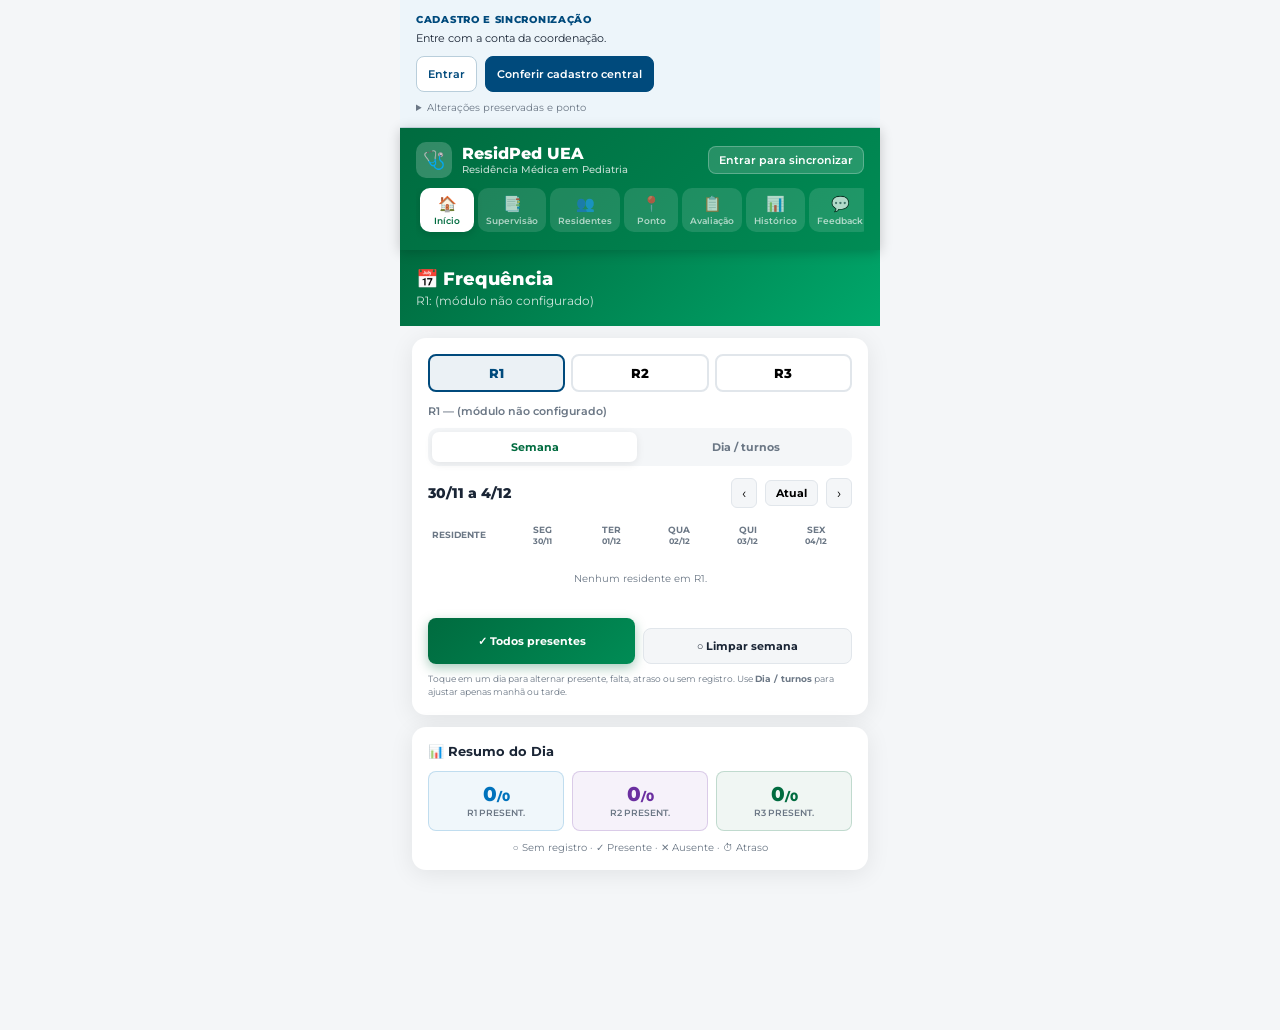
<file: residentes/index.html>
<!DOCTYPE html>
<html lang="pt-BR">
<head>
<meta charset="UTF-8">
<meta name="viewport" content="width=device-width, initial-scale=1.0, maximum-scale=1.0, user-scalable=no">
<script src="https://accounts.google.com/gsi/client" async defer></script>
<script src="admin-evaluations.js" defer></script>
<script src="admin-residency-dashboard.js" defer></script>
<script src="admin-epa3.js?v=17" defer></script>
<link rel="stylesheet" href="admin-residency-dashboard.css">
<script src="admin-resident-feedback.js" defer></script><script src="../shared/attendance-records.js" defer></script><script src="admin-security.js" defer></script><script src="../portal-preceptor/vendor/pdf-lib.min.js" defer></script><script src="../portal-preceptor/evaluation-pdf.js" defer></script><script src="../portal-preceptor/attendance-pdf.js" defer></script><script src="admin-attendance-pdf.js" defer></script><script src="admin-attendance.js" defer></script><link rel="stylesheet" href="../shared/attendance-records.css">
<meta name="theme-color" content="#006B3F">
<meta name="apple-mobile-web-app-capable" content="yes">
<meta name="apple-mobile-web-app-status-bar-style" content="black-translucent">
<meta name="apple-mobile-web-app-title" content="ResidPed UEA">
<meta name="mobile-web-app-capable" content="yes">
  <link rel="manifest" href="manifest.webmanifest">
  <link rel="icon" href="icon.svg" type="image/svg+xml">
<title>ResidPed UEA – Avaliação de Residência Médica em Pediatria</title>
<link rel="preconnect" href="https://fonts.googleapis.com">
<link href="https://fonts.googleapis.com/css2?family=Montserrat:wght@400;500;600;700;800&display=swap" rel="stylesheet">
<style>
:root {
  --verde:#006B3F; --verde-c:#00A86B; --verde-m:#008C55;
  --azul:#004A7C; --azul-c:#0072BC;
  --roxo:#6B2FA0; --roxo-c:#8B4FBF;
  --turquesa:#00B4C8;
  --amarelo:#F5A623; --vermelho:#D0021B;
  --cinza-f:#F4F6F8; --cinza-m:#E1E6EB; --cinza-e:#6B7785;
  --texto:#1A2535;
  --r:14px; --rs:8px; --font:'Montserrat',sans-serif;
  --card-shadow:0 4px 24px rgba(0,0,0,0.08);
}
*{box-sizing:border-box;margin:0;padding:0;-webkit-tap-highlight-color:transparent}
body{font-family:var(--font);background:var(--cinza-f);color:var(--texto);min-height:100vh;max-width:480px;margin:0 auto;overflow-x:hidden}

/* SPLASH */
#splash{position:fixed;inset:0;z-index:9999;background:linear-gradient(145deg,var(--verde) 0%,var(--azul) 100%);display:flex;flex-direction:column;align-items:center;justify-content:center;gap:18px;animation:splashOut .5s ease 2.2s forwards}
.splash-icon{width:80px;height:80px;border-radius:22px;background:rgba(255,255,255,.15);border:2px solid rgba(255,255,255,.3);display:flex;align-items:center;justify-content:center;font-size:40px;animation:pulse 1.5s ease-in-out infinite}
#splash h1{color:#fff;font-size:26px;font-weight:800}
#splash p{color:rgba(255,255,255,.75);font-size:13px;font-weight:500}
.uea-tag{background:rgba(255,255,255,.15);border:1px solid rgba(255,255,255,.25);color:#fff;font-size:11px;font-weight:600;padding:4px 14px;border-radius:20px;letter-spacing:1px;text-transform:uppercase}
@keyframes splashOut{to{opacity:0;pointer-events:none;visibility:hidden}}
@keyframes pulse{0%,100%{transform:scale(1)}50%{transform:scale(1.06)}}

/* HEADER */
#app-header{position:sticky;top:0;z-index:100;background:linear-gradient(135deg,var(--verde) 0%,var(--verde-m) 100%);padding:14px 16px 10px;box-shadow:0 2px 12px rgba(0,0,0,.2)}
.header-top{display:flex;align-items:center;justify-content:space-between;margin-bottom:10px}
.header-brand{display:flex;align-items:center;gap:10px}
.header-icon{width:36px;height:36px;border-radius:10px;background:rgba(255,255,255,.2);display:flex;align-items:center;justify-content:center;font-size:18px;cursor:pointer}
.header-brand h1{color:#fff;font-size:16px;font-weight:800}
.header-brand p{color:rgba(255,255,255,.75);font-size:10px;font-weight:500}
.hbtn{background:rgba(255,255,255,.15);border:1px solid rgba(255,255,255,.25);color:#fff;border-radius:8px;padding:6px 10px;font-size:11px;font-weight:600;cursor:pointer;white-space:nowrap;transition:background .2s;font-family:var(--font)}
.hbtn:active{background:rgba(255,255,255,.25)}

/* TABS */
.tab-bar{display:flex;overflow-x:auto;gap:4px;padding:0 4px 8px;scrollbar-width:none}
.tab-bar::-webkit-scrollbar{display:none}
.tab-btn{flex-shrink:0;display:flex;flex-direction:column;align-items:center;gap:2px;padding:6px 8px;border-radius:10px;border:none;cursor:pointer;background:rgba(255,255,255,.12);color:rgba(255,255,255,.65);font-family:var(--font);font-size:9px;font-weight:600;transition:all .2s;min-width:54px}
.tab-btn .ti{font-size:15px}
.tab-btn.active{background:#fff;color:var(--verde);box-shadow:0 2px 8px rgba(0,0,0,.15)}
.tab-btn:active{transform:scale(.95)}

/* SCREENS */
.screen{display:none;min-height:calc(100vh - 120px);padding-bottom:30px}
.screen.active{display:block;animation:fadeIn .25s ease}
@keyframes fadeIn{from{opacity:0;transform:translateY(8px)}to{opacity:1;transform:translateY(0)}}

/* SECTION HEADER */
.sec-hdr{padding:18px 16px}
.sec-hdr.verde{background:linear-gradient(135deg,var(--verde) 0%,var(--verde-c) 100%)}
.sec-hdr.azul{background:linear-gradient(135deg,var(--azul) 0%,var(--azul-c) 100%)}
.sec-hdr.roxo{background:linear-gradient(135deg,var(--roxo) 0%,var(--roxo-c) 100%)}
.sec-hdr.turquesa{background:linear-gradient(135deg,var(--turquesa) 0%,#005F6B 100%)}
.sec-hdr.amarelo{background:linear-gradient(135deg,#B06A00 0%,var(--amarelo) 100%)}
.sec-hdr.escuro{background:linear-gradient(135deg,#1A2535 0%,#2C3E55 100%)}
.sec-hdr h2{color:#fff;font-size:18px;font-weight:800}
.sec-hdr p{color:rgba(255,255,255,.8);font-size:12px;margin-top:3px}

/* CARD */
.card{background:#fff;border-radius:var(--r);padding:16px;box-shadow:var(--card-shadow);margin:12px 12px 0}
.card-title{font-size:13px;font-weight:700;color:var(--texto);margin-bottom:12px;display:flex;align-items:center;gap:6px}
.badge{font-size:10px;font-weight:700;padding:2px 8px;border-radius:20px;background:var(--verde);color:#fff}
.badge.azul{background:var(--azul-c)}
.badge.roxo{background:var(--roxo)}

/* FORM */
.fg{margin-bottom:14px}
label{display:block;font-size:11px;font-weight:700;color:var(--cinza-e);margin-bottom:5px;text-transform:uppercase;letter-spacing:.5px}
input[type=text],input[type=date],select,textarea{width:100%;padding:11px 13px;border:1.5px solid var(--cinza-m);border-radius:var(--rs);font-family:var(--font);font-size:13px;color:var(--texto);background:#fff;outline:none;transition:border-color .2s,box-shadow .2s}
input:focus,select:focus,textarea:focus{border-color:var(--verde);box-shadow:0 0 0 3px rgba(0,107,63,.1)}
textarea{resize:none;height:80px}
.fr{display:flex;gap:10px}
.fr>*{flex:1}

/* BTN */
.btn{display:block;width:100%;padding:14px;border:none;border-radius:var(--rs);font-family:var(--font);font-size:14px;font-weight:700;cursor:pointer;transition:all .2s;text-align:center}
.btn+.btn{margin-top:10px}
.btn-primary{background:linear-gradient(135deg,var(--verde) 0%,var(--verde-m) 100%);color:#fff;box-shadow:0 4px 12px rgba(0,107,63,.35)}
.btn-azul{background:linear-gradient(135deg,var(--azul) 0%,var(--azul-c) 100%);color:#fff;box-shadow:0 4px 12px rgba(0,74,124,.35)}
.btn-roxo{background:linear-gradient(135deg,var(--roxo) 0%,var(--roxo-c) 100%);color:#fff;box-shadow:0 4px 12px rgba(107,47,160,.35)}
.btn-secondary{background:var(--cinza-f);color:var(--texto);border:1.5px solid var(--cinza-m)}
.btn-danger{background:rgba(208,2,27,.08);color:var(--vermelho);border:1.5px solid rgba(208,2,27,.2)}
.btn-sm{padding:8px 14px;font-size:12px;width:auto;display:inline-block}
.btn:active{transform:scale(.98)}

/* ALERT */
.alert{border-radius:var(--rs);padding:10px 12px;font-size:12px;margin:10px 0;display:flex;align-items:flex-start;gap:8px;line-height:1.5}
.alert.info{background:rgba(0,180,200,.1);border-left:3px solid var(--turquesa)}
.alert.verde{background:rgba(0,107,63,.08);border-left:3px solid var(--verde)}
.alert.aviso{background:rgba(245,166,35,.12);border-left:3px solid var(--amarelo)}

/* TOAST */
.toast{position:fixed;bottom:20px;left:50%;transform:translateX(-50%) translateY(80px);background:var(--texto);color:#fff;border-radius:10px;padding:12px 20px;font-size:13px;font-weight:600;z-index:9000;opacity:0;transition:all .3s;white-space:nowrap;max-width:90%;box-shadow:0 4px 20px rgba(0,0,0,.3)}
.toast.show{opacity:1;transform:translateX(-50%) translateY(0)}
.toast.s{background:var(--verde)}
.toast.e{background:var(--vermelho)}

/* MODAL */
.modal-ov{display:none;position:fixed;inset:0;z-index:8000;background:rgba(0,0,0,.5);align-items:flex-end;justify-content:center}
.modal-ov.show{display:flex;animation:fadeIn .2s}
.modal-box{background:#fff;border-radius:20px 20px 0 0;padding:20px;width:100%;max-width:480px;max-height:85vh;overflow-y:auto;animation:slideUp .3s ease}
@keyframes slideUp{from{transform:translateY(100%)}to{transform:translateY(0)}}
.modal-handle{width:40px;height:4px;background:var(--cinza-m);border-radius:2px;margin:0 auto 16px}
.modal-title{font-size:16px;font-weight:800;margin-bottom:14px}

/* MISC */
.divider{height:1px;background:var(--cinza-f);margin:14px 0}
.empty{text-align:center;padding:36px 20px;color:var(--cinza-e)}
.empty .ei{font-size:44px;margin-bottom:10px}
.empty p{font-size:13px}

/* ===== YEAR TABS (R1/R2/R3) ===== */
.year-tabs{display:flex;gap:6px;margin-bottom:12px}
.ytab{flex:1;padding:9px 4px;border:2px solid var(--cinza-m);border-radius:8px;background:#fff;font-family:var(--font);font-size:13px;font-weight:800;cursor:pointer;text-align:center;transition:all .2s}
.ytab:active{transform:scale(.97)}
.ytab.R1.sel{border-color:var(--azul);background:rgba(0,74,124,.08);color:var(--azul)}
.ytab.R2.sel{border-color:var(--roxo);background:rgba(107,47,160,.08);color:var(--roxo)}
.ytab.R3.sel{border-color:var(--verde);background:rgba(0,107,63,.08);color:var(--verde)}

/* ===== DAY NAVIGATION ===== */
.day-header{display:flex;align-items:center;justify-content:space-between;margin-bottom:10px}
.day-date{font-size:14px;font-weight:800;color:var(--texto)}
.day-nav{display:flex;align-items:center;gap:8px}
.day-nav-btn{background:var(--cinza-f);border:1.5px solid var(--cinza-m);border-radius:6px;padding:5px 10px;font-size:14px;cursor:pointer;transition:background .15s;font-family:var(--font)}
.day-nav-btn:active{background:var(--cinza-m)}

/* ===== ATTENDANCE TABLE ===== */
.att-table{width:100%;border-collapse:collapse;font-size:11px}
.att-table th{background:linear-gradient(135deg,var(--verde) 0%,var(--verde-c) 100%);color:#fff;padding:8px 6px;font-weight:700;text-align:center;font-size:10px;text-transform:uppercase}
.att-table th:first-child{text-align:left;border-radius:8px 0 0 0}
.att-table th:last-child{border-radius:0 8px 0 0}
.att-table td{padding:7px 4px;border-bottom:1px solid var(--cinza-f);vertical-align:middle;text-align:center}
.att-table td:first-child{text-align:left;font-weight:600;font-size:12px;padding-left:4px}
.att-table tr:last-child td{border-bottom:none}
.att-table tr:hover td{background:rgba(0,107,63,.03)}
.att-btn{width:36px;height:32px;border:2px solid var(--cinza-m);border-radius:8px;background:var(--cinza-f);font-size:13px;cursor:pointer;transition:all .15s;display:inline-flex;align-items:center;justify-content:center;font-weight:800;color:var(--cinza-e)}
.att-btn:active{transform:scale(.88)}
.att-btn.P{background:rgba(0,107,63,.1);border-color:var(--verde);color:var(--verde)}
.att-btn.A{background:rgba(208,2,27,.08);border-color:var(--vermelho);color:var(--vermelho)}
.att-btn.T{background:rgba(245,166,35,.12);border-color:var(--amarelo);color:#B06A00}
.attendance-mode{display:flex;gap:6px;padding:4px;background:var(--cinza-f);border-radius:10px;margin-bottom:12px}.attendance-mode button{flex:1;border:0;border-radius:7px;background:transparent;padding:8px;font-family:var(--font);font-size:11px;font-weight:700;color:var(--cinza-e);cursor:pointer}.attendance-mode button.active{background:#fff;color:var(--verde);box-shadow:0 2px 8px rgba(0,0,0,.08)}
.week-table{width:100%;border-collapse:separate;border-spacing:3px;font-size:10px;table-layout:fixed}.week-table th{color:var(--cinza-e);font-size:9px;padding:3px 1px;text-align:center;text-transform:uppercase}.week-table th:first-child{width:76px;text-align:left}.week-table td{text-align:center;padding:2px 0}.week-table td:first-child{text-align:left}.week-resident{font-size:10px;font-weight:700;white-space:nowrap;overflow:hidden;text-overflow:ellipsis}.week-resident-action{border:0;background:transparent;color:var(--verde);font-family:var(--font);font-size:8px;font-weight:700;cursor:pointer;padding:3px 0}.week-att-btn{width:100%;min-width:34px;height:38px;border:1.5px solid var(--cinza-m);border-radius:8px;background:var(--cinza-f);font-size:14px;font-weight:800;color:var(--cinza-e);cursor:pointer}.week-att-btn.P{background:rgba(0,107,63,.1);border-color:var(--verde);color:var(--verde)}.week-att-btn.A{background:rgba(208,2,27,.08);border-color:var(--vermelho);color:var(--vermelho)}.week-att-btn.T{background:rgba(245,166,35,.12);border-color:var(--amarelo);color:#B06A00}.week-att-btn.M{background:rgba(0,114,188,.08);border-color:var(--azul-c);color:var(--azul-c)}.week-att-btn.out{opacity:.35;cursor:not-allowed}.week-day-num{display:block;font-size:8px;margin-top:1px}.weekly-actions{display:flex;gap:8px;margin-top:10px}.weekly-actions .btn{flex:1;padding:10px 6px;font-size:11px}

/* ===== RESIDENT CARDS ===== */
.res-card{background:#fff;border-radius:var(--rs);padding:13px 14px;margin-bottom:8px;box-shadow:0 2px 8px rgba(0,0,0,.06);display:flex;align-items:center;gap:12px;border-left:4px solid var(--cinza-m)}
.res-card.ok{border-left-color:var(--verde)}
.res-card.medio{border-left-color:var(--amarelo)}
.res-card.baixo{border-left-color:var(--vermelho)}
.res-avatar{width:36px;height:36px;border-radius:50%;color:#fff;display:flex;align-items:center;justify-content:center;font-size:13px;font-weight:800;flex-shrink:0}
.res-avatar.R1{background:linear-gradient(135deg,var(--azul) 0%,var(--azul-c) 100%)}
.res-avatar.R2{background:linear-gradient(135deg,var(--roxo) 0%,var(--roxo-c) 100%)}
.res-avatar.R3{background:linear-gradient(135deg,var(--verde) 0%,var(--verde-c) 100%)}
.res-name{font-size:13px;font-weight:700;color:var(--texto);white-space:nowrap;overflow:hidden;text-overflow:ellipsis}
.res-sub{font-size:11px;color:var(--cinza-e);margin-top:2px}

/* MINI STATS */
.mini-stats{display:flex;gap:6px;margin-top:4px;flex-wrap:wrap}
.mini-stat{font-size:10px;font-weight:600;padding:2px 7px;border-radius:20px;background:var(--cinza-f);color:var(--cinza-e)}
.mini-stat.verde{background:rgba(0,107,63,.1);color:var(--verde)}
.mini-stat.amarelo{background:rgba(245,166,35,.12);color:#7A4A00}
.mini-stat.vermelho{background:rgba(208,2,27,.1);color:var(--vermelho)}
.mini-stat.azul{background:rgba(0,114,188,.1);color:var(--azul-c)}

/* STAT BOXES (3-col grid) */
.stat-grid-3{display:grid;grid-template-columns:repeat(3,1fr);gap:8px}
.stat-box{background:var(--cinza-f);border-radius:var(--rs);padding:12px 8px;text-align:center;border:1.5px solid var(--cinza-m)}
.stat-box .sv{font-size:20px;font-weight:800;line-height:1;color:var(--cinza-e)}
.stat-box .sl{font-size:9px;font-weight:600;color:var(--cinza-e);margin-top:3px;text-transform:uppercase}
.stat-box.verde{background:rgba(0,107,63,.06);border-color:rgba(0,107,63,.2)}.stat-box.verde .sv{color:var(--verde)}
.stat-box.azul{background:rgba(0,114,188,.06);border-color:rgba(0,114,188,.2)}.stat-box.azul .sv{color:var(--azul-c)}
.stat-box.roxo{background:rgba(107,47,160,.06);border-color:rgba(107,47,160,.2)}.stat-box.roxo .sv{color:var(--roxo)}
.stat-box.amarelo{background:rgba(245,166,35,.1);border-color:rgba(245,166,35,.3)}.stat-box.amarelo .sv{color:#B06A00}
.stat-box.vermelho{background:rgba(208,2,27,.06);border-color:rgba(208,2,27,.2)}.stat-box.vermelho .sv{color:var(--vermelho)}

/* PROG BAR */
.pb-wrap{margin:6px 0 4px}
.pb-label{display:flex;justify-content:space-between;font-size:11px;margin-bottom:4px}
.pb-label span:first-child{font-weight:600}
.pb-label span:last-child{font-weight:700}
.pb-bg{height:8px;background:var(--cinza-m);border-radius:4px;overflow:hidden}
.pb{height:100%;border-radius:4px;transition:width .8s cubic-bezier(.34,1.56,.64,1)}
.pb.verde{background:linear-gradient(90deg,var(--verde) 0%,var(--verde-c) 100%)}
.pb.amarelo{background:linear-gradient(90deg,#7A4A00 0%,var(--amarelo) 100%)}
.pb.vermelho{background:linear-gradient(90deg,var(--vermelho) 0%,#FF4D63 100%)}

/* ===== SCORE SLIDER ===== */
.score-item{margin-bottom:14px;padding-bottom:14px;border-bottom:1px solid var(--cinza-f)}
.score-item:last-child{border-bottom:none;margin-bottom:0;padding-bottom:0}
.score-label{font-size:12px;font-weight:600;color:var(--texto);margin-bottom:8px;line-height:1.4}
.score-row{display:flex;align-items:center;gap:10px}
.score-slider{-webkit-appearance:none;appearance:none;flex:1;height:6px;border-radius:3px;outline:none;background:var(--cinza-m);cursor:pointer}
.score-slider::-webkit-slider-thumb{-webkit-appearance:none;width:22px;height:22px;border-radius:50%;background:var(--verde);cursor:pointer;box-shadow:0 2px 6px rgba(0,107,63,.4)}
.score-val{min-width:38px;text-align:center;font-size:16px;font-weight:800;color:var(--verde);background:rgba(0,107,63,.08);border-radius:8px;padding:3px 6px}
.score-val.medio{color:var(--amarelo);background:rgba(245,166,35,.12)}
.score-val.baixo{color:var(--vermelho);background:rgba(208,2,27,.08)}
.dom-hdr-lbl{display:flex;align-items:center;justify-content:space-between;margin:14px 0 10px}
.dom-nome{font-size:11px;font-weight:800;text-transform:uppercase;letter-spacing:.8px;color:var(--azul);display:flex;align-items:center;gap:6px}
.dom-media{font-size:12px;font-weight:700;color:var(--cinza-e);background:var(--cinza-f);border-radius:20px;padding:3px 10px}

/* ===== CONCEITO ===== */
.conceito-box{display:flex;align-items:center;justify-content:space-between;background:var(--cinza-f);border-radius:var(--rs);padding:12px 14px;margin-top:14px}
.conceito-label{font-size:11px;font-weight:700;color:var(--cinza-e);text-transform:uppercase}
.conceito-valor{font-size:20px;font-weight:800;color:var(--verde)}
.conceito-texto{font-size:12px;font-weight:700;padding:4px 12px;border-radius:20px}
.conceito-texto.otimo{background:rgba(0,107,63,.12);color:var(--verde)}
.conceito-texto.bom{background:rgba(0,114,188,.1);color:var(--azul-c)}
.conceito-texto.regular{background:rgba(245,166,35,.15);color:#B06A00}
.conceito-texto.insatisfatorio{background:rgba(208,2,27,.1);color:var(--vermelho)}

/* ===== HISTÓRICO ===== */
.hist-item{background:#fff;border-radius:var(--rs);padding:14px;margin:8px 0;border-left:4px solid var(--verde);box-shadow:0 2px 8px rgba(0,0,0,.06)}
.hist-item.baixo{border-left-color:var(--vermelho)}
.hist-item.medio{border-left-color:var(--amarelo)}
.hist-meta{font-size:11px;color:var(--cinza-e);margin-bottom:4px}
.hist-nome{font-size:14px;font-weight:700;color:var(--texto)}
.hist-nota{font-size:22px;font-weight:800}
.hist-nota.verde{color:var(--verde)}
.hist-nota.amarelo{color:var(--amarelo)}
.hist-nota.vermelho{color:var(--vermelho)}
.hist-chips{display:flex;flex-wrap:wrap;gap:4px;margin-top:6px}
.hist-chip{font-size:10px;font-weight:600;padding:2px 8px;border-radius:20px;background:var(--cinza-f);color:var(--cinza-e)}

/* ===== FEEDBACK ===== */
.fb-card{background:#fff;border-radius:var(--r);margin:8px 0;overflow:hidden;box-shadow:var(--card-shadow)}
.fb-card-hdr{padding:12px 14px;display:flex;align-items:center;gap:10px;cursor:pointer;user-select:none}
.fb-card-icon{width:38px;height:38px;border-radius:10px;display:flex;align-items:center;justify-content:center;font-size:18px;flex-shrink:0}
.fb-card-title{font-size:13px;font-weight:700;flex:1}
.fb-card-tog{font-size:14px;color:var(--cinza-e);transition:transform .2s}
.fb-card.open .fb-card-tog{transform:rotate(180deg)}
.fb-card-body{display:none;padding:0 14px 14px}
.fb-card.open .fb-card-body{display:block}
.fb-card-body p{font-size:12.5px;line-height:1.6;color:var(--cinza-e);margin-bottom:8px}
.fb-tip{background:var(--cinza-f);border-radius:var(--rs);padding:10px 12px;font-size:12px;color:var(--texto);margin-top:8px;border-left:3px solid var(--turquesa)}

/* ===== AUTOAVALIAÇÃO ===== */
.comp-item{padding:12px 0;border-bottom:1px solid var(--cinza-f)}
.comp-item:last-child{border-bottom:none}
.comp-txt{font-size:12.5px;color:var(--texto);line-height:1.5;margin-bottom:8px}
.likert-row{display:flex;gap:6px}
.likert-btn{flex:1;padding:8px 4px;border:2px solid var(--cinza-m);border-radius:8px;background:#fff;font-family:var(--font);font-size:11px;font-weight:700;color:var(--cinza-e);cursor:pointer;text-align:center;transition:all .2s;line-height:1.2}
.likert-btn.sel-1{border-color:var(--vermelho);background:rgba(208,2,27,.08);color:var(--vermelho)}
.likert-btn.sel-2{border-color:var(--amarelo);background:rgba(245,166,35,.1);color:#B06A00}
.likert-btn.sel-3{border-color:var(--azul-c);background:rgba(0,114,188,.08);color:var(--azul-c)}
.likert-btn.sel-4{border-color:var(--verde);background:rgba(0,107,63,.08);color:var(--verde)}
.likert-btn:active{transform:scale(.95)}
.likert-labels{display:flex;justify-content:space-between;font-size:9px;color:var(--cinza-e);margin-top:3px}
.ano-sel{display:flex;gap:6px;margin-bottom:14px}
.ano-btn{flex:1;padding:8px;border:2px solid var(--cinza-m);border-radius:8px;background:#fff;font-family:var(--font);font-size:12px;font-weight:700;color:var(--cinza-e);cursor:pointer;text-align:center;transition:all .2s}
.ano-btn.sel{border-color:var(--verde);background:rgba(0,107,63,.08);color:var(--verde)}

/* ===== DASHBOARD ===== */
.dash-grid{display:grid;grid-template-columns:1fr 1fr;gap:10px}
.dash-stat{background:#fff;border-radius:var(--rs);padding:14px;box-shadow:var(--card-shadow);text-align:center}
.ds-val{font-size:28px;font-weight:800;line-height:1}
.ds-label{font-size:10px;font-weight:600;color:var(--cinza-e);margin-top:4px;text-transform:uppercase}
.dash-stat.verde .ds-val{color:var(--verde)}
.dash-stat.azul .ds-val{color:var(--azul-c)}
.dash-stat.amarelo .ds-val{color:#B06A00}
.dash-stat.vermelho .ds-val{color:var(--vermelho)}
.rank-item{display:flex;align-items:center;gap:12px;padding:12px;background:#fff;border-radius:var(--rs);margin-bottom:8px;box-shadow:0 2px 8px rgba(0,0,0,.05)}
.rank-pos{width:28px;height:28px;border-radius:50%;display:flex;align-items:center;justify-content:center;font-size:12px;font-weight:800;flex-shrink:0;background:var(--cinza-f);color:var(--cinza-e)}
.rank-pos.p1{background:#FFD700;color:#7A5C00}
.rank-pos.p2{background:#C0C0C0;color:#555}
.rank-pos.p3{background:#CD7F32;color:#5C3300}

/* PONTO / CHECK-IN */
.ponto-status{padding:18px;border-radius:14px;background:linear-gradient(135deg,#F2FBF7,#E4F5EC);border:1px solid #C8E8D7;text-align:center}
.ponto-status.fora{background:linear-gradient(135deg,#FFF8E8,#FFF1C9);border-color:#F1D48B}
.ponto-clock{font-size:31px;font-weight:800;color:var(--verde);letter-spacing:-1px}
.ponto-state{font-size:13px;font-weight:700;margin-top:3px;color:var(--cinza-e)}
.ponto-place{font-size:11px;line-height:1.5;margin-top:10px;color:var(--cinza-e)}
.ponto-actions{display:grid;grid-template-columns:1fr 1fr;gap:10px;margin-top:14px}
.ponto-actions .btn{padding:14px 8px}
.ponto-history{display:flex;gap:10px;align-items:flex-start;padding:12px 0;border-bottom:1px solid var(--cinza-m)}
.ponto-history:last-child{border-bottom:0}
.ponto-dot{width:10px;height:10px;border-radius:50%;background:var(--verde);margin-top:5px;flex-shrink:0}
.ponto-dot.out{background:var(--azul)}
.ponto-history-main{flex:1;font-size:12px;line-height:1.5}
.ponto-history-time{font-size:13px;font-weight:800;white-space:nowrap}
.gps-note{font-size:10px;color:var(--cinza-e);line-height:1.5;margin-top:10px}

/* INSTALL/UPDATE BANNERS */
#install-banner{position:fixed;bottom:0;left:0;right:0;z-index:8500;background:#fff;border-top:1px solid var(--cinza-m);padding:14px 16px;display:none;align-items:center;gap:12px;max-width:480px;margin:0 auto;box-shadow:0 -4px 20px rgba(0,0,0,.1)}
#update-banner{position:fixed;top:0;left:0;right:0;z-index:8500;background:var(--azul);padding:12px 16px;display:none;align-items:center;gap:10px;max-width:480px;margin:0 auto}
.security-sync{padding:12px 16px;background:#edf5fa;border-bottom:1px solid #c9dbe5;color:var(--texto);font-size:11px;line-height:1.5}
.security-sync [hidden]{display:none!important}
.security-sync-title{font-size:10px;font-weight:800;text-transform:uppercase;letter-spacing:.7px;color:var(--azul);margin-bottom:3px}
.security-controls{display:flex;flex-wrap:wrap;gap:8px;margin-top:9px}
.security-sync button{appearance:none;font:600 11px var(--font);min-height:36px;padding:8px 11px;border:1px solid #b9cedb;border-radius:8px;background:#fff;color:var(--azul);cursor:pointer}
.security-sync button:disabled{opacity:.65;cursor:wait}
.security-sync button:focus-visible,.security-sync summary:focus-visible{outline:2px solid var(--azul-c);outline-offset:2px}
.security-sync #security-review{background:var(--azul);color:#fff;border-color:var(--azul)}
.security-sync details{margin-top:8px;color:var(--cinza-e)}
.security-sync summary{cursor:pointer;font-size:10px}
.security-tools{display:flex;flex-wrap:wrap;align-items:center;gap:10px;margin-top:8px}
.security-tools a{font-size:11px;color:var(--azul);text-underline-offset:3px}

@media print{
  #app-header,#install-banner,#update-banner,.btn,.modal-ov,#splash,.security-sync{display:none!important}
  .screen{display:none!important}
  body{max-width:100%}
}
</style>
<link rel="stylesheet" href="admin-evaluations.css">
</head>
<body>
<section class="security-sync" aria-label="Sincronização administrativa">
<div class="security-sync-title">Cadastro e sincronização</div>
<div id="security-sync-status" role="status">Entre com a conta da coordenação para sincronizar.</div>
<div class="security-controls"><button id="security-login">Entrar</button><button id="security-review">Conferir cadastro central</button><button id="security-logout" hidden>Sair</button></div>
<details><summary>Alterações preservadas e ponto</summary><div class="security-tools"><button id="security-preserved">Baixar alterações preservadas</button><a href="../portal-residente/">Ponto no Portal do Residente</a></div></details>
</section>

<!-- SPLASH -->
<div id="splash">
  <div style="display:flex;flex-direction:column;align-items:center;gap:10px">
    <div class="splash-icon">🩺</div>
    <h1>ResidPed UEA</h1>
    <p>Avaliação da Residência Médica em Pediatria</p>
  </div>
  <div class="uea-tag">Universidade do Estado do Amazonas</div>
</div>

<!-- HEADER -->
<div id="app-header">
  <div class="header-top">
    <div class="header-brand">
      <div class="header-icon">🩺</div>
      <div>
        <h1>ResidPed UEA</h1>
        <p>Residência Médica em Pediatria</p>
      </div>
    </div>
    <button class="hbtn" id="btn-sync" onclick="syncData()">↑ Sync</button>
  </div>
  <div class="tab-bar">
    <button class="tab-btn active" data-screen="home" onclick="showScreen('home',this)"><span class="ti">🏠</span>Início</button>
    <button class="tab-btn" data-screen="supervisao" onclick="showScreen('supervisao',this)"><span class="ti">📑</span>Supervisão</button>
    <button class="tab-btn" data-screen="turma" onclick="showScreen('turma',this)"><span class="ti">👥</span>Residentes</button>
    <button class="tab-btn" data-screen="ponto" onclick="showScreen('ponto',this)"><span class="ti">📍</span>Ponto</button>
    <button class="tab-btn" data-screen="avaliacao" onclick="showScreen('avaliacao',this)"><span class="ti">📋</span>Avaliação</button>
    <button class="tab-btn" data-screen="historico" onclick="showScreen('historico',this)"><span class="ti">📊</span>Histórico</button>
    <button class="tab-btn" data-screen="feedback" onclick="showScreen('feedback',this)"><span class="ti">💬</span>Feedback</button>
    <button class="tab-btn" data-screen="dashboard" onclick="showScreen('dashboard',this)"><span class="ti">📈</span>Dashboard</button>
    <button class="tab-btn" data-screen="config" onclick="showScreen('config',this)"><span class="ti">⚙️</span>Config</button>
  </div>
</div>

<!-- ============================================================ -->
<!-- TELA: INÍCIO (frequência diária) -->
<!-- ============================================================ -->
<div id="screen-home" class="screen active">
  <div class="sec-hdr verde">
    <h2>📅 Frequência</h2>
    <p id="home-hdr-sub">Marque a presença dos residentes</p>
  </div>

  <div class="card">
    <!-- Year selector -->
    <div id="home-year-tabs" class="year-tabs">
      <button class="ytab R1 sel" data-year="R1" onclick="selectHomeYear('R1',this)">R1</button>
      <button class="ytab R2" data-year="R2" onclick="selectHomeYear('R2',this)">R2</button>
      <button class="ytab R3" data-year="R3" onclick="selectHomeYear('R3',this)">R3</button>
    </div>
    <div style="font-size:11px;color:var(--cinza-e);margin-bottom:10px;font-weight:600" id="home-mod-label">–</div>

    <div class="attendance-mode"><button id="mode-week" class="active" onclick="setAttendanceMode('week')">Semana</button><button id="mode-day" onclick="setAttendanceMode('day')">Dia / turnos</button></div>
    <div id="weekly-attendance">
      <div class="day-header"><div class="day-date" id="home-week-label">–</div><div class="day-nav"><button class="day-nav-btn" onclick="changeWeek(-1)">‹</button><button class="day-nav-btn" onclick="changeWeek(0)" style="font-size:11px;font-weight:700">Atual</button><button class="day-nav-btn" onclick="changeWeek(1)">›</button></div></div>
      <div style="overflow-x:auto"><table class="week-table"><thead id="home-week-head"></thead><tbody id="home-week-body"></tbody></table></div>
      <div class="weekly-actions"><button class="btn btn-primary btn-sm" onclick="markAllWeek('P')">✓ Todos presentes</button><button class="btn btn-secondary btn-sm" onclick="markAllWeek(null)">○ Limpar semana</button></div>
      <div style="margin-top:8px;font-size:9px;color:var(--cinza-e);line-height:1.5">Toque em um dia para alternar presente, falta, atraso ou sem registro. Use <strong>Dia / turnos</strong> para ajustar apenas manhã ou tarde.</div>
    </div>

    <!-- Day nav -->
    <div id="daily-attendance" style="display:none">
    <div class="day-header">
      <div class="day-date" id="home-day-label">–</div>
      <div class="day-nav">
        <button class="day-nav-btn" onclick="changeDay(-1)">‹</button>
        <button class="day-nav-btn" onclick="changeDay(0)" style="font-size:11px;font-weight:700">Hoje</button>
        <button class="day-nav-btn" onclick="changeDay(1)">›</button>
      </div>
    </div>

    <!-- Att table -->
    <div style="overflow-x:auto">
      <table class="att-table">
        <thead><tr>
          <th>Residente</th>
          <th id="home-col-m">🌅 Manhã</th>
          <th id="home-col-t">🌆 Tarde</th>
        </tr></thead>
        <tbody id="home-att-body"></tbody>
      </table>
    </div>
    <div style="margin-top:10px;display:flex;gap:8px">
      <button class="btn btn-primary btn-sm" onclick="markAllDay('P')" style="flex:1;padding:10px;font-size:12px">✓ Todos Presentes</button>
      <button class="btn btn-secondary btn-sm" onclick="markAllDay('A')" style="flex:1;padding:10px;font-size:12px">✕ Todos Ausentes</button>
      <button class="btn btn-secondary btn-sm" onclick="markAllDay(null)" style="flex:1;padding:10px;font-size:12px">○ Limpar</button>
    </div>
    </div>
  </div>

  <!-- Day summary: all years -->
  <div class="card">
    <div class="card-title">📊 Resumo do Dia</div>
    <div id="home-summary" class="stat-grid-3"></div>
    <div style="margin-top:10px;font-size:10px;color:var(--cinza-e);text-align:center">
      ○ Sem registro · ✓ Presente · ✕ Ausente · ⏱ Atraso
    </div>
  </div>
</div>

<!-- ============================================================ -->
<!-- TELA: RESIDENTES (Turma) -->
<!-- ============================================================ -->
<div id="screen-turma" class="screen">
  <div class="sec-hdr azul">
    <h2>👥 Residentes</h2>
    <p>R1 · R2 · R3 — 6 por ano</p>
  </div>

  <div class="card">
    <div id="turma-year-tabs" class="year-tabs">
      <button class="ytab R1 sel" data-year="R1" onclick="selectTurmaYear('R1',this)">R1 <span id="cnt-R1">(0)</span></button>
      <button class="ytab R2" data-year="R2" onclick="selectTurmaYear('R2',this)">R2 <span id="cnt-R2">(0)</span></button>
      <button class="ytab R3" data-year="R3" onclick="selectTurmaYear('R3',this)">R3 <span id="cnt-R3">(0)</span></button>
    </div>
    <div style="font-size:11px;color:var(--cinza-e);margin-bottom:12px;font-weight:600" id="turma-mod-label">–</div>
    <div style="display:grid;grid-template-columns:1fr 1fr;gap:8px">
      <button class="btn btn-primary" id="btn-add-res" onclick="abrirModalAddRes()">+ Adicionar Residente</button>
      <button class="btn" style="background:var(--azul);color:#fff" onclick="document.getElementById('import-res-file').click()">📥 Importar .txt</button>
    </div>
    <input id="import-res-file" type="file" accept=".txt,text/plain" hidden onchange="importarResidentesTxt(this)">
  </div>

  <div class="card" style="padding-top:12px;padding-bottom:8px">
    <div id="turma-list"></div>
  </div>
</div>

<!-- ============================================================ -->
<!-- TELA: AVALIAÇÃO DO PRECEPTOR -->
<!-- ============================================================ -->
<div id="screen-avaliacao" class="screen">
  <div class="sec-hdr verde">
    <h2>📋 Avaliação do Preceptor</h2>
    <p>Avaliação periódica do residente</p>
  </div>

  <div class="card">
    <div class="card-title">Identificação <span class="badge">Obrigatório</span></div>
    <div class="fg">
      <label>Nome do Residente</label>
      <input type="text" id="av-residente" placeholder="Ex: João Silva" list="residentes-list">
      <datalist id="residentes-list"></datalist>
    </div>
    <div class="fr">
      <div class="fg">
        <label>Ano</label>
        <select id="av-ano">
          <option value="">Selecione</option>
          <option value="R1">R1</option>
          <option value="R2">R2</option>
          <option value="R3">R3</option>
        </select>
      </div>
      <div class="fg">
        <label>Período</label>
        <select id="av-periodo">
          <option value="">Selecione</option>
          <option value="1º Módulo">1º Módulo</option>
          <option value="2º Módulo">2º Módulo</option>
          <option value="3º Módulo">3º Módulo</option>
          <option value="4º Módulo">4º Módulo</option>
          <option value="5º Módulo">5º Módulo</option>
          <option value="6º Módulo">6º Módulo</option>
        </select>
      </div>
    </div>
    <div class="fr">
      <div class="fg">
        <label>Módulo / Rodízio</label>
        <input type="text" id="av-setor" placeholder="Ex: UTI Pediátrica">
      </div>
      <div class="fg">
        <label>Data</label>
        <input type="date" id="av-data">
      </div>
    </div>
  </div>

  <!-- DOMÍNIO: CONHECIMENTOS -->
  <div class="card">
    <div class="dom-hdr-lbl">
      <span class="dom-nome">📘 Conhecimentos</span>
      <span class="dom-media" id="media-conhecimentos">–</span>
    </div>
    <div class="score-item">
      <div class="score-label">Apreendeu os pressupostos teóricos relacionados à prática profissional</div>
      <div class="score-row">
        <input type="range" class="score-slider" min="0" max="10" value="7" data-domain="conhecimentos" oninput="updateScore(this)">
        <div class="score-val" id="val-c1">7</div>
      </div>
    </div>
  </div>

  <!-- DOMÍNIO: HABILIDADES -->
  <div class="card">
    <div class="dom-hdr-lbl">
      <span class="dom-nome">🔬 Habilidades</span>
      <span class="dom-media" id="media-habilidades">–</span>
    </div>
    <div class="score-item">
      <div class="score-label">Realizou com segurança procedimentos de prevenção, diagnóstico e tratamento nas práticas clínicas e/ou cirúrgicas</div>
      <div class="score-row">
        <input type="range" class="score-slider" min="0" max="10" value="7" data-domain="habilidades" oninput="updateScore(this)">
        <div class="score-val" id="val-h1">7</div>
      </div>
    </div>
  </div>

  <!-- DOMÍNIO: ATITUDES -->
  <div class="card">
    <div class="dom-hdr-lbl">
      <span class="dom-nome">🤝 Atitudes</span>
      <span class="dom-media" id="media-atitudes">–</span>
    </div>
    <div class="score-item">
      <div class="score-label">Foi pontual, assíduo e cumpriu o horário destinado às atividades da residência</div>
      <div class="score-row">
        <input type="range" class="score-slider" min="0" max="10" value="7" data-domain="atitudes" oninput="updateScore(this)">
        <div class="score-val" id="val-a1">7</div>
      </div>
    </div>
    <div class="score-item">
      <div class="score-label">Identificou problemas e propôs soluções para o bom funcionamento do setor</div>
      <div class="score-row">
        <input type="range" class="score-slider" min="0" max="10" value="7" data-domain="atitudes" oninput="updateScore(this)">
        <div class="score-val" id="val-a2">7</div>
      </div>
    </div>
    <div class="score-item">
      <div class="score-label">Esteve disponível para executar atividades e procedimentos conforme a necessidade dos pacientes</div>
      <div class="score-row">
        <input type="range" class="score-slider" min="0" max="10" value="7" data-domain="atitudes" oninput="updateScore(this)">
        <div class="score-val" id="val-a3">7</div>
      </div>
    </div>
    <div class="score-item">
      <div class="score-label">Relacionou-se com o paciente de forma cordial e respeitosa, explicando as condutas adotadas</div>
      <div class="score-row">
        <input type="range" class="score-slider" min="0" max="10" value="7" data-domain="atitudes" oninput="updateScore(this)">
        <div class="score-val" id="val-a4">7</div>
      </div>
    </div>
    <div class="score-item">
      <div class="score-label">Relacionou-se com os preceptores e demais profissionais com cordialidade e respeito</div>
      <div class="score-row">
        <input type="range" class="score-slider" min="0" max="10" value="7" data-domain="atitudes" oninput="updateScore(this)">
        <div class="score-val" id="val-a5">7</div>
      </div>
    </div>
    <div class="score-item">
      <div class="score-label">Relacionou-se com os outros residentes de forma cordial, respeitando as diferenças individuais</div>
      <div class="score-row">
        <input type="range" class="score-slider" min="0" max="10" value="7" data-domain="atitudes" oninput="updateScore(this)">
        <div class="score-val" id="val-a6">7</div>
      </div>
    </div>
    <div class="score-item">
      <div class="score-label">Sessão Anátomo-clínica (participação e desempenho)</div>
      <div class="score-row">
        <input type="range" class="score-slider" min="0" max="10" value="7" data-domain="atitudes" oninput="updateScore(this)">
        <div class="score-val" id="val-a7">7</div>
      </div>
    </div>
  </div>

  <!-- RESULTADO -->
  <div class="card">
    <div class="card-title">📊 Resultado Final</div>
    <div class="conceito-box">
      <div>
        <div class="conceito-label">Média Final</div>
        <div class="conceito-valor" id="media-final">–</div>
      </div>
      <div class="conceito-texto" id="conceito-texto">–</div>
    </div>
    <div class="divider"></div>
    <div class="fg">
      <label>Observações do Preceptor</label>
      <textarea id="av-obs" placeholder="Comentários, pontos de atenção, sugestões de melhoria..."></textarea>
    </div>
    <button class="btn btn-primary" onclick="salvarAvaliacao()">✓ Salvar Avaliação</button>
    <button class="btn btn-secondary" onclick="limparAvaliacao()">↺ Limpar</button>
  </div>
</div>

<!-- ============================================================ -->
<!-- TELA: HISTÓRICO -->
<!-- ============================================================ -->
<div id="screen-supervisao" class="screen">
  <div class="supervision-documents" aria-label="Consultas da supervisão"><button id="supervisionDashboardTab" aria-pressed="false" onclick="selectSupervisionDocument('painel')">Painel da residência</button><button id="supervisionEvaluationsTab" aria-pressed="true" onclick="selectSupervisionDocument('avaliacoes')">Avaliações</button><button id="supervisionAttendanceTab" aria-pressed="false" onclick="selectSupervisionDocument('frequencia')">Frequência mensal</button><button id="supervisionSelfTab" aria-pressed="false" onclick="selectSupervisionDocument('autoavaliacoes')">Autoavaliações</button><button id="supervisionEpa3Tab" aria-pressed="false" onclick="selectSupervisionDocument('epa3')">EPA 3 · UTIN</button><button id="supervisionModulesTab" aria-pressed="false" onclick="selectSupervisionDocument('modulos')">Avaliação dos módulos</button></div>
  <div id="supervisionDashboardPanel" hidden></div>
  <div id="supervisionEpa3Panel" hidden></div>
  <div id="supervisionEvaluationsPanel">
  <div class="sec-hdr verde"><h2>📑 Avaliações dos residentes</h2><p>Consulta da supervisão · avaliações recebidas dos preceptores</p></div>
  <div id="supervisionAccess" class="card"><div class="card-title">Acesso da supervisão</div><p class="supervision-muted">Entre com sua conta Google autorizada para consultar as avaliações de todos os residentes e as fichas PDF emitidas.</p><button class="btn btn-primary" onclick="abrirLoginAutoavaliacoes()" style="margin-top:14px">Entrar com Google</button></div>
  <div id="supervisionControls" class="card" hidden>
    <div class="supervision-toolbar"><button id="supervisionRefresh" class="btn btn-primary" onclick="loadSupervision()">Atualizar</button><button class="btn btn-secondary" onclick="signOutSupervision()">Sair da supervisão</button></div>
    <div id="supervisionFilters" class="supervision-filters">
      <div class="fg"><label for="supervisionResident">Residente</label><select id="supervisionResident" onchange="filterSupervision()"><option value="">Todos os residentes</option></select></div>
      <div class="fg"><label for="supervisionYear">Ano da residência</label><select id="supervisionYear" onchange="filterSupervision()"><option value="">Todos os anos</option></select></div>
      <div class="fg"><label for="supervisionPreceptor">Preceptor</label><select id="supervisionPreceptor" onchange="filterSupervision()"><option value="">Todos os preceptores</option></select></div>
      <div class="fg"><label for="supervisionModule">Módulo</label><select id="supervisionModule" onchange="filterSupervision()"><option value="">Todos os módulos</option></select></div>
      <div class="fg"><label for="supervisionPeriod">Período avaliado</label><select id="supervisionPeriod" onchange="filterSupervision()"><option value="">Todos os períodos</option></select></div>
      <div class="fg"><label for="supervisionStart">Avaliações desde</label><input type="date" id="supervisionStart" onchange="filterSupervision()"></div>
      <div class="fg"><label for="supervisionEnd">Até</label><input type="date" id="supervisionEnd" onchange="filterSupervision()"></div>
    </div><button class="btn btn-secondary" onclick="resetSupervisionFilters()" style="margin-top:12px">Limpar filtros</button>
  </div>
  <p id="supervisionStatus" role="status" aria-live="polite"></p><p id="supervisionSummary" role="status" aria-live="polite"></p>
  <div id="supervisionList"></div><button id="supervisionMore" class="btn btn-secondary" hidden onclick="moreSupervision()">Mostrar mais avaliações</button>
  <div id="supervisionPdfPreview" class="card" hidden><h3 id="supervisionPdfTitle">Ficha de avaliação</h3><div class="supervision-actions"><a id="supervisionPdfDownload" class="btn btn-primary">Baixar PDF</a><button class="btn btn-secondary" onclick="closeSupervisionPdf()">Fechar PDF</button></div><iframe id="supervisionPdfFrame" title="Ficha de avaliação do residente em PDF" src="about:blank"></iframe><p class="supervision-muted">Se a visualização não abrir no celular, use Baixar PDF.</p></div>
</div><div id="supervisionAttendancePanel" hidden><div id="adminAttendanceEditor"></div><div id="adminAttendanceRecords"></div></div>
<div id="supervisionSelfPanel" hidden></div><div id="supervisionModulesPanel" hidden></div>
</div>
<div id="screen-historico" class="screen">
  <div class="sec-hdr azul">
    <h2>📊 Histórico</h2>
    <p>Avaliações registradas neste aparelho</p>
  </div>
  <div class="card">
    <div class="card-title">Filtros</div>
    <div class="fr">
      <div class="fg">
        <label>Residente</label>
        <input type="text" id="hist-nome" placeholder="Filtrar por nome" oninput="renderHistorico()">
      </div>
      <div class="fg">
        <label>Ano</label>
        <select id="hist-ano" onchange="renderHistorico()">
          <option value="">Todos</option>
          <option value="R1">R1</option>
          <option value="R2">R2</option>
          <option value="R3">R3</option>
        </select>
      </div>
    </div>
  </div>
  <div class="card" style="padding-bottom:8px">
    <div id="historico-container"></div>
  </div>
</div>

<!-- ============================================================ -->
<!-- TELA: GUIA DE FEEDBACK -->
<!-- ============================================================ -->
<div id="screen-feedback" class="screen">
  <div class="sec-hdr amarelo">
    <h2>💬 Guia de Feedback</h2>
    <p>Boas práticas de feedback clínico</p>
  </div>
  <div class="card">
    <div class="alert info"><span>💡</span><span>O feedback eficaz é um pilar do desenvolvimento do médico residente. Use este guia como referência antes e depois das avaliações.</span></div>
  </div>
  <div style="padding:0 12px">
    <div class="fb-card" id="fb1">
      <div class="fb-card-hdr" onclick="toggleFb('fb1')">
        <div class="fb-card-icon" style="background:rgba(0,107,63,.1)">🎯</div>
        <div class="fb-card-title">O que é feedback eficaz?</div>
        <div class="fb-card-tog">▼</div>
      </div>
      <div class="fb-card-body">
        <p>Feedback eficaz é uma <strong>comunicação intencional e estruturada</strong> que descreve comportamentos observáveis, compara com um padrão esperado e orienta a melhoria.</p>
        <p>Diferente de uma crítica, o feedback clínico é baseado em <strong>evidências observadas</strong>, dado em momento oportuno e considera o impacto no paciente e na equipe.</p>
        <div class="fb-tip">✅ <strong>Princípio chave:</strong> Descreva o que você viu, não o que você acha sobre a pessoa.</div>
      </div>
    </div>
    <div class="fb-card" id="fb2">
      <div class="fb-card-hdr" onclick="toggleFb('fb2')">
        <div class="fb-card-icon" style="background:rgba(0,74,124,.1)">📐</div>
        <div class="fb-card-title">Método SBI (Situação–Comportamento–Impacto)</div>
        <div class="fb-card-tog">▼</div>
      </div>
      <div class="fb-card-body">
        <p><strong>S – Situação:</strong> Descreva o contexto específico onde o comportamento ocorreu.</p>
        <p><strong>B – Behavior (Comportamento):</strong> Descreva o comportamento observado, de forma objetiva e sem julgamento.</p>
        <p><strong>I – Impacto:</strong> Explique o efeito daquele comportamento no paciente, na equipe ou no processo.</p>
        <div class="fb-tip">💬 <strong>Exemplo:</strong> "Na visita de ontem (S), quando você explicou o diagnóstico sem adaptar a linguagem à família (B), percebi que a mãe ficou confusa e ansiosa (I)."</div>
      </div>
    </div>
    <div class="fb-card" id="fb3">
      <div class="fb-card-hdr" onclick="toggleFb('fb3')">
        <div class="fb-card-icon" style="background:rgba(0,180,200,.1)">⏰</div>
        <div class="fb-card-title">Momento e Contexto Ideal</div>
        <div class="fb-card-tog">▼</div>
      </div>
      <div class="fb-card-body">
        <p>O feedback mais eficaz é dado <strong>logo após a observação</strong>, em ambiente privado, quando o residente está receptivo.</p>
        <p><strong>Evite:</strong> dar feedback em momentos de estresse agudo, na frente de pacientes, ou acumulando muitas observações de uma vez.</p>
        <div class="fb-tip">📅 <strong>Dica:</strong> Marque uma sessão de feedback de 10 minutos ao final do plantão, como parte da rotina.</div>
      </div>
    </div>
    <div class="fb-card" id="fb4">
      <div class="fb-card-hdr" onclick="toggleFb('fb4')">
        <div class="fb-card-icon" style="background:rgba(245,166,35,.12)">🔄</div>
        <div class="fb-card-title">Feedback Formativo vs. Somativo</div>
        <div class="fb-card-tog">▼</div>
      </div>
      <div class="fb-card-body">
        <p><strong>Formativo:</strong> Contínuo, ao longo do processo de aprendizagem. Objetivo é identificar potências e dificuldades e propor melhorias.</p>
        <p><strong>Somativo:</strong> Realizado ao final do módulo. Orientado para progressão e certificação. Baseado nas avaliações acumuladas.</p>
        <div class="fb-tip">⚖️ O ideal é integrar os dois tipos: feedback formativo frequente que informa e prepara o feedback somativo.</div>
      </div>
    </div>
    <div class="fb-card" id="fb5">
      <div class="fb-card-hdr" onclick="toggleFb('fb5')">
        <div class="fb-card-icon" style="background:rgba(208,2,27,.08)">⚠️</div>
        <div class="fb-card-title">Erros Comuns a Evitar</div>
        <div class="fb-card-tog">▼</div>
      </div>
      <div class="fb-card-body">
        <p>❌ <strong>Efeito halo:</strong> Avaliar tudo com base em uma impressão geral positiva ou negativa.</p>
        <p>❌ <strong>Vaguidade:</strong> "Poderia melhorar" sem especificar o quê e como.</p>
        <p>❌ <strong>Personalização:</strong> "Você é desorganizado" em vez de "Sua prescrição estava incompleta".</p>
        <div class="fb-tip">✅ <strong>Lembre:</strong> Feedback é sobre comportamentos, não sobre a pessoa.</div>
      </div>
    </div>
    <div class="fb-card" id="fb6">
      <div class="fb-card-hdr" onclick="toggleFb('fb6')">
        <div class="fb-card-icon" style="background:rgba(0,107,63,.08)">📈</div>
        <div class="fb-card-title">Escala de Desempenho (0–10)</div>
        <div class="fb-card-tog">▼</div>
      </div>
      <div class="fb-card-body">
        <div style="display:grid;gap:8px">
          <div style="display:flex;align-items:center;gap:10px;padding:8px;background:rgba(208,2,27,.08);border-radius:8px"><span style="font-size:18px;font-weight:800;color:var(--vermelho);min-width:40px">0–4,9</span><div><strong style="color:var(--vermelho)">Insatisfatório</strong><br><span style="font-size:11px;color:var(--cinza-e)">Requer intervenção imediata e plano de recuperação</span></div></div>
          <div style="display:flex;align-items:center;gap:10px;padding:8px;background:rgba(245,166,35,.1);border-radius:8px"><span style="font-size:18px;font-weight:800;color:#B06A00;min-width:40px">5–6,9</span><div><strong style="color:#B06A00">Regular</strong><br><span style="font-size:11px;color:var(--cinza-e)">Atende parcialmente; monitorar de perto</span></div></div>
          <div style="display:flex;align-items:center;gap:10px;padding:8px;background:rgba(0,114,188,.08);border-radius:8px"><span style="font-size:18px;font-weight:800;color:var(--azul-c);min-width:40px">7–8,9</span><div><strong style="color:var(--azul-c)">Bom</strong><br><span style="font-size:11px;color:var(--cinza-e)">Desempenho dentro do esperado</span></div></div>
          <div style="display:flex;align-items:center;gap:10px;padding:8px;background:rgba(0,107,63,.08);border-radius:8px"><span style="font-size:18px;font-weight:800;color:var(--verde);min-width:40px">9–10</span><div><strong style="color:var(--verde)">Ótimo</strong><br><span style="font-size:11px;color:var(--cinza-e)">Supera as expectativas</span></div></div>
        </div>
      </div>
    </div>
  </div>
</div>

<!-- ============================================================ -->
<!-- TELA: AUTOAVALIAÇÃO -->
<!-- ============================================================ -->
<div id="screen-autoaval" class="screen">
  <div class="sec-hdr roxo">
    <h2>🔍 Autoavaliação</h2>
    <p>Competências CNRM/SBP por ano de residência</p>
  </div>
  <div class="card">
    <div class="card-title">Identificação</div>
    <div class="fg">
      <label>Nome do Residente</label>
      <input type="text" id="auto-nome" placeholder="Nome completo" list="residentes-list">
    </div>
    <div class="fg">
      <label>Ano de Residência</label>
      <div class="ano-sel" id="auto-ano-sel">
        <button class="ano-btn sel" onclick="selectAutoAno('R1',this)">R1</button>
        <button class="ano-btn" onclick="selectAutoAno('R2',this)">R2</button>
        <button class="ano-btn" onclick="selectAutoAno('R3',this)">R3</button>
      </div>
    </div>
    <div class="fg">
      <label>Módulo de Referência</label>
      <select id="auto-periodo">
        <option value="1º Módulo">1º Módulo</option>
        <option value="2º Módulo">2º Módulo</option>
        <option value="3º Módulo">3º Módulo</option>
        <option value="4º Módulo">4º Módulo</option>
        <option value="5º Módulo">5º Módulo</option>
        <option value="6º Módulo">6º Módulo</option>
      </select>
    </div>
    <div class="alert info"><span>ℹ️</span><span>1=Não atingi · 2=Parcialmente · 3=Em desenvolvimento · 4=Atingi plenamente</span></div>
  </div>
  <div class="card">
    <div class="card-title" id="auto-comp-titulo">Competências R1 – CNRM/SBP</div>
    <div id="auto-competencias-container"></div>
  </div>
  <div class="card">
    <div class="fg">
      <label>Reflexão Escrita</label>
      <textarea id="auto-reflexao" placeholder="Aprendizados, desafios e metas para o próximo módulo..." style="height:100px"></textarea>
    </div>
    <button class="btn btn-roxo" onclick="salvarAutoaval()">✓ Salvar Autoavaliação</button>
  </div>
</div>

<!-- ============================================================ -->
<!-- TELA: PONTO / CHECK-IN -->
<!-- ============================================================ -->
<div id="screen-ponto" class="screen">
  <div class="sec-hdr verde">
    <h2>📍 Ponto do Estágio</h2>
    <p>Registre sua entrada e saída no local de estágio</p>
  </div>
  <div class="card">
    <div class="fr">
      <div class="fg"><label>Ano</label><select id="ponto-ano" onchange="renderPontoResidentes()"><option>R1</option><option>R2</option><option>R3</option></select></div>
      <div class="fg"><label>Residente</label><select id="ponto-residente" onchange="renderPonto()"></select></div>
    </div>
    <div id="ponto-status" class="ponto-status">
      <div id="ponto-clock" class="ponto-clock">--:--</div>
      <div id="ponto-state" class="ponto-state">Pronto para registrar</div>
      <div id="ponto-place" class="ponto-place">A localização será verificada no momento do registro.</div>
    </div>
    <div class="ponto-actions">
      <button id="btn-checkin" class="btn btn-primary" onclick="registrarPonto('entrada')">✓ Fazer check-in</button>
      <button id="btn-checkout" class="btn btn-secondary" onclick="registrarPonto('saida')">↗ Fazer check-out</button>
    </div>
    <div class="gps-note">O aplicativo registra somente a localização no momento do check-in e do check-out. Não há rastreamento contínuo.</div>
  </div>
  <div class="card">
    <div class="card-title">Registros recentes</div>
    <div id="ponto-historico"></div>
  </div>
</div>

<!-- ============================================================ -->
<!-- TELA: DASHBOARD -->
<!-- ============================================================ -->
<div id="screen-dashboard" class="screen">
  <div class="sec-hdr escuro">
    <h2>📈 Dashboard</h2>
    <p>Indicadores locais e consultas da coordenação</p>
  </div>
  <div class="card"><div class="card-title">📑 Supervisão dos residentes</div><p class="supervision-muted">Consulte avaliações, fichas de frequência, autoavaliações e avaliações anônimas dos módulos.</p><button class="btn btn-primary" onclick="showScreen('supervisao')" style="margin-top:12px">Abrir supervisão</button></div>
  <div class="card">
    <div class="card-title">Indicadores Gerais</div>
    <div class="dash-grid" id="dash-stats"></div>
  </div>
  <div class="card">
    <div class="card-title">🔍 Autoavaliações dos residentes</div>
    <div id="dash-autoavaliacoes"><div style="text-align:center;color:var(--cinza-e);padding:12px;font-size:12px">Carregando acesso seguro…</div></div>
  </div>
  <div class="card">
    <div class="card-title">Frequência por Ano (módulo atual)</div>
    <div id="dash-freq"></div>
  </div>
  <div class="card">
    <div class="card-title">Ranking de Avaliações</div>
    <div id="dash-ranking"></div>
  </div>
  <div class="card">
    <div class="card-title">Desempenho por Domínio</div>
    <div id="dash-dominios"></div>
  </div>
  <div class="card">
    <div class="card-title">⚠️ Residentes em Atenção</div>
    <div id="dash-alertas"></div>
  </div>
  <div style="padding:12px">
    <button class="btn btn-danger" onclick="limparTodosDados()">🗑️ Limpar Todos os Dados</button>
  </div>
</div>

<!-- ============================================================ -->
<!-- TELA: CONFIG -->
<!-- ============================================================ -->
<div id="screen-config" class="screen">
  <div class="sec-hdr escuro">
    <h2>⚙️ Configuração</h2>
    <p>Programa, módulos e sincronização</p>
  </div>

  <div class="card">
    <div class="card-title">👨‍⚕️ Preceptor</div>
    <div class="fg">
      <label>Nome do Preceptor</label>
      <input type="text" id="cfg-preceptor" placeholder="Nome completo" oninput="saveConfig()">
    </div>
  </div>

  <div class="card">
    <div class="card-title">👨‍🏫 Professores/preceptores</div>
    <div class="gps-note" style="margin-bottom:12px">Cadastre cada vínculo individualmente ou importe um arquivo .txt/.csv no formato:<br><strong>Nome;E-mail Google;Ano;Nome exato do módulo</strong></div>
    <button class="btn btn-primary" onclick="abrirModalAddPreceptor()">+ Adicionar preceptor</button>
    <button class="btn btn-primary" onclick="document.getElementById('import-preceptores-file').click()">📥 Importar professores/preceptores</button>
    <input id="import-preceptores-file" type="file" accept=".txt,.csv,text/plain,text/csv" hidden onchange="importarPreceptoresArquivo(this)">
    <textarea id="cfg-preceptores" hidden></textarea>
    <div id="preceptores-import-status" class="gps-note" style="margin-top:10px">Nenhum professor/preceptor importado.</div>
    <div id="preceptores-list" style="margin-top:12px"></div>
  </div>

  <div class="card">
    <div class="card-title">📍 Local permitido para o ponto</div>
    <div class="fg"><label>Nome do local de estágio</label><input type="text" id="cfg-local-nome" placeholder="Ex: Hospital Universitário" oninput="saveConfig()"></div>
    <div class="fr">
      <div class="fg"><label>Latitude</label><input type="number" step="any" id="cfg-local-lat" placeholder="-3.1000" oninput="saveConfig()"></div>
      <div class="fg"><label>Longitude</label><input type="number" step="any" id="cfg-local-lng" placeholder="-60.0000" oninput="saveConfig()"></div>
    </div>
    <div class="fg"><label>Raio permitido (metros)</label><input type="number" min="20" max="5000" id="cfg-local-raio" value="150" oninput="saveConfig()"></div>
    <button class="btn btn-secondary" onclick="usarLocalAtual()">📍 Usar minha localização atual</button>
    <div class="gps-note">Sem coordenadas configuradas, o ponto registra a localização, mas não bloqueia registros fora do local.</div>
  </div>

  <!-- R1 -->
  <div class="card">
    <div class="card-title"><span style="background:rgba(0,74,124,.12);color:var(--azul);padding:2px 12px;border-radius:20px;font-size:12px;font-weight:800">R1</span> &nbsp;Módulo atual do R1</div>
    <div class="fg">
      <label>Nome do Módulo</label>
      <input type="text" id="cfg-R1-mod" placeholder="Ex: Ambulatório Pediátrico" oninput="saveConfig()">
    </div>
    <div class="fr">
      <div class="fg"><label>Início</label><input type="date" id="cfg-R1-ini" onchange="saveConfig();recalcFim('R1')"></div>
      <div class="fg"><label>Término</label><input type="date" id="cfg-R1-fim" onchange="saveConfig()"></div>
    </div>
    <div class="fr">
      <div class="fg"><label>🌅 Cenário Manhã</label><input type="text" id="cfg-R1-m" placeholder="Ex: Ambulatório" oninput="saveConfig()"></div>
      <div class="fg"><label>🌆 Cenário Tarde</label><input type="text" id="cfg-R1-t" placeholder="Ex: Enfermaria" oninput="saveConfig()"></div>
    </div>
  </div>

  <!-- R2 -->
  <div class="card">
    <div class="card-title"><span style="background:rgba(107,47,160,.12);color:var(--roxo);padding:2px 12px;border-radius:20px;font-size:12px;font-weight:800">R2</span> &nbsp;Módulo atual do R2</div>
    <div class="fg">
      <label>Nome do Módulo</label>
      <input type="text" id="cfg-R2-mod" placeholder="Ex: Enfermaria Pediátrica" oninput="saveConfig()">
    </div>
    <div class="fr">
      <div class="fg"><label>Início</label><input type="date" id="cfg-R2-ini" onchange="saveConfig();recalcFim('R2')"></div>
      <div class="fg"><label>Término</label><input type="date" id="cfg-R2-fim" onchange="saveConfig()"></div>
    </div>
    <div class="fr">
      <div class="fg"><label>🌅 Cenário Manhã</label><input type="text" id="cfg-R2-m" placeholder="Ex: UTI" oninput="saveConfig()"></div>
      <div class="fg"><label>🌆 Cenário Tarde</label><input type="text" id="cfg-R2-t" placeholder="Ex: Neonatologia" oninput="saveConfig()"></div>
    </div>
  </div>

  <!-- R3 -->
  <div class="card">
    <div class="card-title"><span style="background:rgba(0,107,63,.12);color:var(--verde);padding:2px 12px;border-radius:20px;font-size:12px;font-weight:800">R3</span> &nbsp;Módulo atual do R3</div>
    <div class="fg">
      <label>Nome do Módulo</label>
      <input type="text" id="cfg-R3-mod" placeholder="Ex: UTI Pediátrica" oninput="saveConfig()">
    </div>
    <div class="fr">
      <div class="fg"><label>Início</label><input type="date" id="cfg-R3-ini" onchange="saveConfig();recalcFim('R3')"></div>
      <div class="fg"><label>Término</label><input type="date" id="cfg-R3-fim" onchange="saveConfig()"></div>
    </div>
    <div class="fr">
      <div class="fg"><label>🌅 Cenário Manhã</label><input type="text" id="cfg-R3-m" placeholder="Ex: Emergência" oninput="saveConfig()"></div>
      <div class="fg"><label>🌆 Cenário Tarde</label><input type="text" id="cfg-R3-t" placeholder="Ex: Ambulatório" oninput="saveConfig()"></div>
    </div>
  </div>

  <div class="card">
    <div class="card-title">☁️ Sincronização Google Sheets</div>
    <div class="alert info"><span>ℹ️</span><span>Configure a URL do Apps Script para sincronizar avaliações e frequência automaticamente.</span></div>
    <button class="btn btn-secondary" onclick="abrirModalSync()">⚙️ Configurar Google Sheets</button>
  </div>
</div>

<!-- MODAL: ADD RESIDENTE -->
<div class="modal-ov" id="modal-add-res">
  <div class="modal-box">
    <div class="modal-handle"></div>
    <div class="modal-title" id="modal-add-res-title">+ Adicionar Residente</div>
    <div class="fg">
      <label>Nome Completo</label>
      <input type="text" id="add-res-nome" placeholder="Nome do residente">
    </div>
    <div class="fg">
      <label>E-mail da conta Google</label>
      <input type="email" id="add-res-email" placeholder="residente@gmail.com">
    </div>
    <button class="btn btn-primary" onclick="adicionarResidente()">✓ Adicionar</button>
    <button class="btn btn-secondary" onclick="fecharModal('modal-add-res')" style="margin-top:8px">Cancelar</button>
  </div>
</div>

<!-- MODAL: ADD PRECEPTOR -->
<div class="modal-ov" id="modal-add-preceptor">
  <div class="modal-box">
    <div class="modal-handle"></div>
    <div class="modal-title">+ Adicionar preceptor</div>
    <div class="fg"><label>Nome completo</label><input type="text" id="add-preceptor-nome" placeholder="Nome do preceptor"></div>
    <div class="fg"><label>E-mail da conta Google</label><input type="email" id="add-preceptor-email" placeholder="preceptor@gmail.com"></div>
    <div class="fr">
      <div class="fg"><label>Ano</label><select id="add-preceptor-ano" onchange="atualizarModulosAddPreceptor()"><option value="R1">R1</option><option value="R2">R2</option><option value="R3">R3</option></select></div>
      <div class="fg"><label>Módulo</label><select id="add-preceptor-modulo"></select></div>
    </div>
    <button class="btn btn-primary" onclick="adicionarPreceptor()">✓ Adicionar</button>
    <button class="btn btn-secondary" onclick="fecharModal('modal-add-preceptor')" style="margin-top:8px">Cancelar</button>
  </div>
</div>

<!-- MODAL: SYNC -->
<div class="modal-ov" id="modal-sync">
  <div class="modal-box">
    <div class="modal-handle"></div>
    <div class="modal-title">☁️ Conexão de dados</div>
    <div style="font-size:12px;color:var(--cinza-e);margin-bottom:14px;line-height:1.6">
      Os cadastros são enviados automaticamente para a mesma base do Portal do Residente.<br>
      Use esta opção apenas para restaurar a conexão oficial neste aparelho.
    </div>
    <div class="fg">
      <label>Base oficial do Portal do Residente</label>
      <input type="text" id="input-sync-url" readonly>
    </div>
    <button class="btn btn-primary" onclick="salvarConfigSync()">✓ Restaurar conexão oficial</button>
    <button class="btn btn-secondary" onclick="fecharModal('modal-sync')" style="margin-top:8px">Cancelar</button>
  </div>
</div>

<!-- MODAL: ACESSO ÀS AUTOAVALIAÇÕES -->
<div class="modal-ov" id="modal-auto-login">
  <div class="modal-box">
    <div class="modal-handle"></div>
    <div class="modal-title">🔒 Acesso da coordenação</div>
    <div style="font-size:12px;color:var(--cinza-e);line-height:1.6;margin-bottom:14px">Entre com a conta Google autorizada para consultar as avaliações e autoavaliações dos residentes.</div>
    <div id="google-auto-login"></div>
    <button class="btn btn-secondary" onclick="fecharModal('modal-auto-login')" style="margin-top:12px">Cancelar</button>
  </div>
</div>

<!-- INSTALL/UPDATE BANNERS -->
<div id="install-banner">
  <div style="flex:1"><div style="font-size:13px;font-weight:700">📱 Instalar ResidPed UEA</div><div style="font-size:11px;color:var(--cinza-e);margin-top:2px">Acesso offline, tela inicial</div></div>
  <button onclick="document.getElementById('install-banner').style.display='none'" style="background:none;border:none;font-size:18px;color:var(--cinza-e);cursor:pointer">✕</button>
  <button onclick="installApp()" style="background:var(--verde);color:#fff;border:none;border-radius:8px;padding:10px 16px;font-family:var(--font);font-size:12px;font-weight:700;cursor:pointer">Instalar</button>
</div>
<div id="update-banner">
  <div style="flex:1;font-size:12px;font-weight:600;color:#fff">🔄 Nova versão disponível</div>
  <button onclick="applyUpdate()" style="background:#fff;color:var(--azul);border:none;border-radius:6px;padding:7px 12px;font-family:var(--font);font-size:12px;font-weight:700;cursor:pointer">Atualizar</button>
</div>

<div class="toast" id="toast"></div>

<script>
// ============================================================
// COMPETÊNCIAS CNRM/SBP
// ============================================================
const COMPETENCIAS = {
  R1: [
    "Integrar conhecimentos básicos e clínicos para avaliar crescimento e desenvolvimento na infância",
    "Reconhecer condições ambientais, psicológicas e socioculturais no atendimento de crianças",
    "Valorizar o aleitamento materno e o vínculo mãe-filho para o desenvolvimento",
    "Compreender os conceitos de atenção primária, secundária e terciária em saúde",
    "Atender o recém-nascido e acompanhá-lo no alojamento conjunto e berçários",
    "Diagnosticar e tratar doenças frequentes na infância, distinguindo sua gravidade",
    "Reconhecer causas de acidentes na infância e sua prevenção",
    "Atuar na promoção da saúde e prevenção de doenças, valorizando o PNI",
    "Valorizar o trabalho em equipe multidisciplinar para casos complexos",
    "Executar anamnese pediátrica e exame clínico completo com medidas antropométricas",
    "Estabelecer diagnóstico diferencial e conduta terapêutica em situações de urgência",
    "Conhecer o código de ética e os princípios do profissionalismo médico"
  ],
  R2: [
    "Manejar atendimento ambulatorial de especialidades pediátricas",
    "Gerenciar múltiplos problemas clínicos complexos simultaneamente",
    "Conduzir pacientes internados com plano terapêutico estruturado",
    "Aplicar raciocínio clínico avançado no diagnóstico diferencial pediátrico",
    "Dominar procedimentos de emergência pediátrica (RCP, acesso vascular, intubação)",
    "Interpretar exames complementares de imagem e laboratoriais em pediatria",
    "Comunicar diagnósticos difíceis a pacientes e familiares com clareza e empatia",
    "Coordenar a equipe multiprofissional no cuidado à criança e ao adolescente",
    "Aplicar evidências científicas atualizadas na prática clínica diária",
    "Desenvolver habilidades de ensino para acadêmicos e residentes do R1"
  ],
  R3: [
    "Liderar equipes em cenários de alta complexidade e UTI pediátrica",
    "Gerenciar casos de pediatria especializada com autonomia clínica",
    "Produzir e apresentar pesquisa clínica relevante na área pediátrica",
    "Aplicar gestão de qualidade e segurança do paciente pediátrico",
    "Desenvolver competências de docência e preceptoria na residência",
    "Coordenar o cuidado longitudinal de doenças crônicas da infância e adolescência",
    "Dominar procedimentos de alta complexidade em pediatria (punção lombar, toracocentese, etc.)",
    "Elaborar pareceres e relatórios médicos com rigor técnico e ético",
    "Atuar como referência técnica para decisões clínicas na equipe",
    "Integrar saúde mental e aspectos biopsicossociais no cuidado pediátrico"
  ]
};

// ============================================================
// STATE — APP (residentes + módulos)
// ============================================================
const KEY = 'residped_v3';
let APP = {
  preceptorName: '',
  preceptores: '',
  programas: {
    R1: { moduloName:'', startDate:'', endDate:'', morning:'Manhã', afternoon:'Tarde' },
    R2: { moduloName:'', startDate:'', endDate:'', morning:'Manhã', afternoon:'Tarde' },
    R3: { moduloName:'', startDate:'', endDate:'', morning:'Manhã', afternoon:'Tarde' }
  },
  residentes: { R1:{}, R2:{}, R3:{} },
  pontoConfig: { nome:'', latitude:null, longitude:null, raio:150 }
};

// Legacy keys (avaliacoes, autoavaliacoes)
function loadArr(key) { try { return JSON.parse(localStorage.getItem(key)) || []; } catch { return []; } }
function saveArr(key, data) { try { localStorage.setItem(key, JSON.stringify(data)); } catch(e){} }
function saveApp() { try { localStorage.setItem(KEY, JSON.stringify(APP)); } catch(e){} }
function loadApp() { try { const d=JSON.parse(localStorage.getItem(KEY)); if(d) APP=d; } catch(e){} if(!APP.pontoConfig) APP.pontoConfig={nome:'',latitude:null,longitude:null,raio:150}; if(APP.preceptores==null) APP.preceptores=''; }

// Current state
let currentDay = null;
let homeYear = 'R1';
let attendanceMode = 'week';
let turmaYear = 'R1';
let currentAnoAuto = 'R1';

function uid() { return Date.now().toString(36) + Math.random().toString(36).slice(2); }

// ============================================================
// DATE UTILS
// ============================================================
const WD = ['Dom','Seg','Ter','Qua','Qui','Sex','Sáb'];
const MO = ['jan','fev','mar','abr','mai','jun','jul','ago','set','out','nov','dez'];
function isoToday() { return new Date().toISOString().split('T')[0]; }
function fmtDate(d) { const dt=new Date(d+'T12:00:00'); return WD[dt.getDay()]+' '+dt.getDate()+' '+MO[dt.getMonth()]; }
function fmtDateFull(d) { const dt=new Date(d+'T12:00:00'); return ['Domingo','Segunda','Terça','Quarta','Quinta','Sexta','Sábado'][dt.getDay()]; }
function fmtBR(d) { return d ? d.split('-').reverse().join('/') : '–'; }
function addDays(d, n) { const dt=new Date(d+'T12:00:00'); dt.setDate(dt.getDate()+n); return dt.toISOString().split('T')[0]; }
function addMonths(d, n) { const dt=new Date(d+'T12:00:00'); dt.setMonth(dt.getMonth()+n); return dt.toISOString().split('T')[0]; }
function getWeekdays(s, e) {
  const days=[], sd=new Date(s+'T12:00:00'), ed=new Date(e+'T12:00:00'), cur=new Date(sd);
  while(cur<=ed) { const d=cur.getDay(); if(d!==0&&d!==6) days.push(cur.toISOString().split('T')[0]); cur.setDate(cur.getDate()+1); }
  return days;
}

// ============================================================
// TOAST
// ============================================================
function showToast(msg, tipo='s') {
  const t=document.getElementById('toast');
  t.textContent=msg; t.className='toast '+tipo+' show';
  setTimeout(()=>t.classList.remove('show'), 3000);
}

// ============================================================
// NAV
// ============================================================
function showScreen(name, btn) {
  document.querySelectorAll('.screen').forEach(s=>s.classList.remove('active'));
  document.querySelectorAll('.tab-btn').forEach(b=>b.classList.remove('active'));
  document.getElementById('screen-'+name).classList.add('active');
  if(btn) btn.classList.add('active');
  else { const b=document.querySelector(`.tab-btn[data-screen="${name}"]`); if(b) b.classList.add('active'); }
  if(name==='home') renderHome();
  if(name==='turma') renderTurma();
  if(name==='config') restoreConfig();
  if(name==='historico') renderHistorico();
  if(name==='supervisao') loadSupervision();
  else {closeSupervisionPdf();adminAttendanceRecords.reset();resetSupervisionFeedback();window.supervisionEpa3?.reset();}
  if(name==='dashboard') renderDashboard();
  if(name==='autoaval') renderAutoCompetencias();
  if(name==='ponto') { renderPontoResidentes(); renderPonto(); }
}

// ============================================================
// PONTO / CHECK-IN COM GEOLOCALIZAÇÃO
// ============================================================
const PONTO_KEY='residped_pontos_v1';
function getPontos(){return loadArr(PONTO_KEY);}
function savePontos(v){saveArr(PONTO_KEY,v);}
function pontoNow(){
  const now=new Date(), parts=new Intl.DateTimeFormat('sv-SE',{timeZone:'America/Manaus',year:'numeric',month:'2-digit',day:'2-digit',hour:'2-digit',minute:'2-digit',second:'2-digit',hour12:false}).formatToParts(now).reduce((a,p)=>(a[p.type]=p.value,a),{});
  return {iso:now.toISOString(),data:`${parts.year}-${parts.month}-${parts.day}`,hora:`${parts.hour}:${parts.minute}:${parts.second}`};
}
function jsArg(v){return escapeHtml(JSON.stringify(v??''));}
function escapeHtml(v){return String(v??'').replace(/[&<>"']/g,c=>({'&':'&amp;','<':'&lt;','>':'&gt;','"':'&quot;',"'":'&#39;'}[c]));}
function renderPontoResidentes(){
  const ano=document.getElementById('ponto-ano').value, sel=document.getElementById('ponto-residente'), anterior=sel.value;
  const lista=Object.values(APP.residentes[ano]||{});
  sel.innerHTML=lista.length?'<option value="">Selecione...</option>'+lista.map(r=>`<option value="${escapeHtml(r.id)}">${escapeHtml(r.name)}</option>`).join(''):'<option value="">Nenhum residente cadastrado</option>';
  if(lista.some(r=>r.id===anterior)) sel.value=anterior;
}
function pontoSelecionado(){
  const ano=document.getElementById('ponto-ano').value,id=document.getElementById('ponto-residente').value;
  return {ano,id,residente:(APP.residentes[ano]||{})[id]};
}
function registroAberto(id){return [...getPontos()].reverse().find(p=>p.residenteId===id&&p.tipo==='entrada'&&!p.fechado)||null;}
function fmtPontoData(iso){return new Intl.DateTimeFormat('pt-BR',{timeZone:'America/Manaus',day:'2-digit',month:'2-digit',year:'numeric',hour:'2-digit',minute:'2-digit'}).format(new Date(iso));}
function renderPonto(){
  const elClock=document.getElementById('ponto-clock'); if(!elClock)return;
  elClock.textContent=pontoNow().hora.slice(0,5);
  const {id,residente}=pontoSelecionado(), aberto=id?registroAberto(id):null, cfg=APP.pontoConfig||{};
  document.getElementById('ponto-state').textContent=!residente?'Selecione o residente':aberto?'Check-in realizado às '+aberto.hora.slice(0,5):'Pronto para registrar a entrada';
  document.getElementById('ponto-place').textContent=cfg.nome?`Local: ${cfg.nome} · raio de ${Number(cfg.raio)||150} m`:'Local ainda não configurado pelo preceptor';
  document.getElementById('btn-checkin').disabled=!residente||!!aberto;
  document.getElementById('btn-checkout').disabled=!residente||!aberto;
  const hist=document.getElementById('ponto-historico'), pontos=getPontos().filter(p=>!id||p.residenteId===id).slice(-20).reverse();
  hist.innerHTML=pontos.length?pontos.map(p=>`<div class="ponto-history"><span class="ponto-dot ${p.tipo==='saida'?'out':''}"></span><div class="ponto-history-main"><strong>${p.tipo==='entrada'?'Entrada':'Saída'} · ${escapeHtml(p.residenteNome)}</strong><br>${fmtPontoData(p.timestamp)} · ${escapeHtml(p.localNome||'Local não configurado')}<br><span style="color:var(--cinza-e)">${p.distancia==null?'Localização registrada':Math.round(p.distancia)+' m do local'} · precisão ${Math.round(p.precisao||0)} m</span></div><div class="ponto-history-time">${escapeHtml(p.hora.slice(0,5))}</div></div>`).join(''):'<div class="empty"><div class="ei">📍</div><p>Nenhum ponto registrado</p></div>';
}
function distanciaMetros(a,b,c,d){const R=6371000,x=(c-a)*Math.PI/180,y=(d-b)*Math.PI/180,s=Math.sin(x/2)**2+Math.cos(a*Math.PI/180)*Math.cos(c*Math.PI/180)*Math.sin(y/2)**2;return 2*R*Math.atan2(Math.sqrt(s),Math.sqrt(1-s));}
function obterLocalizacao(){return new Promise((resolve,reject)=>{if(!navigator.geolocation)return reject(new Error('Geolocalização não disponível neste aparelho.'));navigator.geolocation.getCurrentPosition(resolve,()=>reject(new Error('Não foi possível obter a localização. Verifique a permissão do GPS.')),{enableHighAccuracy:true,timeout:15000,maximumAge:0});});}
async function registrarPonto(tipo){
  const s=pontoSelecionado(); if(!s.residente){showToast('Selecione o residente','e');return;}
  const aberto=registroAberto(s.id); if(tipo==='entrada'&&aberto){showToast('Já existe um check-in aberto','e');return;} if(tipo==='saida'&&!aberto){showToast('Faça o check-in primeiro','e');return;}
  const btn=document.getElementById(tipo==='entrada'?'btn-checkin':'btn-checkout'),texto=btn.textContent;btn.disabled=true;btn.textContent='Obtendo GPS...';
  try{
    const pos=await obterLocalizacao(),cfg=APP.pontoConfig||{},lat=pos.coords.latitude,lng=pos.coords.longitude;
    const configurado=Number.isFinite(Number(cfg.latitude))&&Number.isFinite(Number(cfg.longitude))&&cfg.latitude!==null&&cfg.longitude!==null&&cfg.latitude!==''&&cfg.longitude!=='';
    const dist=configurado?distanciaMetros(Number(cfg.latitude),Number(cfg.longitude),lat,lng):null,raio=Number(cfg.raio)||150;
    if(configurado&&dist>raio){showToast(`Fora do local permitido (${Math.round(dist)} m)`,'e');return;}
    const agora=pontoNow(),registro={id:uid(),tipo,residenteId:s.id,residenteNome:s.residente.name,ano:s.ano,timestamp:agora.iso,data:agora.data,hora:agora.hora,latitude:lat,longitude:lng,precisao:pos.coords.accuracy,distancia:dist,dentroDoRaio:dist===null?null:dist<=raio,localNome:cfg.nome||'',raioPermitido:raio,fechado:false,entradaId:tipo==='saida'?aberto.id:null};
    const pontos=getPontos();if(tipo==='saida'){const original=pontos.find(p=>p.id===aberto.id);if(original){original.fechado=true;original.saidaId=registro.id;}}pontos.push(registro);savePontos(pontos);
    if(tipo==='entrada'){if(!s.residente.attendance)s.residente.attendance={};if(!s.residente.attendance[agora.data])s.residente.attendance[agora.data]={morning:null,afternoon:null};s.residente.attendance[agora.data][Number(agora.hora.slice(0,2))<13?'morning':'afternoon']='P';saveApp();}
    sincronizarAuto('ponto',registro);showToast(tipo==='entrada'?'✓ Check-in registrado!':'✓ Check-out registrado!','s');renderPonto();
  }catch(e){showToast(e.message||'Falha ao registrar o ponto','e');}finally{btn.textContent=texto;renderPonto();}
}
async function usarLocalAtual(){try{const pos=await obterLocalizacao();document.getElementById('cfg-local-lat').value=pos.coords.latitude.toFixed(7);document.getElementById('cfg-local-lng').value=pos.coords.longitude.toFixed(7);saveConfig();showToast('✓ Local definido','s');}catch(e){showToast(e.message,'e');}}

// ============================================================
// HOME SCREEN
// ============================================================
function renderHome() {
  if(!currentDay) currentDay=isoToday();
  renderDayLabel();
  renderHomeAttTable();
  renderWeekAttendance();
  renderHomeSummary();
}

function setAttendanceMode(mode){attendanceMode=mode;document.getElementById('weekly-attendance').style.display=mode==='week'?'block':'none';document.getElementById('daily-attendance').style.display=mode==='day'?'block':'none';document.getElementById('mode-week').classList.toggle('active',mode==='week');document.getElementById('mode-day').classList.toggle('active',mode==='day');if(mode==='week')renderWeekAttendance();else{renderDayLabel();renderHomeAttTable();}}
function startOfWeek(date){const dt=new Date(date+'T12:00:00'),offset=dt.getDay()===0?-6:1-dt.getDay();dt.setDate(dt.getDate()+offset);return dt.toISOString().split('T')[0]}
function currentWeekDays(){const monday=startOfWeek(currentDay||isoToday());return [0,1,2,3,4].map(n=>addDays(monday,n))}
function changeWeek(dir){currentDay=dir===0?isoToday():addDays(startOfWeek(currentDay),dir*7);renderHome()}
function isModuleDay(day){const p=APP.programas[homeYear]||{};return(!p.startDate||day>=p.startDate)&&(!p.endDate||day<=p.endDate)}
function combinedAttendance(att){const m=['P','A','T'].includes(att&&att.morning)?att.morning:'',a=['P','A','T'].includes(att&&att.afternoon)?att.afternoon:'';if(!m&&!a)return{value:'',text:'○'};if(m===a)return{value:m||'',text:m==='P'?'✓':m==='A'?'✕':'⏱'};return{value:'M',text:'◐'}}
function renderWeekAttendance(){const days=currentWeekDays(),first=new Date(days[0]+'T12:00:00'),last=new Date(days[4]+'T12:00:00'),label=document.getElementById('home-week-label');if(label)label.textContent=`${first.getDate()}/${first.getMonth()+1} a ${last.getDate()}/${last.getMonth()+1}`;const head=document.getElementById('home-week-head');if(head)head.innerHTML='<tr><th>Residente</th>'+days.map((d,i)=>`<th>${['Seg','Ter','Qua','Qui','Sex'][i]}<span class="week-day-num">${d.slice(8,10)}/${d.slice(5,7)}</span></th>`).join('')+'</tr>';const body=document.getElementById('home-week-body');if(!body)return;const ids=Object.keys(APP.residentes[homeYear]||{});if(!ids.length){body.innerHTML=`<tr><td colspan="6" style="text-align:center;padding:20px;color:var(--cinza-e)">Nenhum residente em ${homeYear}.</td></tr>`;return}body.innerHTML=ids.map(id=>{const r=APP.residentes[homeYear][id],cells=days.map(d=>{const ok=isModuleDay(d),state=combinedAttendance((r.attendance||{})[d]||{});return`<td><button class="week-att-btn ${state.value} ${ok?'':'out'}" ${ok?`onclick="cycleWeekDay(${jsArg(homeYear)},${jsArg(id)},${jsArg(d)})"`:'disabled'}>${state.text}</button></td>`}).join('');return`<tr><td><div class="week-resident" title="${escapeHtml(r.name)}">${escapeHtml(r.name.split(' ')[0])}</div><button class="week-resident-action" onclick="markResidentWeek(${jsArg(id)},'P')">✓ semana</button></td>${cells}</tr>`}).join('')}
function cycleWeekDay(year,id,day){const r=APP.residentes[year]&&APP.residentes[year][id];if(!r)return;if(!r.attendance)r.attendance={};const state=combinedAttendance(r.attendance[day]||{}).value,next=state===''?'P':state==='P'?'A':state==='A'?'T':null;r.attendance[day]={morning:next,afternoon:next};saveApp();renderWeekAttendance();renderHomeSummary()}
function markResidentWeek(id,val){const r=APP.residentes[homeYear]&&APP.residentes[homeYear][id];if(!r)return;if(!r.attendance)r.attendance={};currentWeekDays().filter(isModuleDay).forEach(d=>{r.attendance[d]={morning:val,afternoon:val}});saveApp();renderWeekAttendance();renderHomeSummary()}
function markAllWeek(val){Object.keys(APP.residentes[homeYear]||{}).forEach(id=>{const r=APP.residentes[homeYear][id];if(!r.attendance)r.attendance={};currentWeekDays().filter(isModuleDay).forEach(d=>{r.attendance[d]={morning:val,afternoon:val}})});saveApp();renderWeekAttendance();renderHomeSummary();showToast(val==='P'?'✓ Semana marcada como presente':'Semana limpa','s')}

function renderDayLabel() {
  const el=document.getElementById('home-day-label');
  if(el) el.textContent=fmtDate(currentDay)+' · '+fmtDateFull(currentDay);
}

function changeDay(dir) {
  if(dir===0) currentDay=isoToday();
  else currentDay=addDays(currentDay, dir);
  renderHome();
}

function selectHomeYear(year, btn) {
  homeYear=year;
  document.querySelectorAll('#home-year-tabs .ytab').forEach(b=>b.classList.remove('sel'));
  if(btn) btn.classList.add('sel');
  else { const b=document.querySelector(`#home-year-tabs .ytab[data-year="${year}"]`); if(b) b.classList.add('sel'); }
  renderHomeAttTable();
  renderWeekAttendance();
  renderHomeSummary();
}

function renderHomeAttTable() {
  const prog=APP.programas[homeYear]||{};
  const mn=prog.morning||'Manhã', tn=prog.afternoon||'Tarde';
  const mod=prog.moduloName||'(módulo não configurado)';
  const dates=prog.startDate?` · ${fmtBR(prog.startDate)} a ${fmtBR(prog.endDate)}`:'';
  const ml=document.getElementById('home-mod-label');
  if(ml) ml.textContent=homeYear+' — '+mod+dates;
  document.getElementById('home-hdr-sub').textContent=homeYear+': '+mod;
  const cm=document.getElementById('home-col-m');
  const ct=document.getElementById('home-col-t');
  if(cm) cm.textContent='🌅 '+mn;
  if(ct) ct.textContent='🌆 '+tn;
  const body=document.getElementById('home-att-body');
  if(!body) return;
  const ids=Object.keys(APP.residentes[homeYear]||{});
  if(!ids.length) {
    body.innerHTML=`<tr><td colspan="3" style="text-align:center;padding:20px;color:var(--cinza-e);font-size:12px">Nenhum residente em ${homeYear}. Cadastre na aba Residentes.</td></tr>`;
    return;
  }
  body.innerHTML=ids.map(id=>{
    const r=APP.residentes[homeYear][id];
    const att=(r.attendance&&r.attendance[currentDay])||{};
    const mV=['P','A','T'].includes(att.morning)?att.morning:'', aV=['P','A','T'].includes(att.afternoon)?att.afternoon:'';
    const mT=mV==='P'?'✓':mV==='A'?'✕':mV==='T'?'⏱':'○';
    const aT=aV==='P'?'✓':aV==='A'?'✕':aV==='T'?'⏱':'○';
    const firstName=r.name.split(' ')[0];
    return `<tr>
      <td title="${escapeHtml(r.name)}"><span style="font-size:12px">${escapeHtml(firstName)}</span></td>
      <td><button id="ab-m-${escapeHtml(id)}" class="att-btn ${mV||''}" onclick="cycleAtt(${jsArg(homeYear)},${jsArg(id)},'morning')">${mT}</button></td>
      <td><button id="ab-a-${escapeHtml(id)}" class="att-btn ${aV||''}" onclick="cycleAtt(${jsArg(homeYear)},${jsArg(id)},'afternoon')">${aT}</button></td>
    </tr>`;
  }).join('');
}

function cycleAtt(year, id, period) {
  if(!APP.residentes[year]||!APP.residentes[year][id]) return;
  if(!APP.residentes[year][id].attendance) APP.residentes[year][id].attendance={};
  if(!APP.residentes[year][id].attendance[currentDay])
    APP.residentes[year][id].attendance[currentDay]={morning:null,afternoon:null};
  const cur=APP.residentes[year][id].attendance[currentDay][period];
  // cycle: null → P → A → T → null
  APP.residentes[year][id].attendance[currentDay][period]=
    cur===null?'P':cur==='P'?'A':cur==='A'?'T':null;
  saveApp();
  const v=APP.residentes[year][id].attendance[currentDay][period];
  const btn=document.getElementById('ab-'+(period==='morning'?'m':'a')+'-'+id);
  if(btn) {
    btn.textContent=v==='P'?'✓':v==='A'?'✕':v==='T'?'⏱':'○';
    btn.className='att-btn '+(v||'');
  }
  renderHomeSummary();
}

function markAllDay(val) {
  Object.keys(APP.residentes[homeYear]||{}).forEach(id=>{
    if(!APP.residentes[homeYear][id].attendance) APP.residentes[homeYear][id].attendance={};
    if(!APP.residentes[homeYear][id].attendance[currentDay])
      APP.residentes[homeYear][id].attendance[currentDay]={morning:null,afternoon:null};
    APP.residentes[homeYear][id].attendance[currentDay].morning=val;
    APP.residentes[homeYear][id].attendance[currentDay].afternoon=val;
  });
  saveApp();
  renderHomeAttTable();
  renderHomeSummary();
}

function renderHomeSummary() {
  const container=document.getElementById('home-summary');
  if(!container) return;
  const years=['R1','R2','R3'];
  const colors={R1:'azul',R2:'roxo',R3:'verde'};
  container.innerHTML=years.map(yr=>{
    const ids=Object.keys(APP.residentes[yr]||{});
    if(!ids.length) return `<div class="stat-box ${colors[yr]}"><div class="sv">0<span style="font-size:12px">/0</span></div><div class="sl">${yr} present.</div></div>`;
    let pres=0;
    ids.forEach(id=>{
      const att=(APP.residentes[yr][id].attendance||{})[currentDay]||{};
      if(att.morning==='P'||att.afternoon==='P') pres++;
    });
    return `<div class="stat-box ${colors[yr]}" style="cursor:pointer" onclick="selectHomeYear('${yr}')">
      <div class="sv">${pres}<span style="font-size:12px">/${ids.length}</span></div>
      <div class="sl">${yr} present.</div>
    </div>`;
  }).join('');
}

// ============================================================
// TURMA SCREEN
// ============================================================
function renderTurma() {
  updateCounts();
  renderTurmaList();
}

function updateCounts() {
  ['R1','R2','R3'].forEach(yr=>{
    const cnt=Object.keys(APP.residentes[yr]||{}).length;
    const el=document.getElementById('cnt-'+yr);
    if(el) el.textContent='('+cnt+')';
  });
}

function selectTurmaYear(year, btn) {
  turmaYear=year;
  document.querySelectorAll('#turma-year-tabs .ytab').forEach(b=>b.classList.remove('sel'));
  if(btn) btn.classList.add('sel');
  else { const b=document.querySelector(`#turma-year-tabs .ytab[data-year="${year}"]`); if(b) b.classList.add('sel'); }
  const addBtn=document.getElementById('btn-add-res');
  if(addBtn) addBtn.style.background=''; // reset
  renderTurmaList();
}

function renderTurmaList() {
  const prog=APP.programas[turmaYear]||{};
  const mod=prog.moduloName||'(módulo não configurado)';
  const dates=prog.startDate?` · ${fmtBR(prog.startDate)} a ${fmtBR(prog.endDate)}`:'';
  const ml=document.getElementById('turma-mod-label');
  if(ml) ml.textContent=turmaYear+' — '+mod+dates;
  document.getElementById('modal-add-res-title').textContent='+ Adicionar Residente '+turmaYear;

  const container=document.getElementById('turma-list');
  if(!container) return;
  const ids=Object.keys(APP.residentes[turmaYear]||{});
  if(!ids.length) {
    container.innerHTML=`<div class="empty"><div class="ei">👥</div><p>Nenhum ${turmaYear} cadastrado.<br>Toque em "+ Adicionar Residente".</p></div>`;
    return;
  }
  const {startDate,endDate}=prog;
  const days=(startDate&&endDate)?getWeekdays(startDate,endDate):[];
  const colorMap={R1:'azul',R2:'roxo',R3:'verde'};

  container.innerHTML=ids.map((id,i)=>{
    const r=APP.residentes[turmaYear][id];
    const initials=r.name.split(' ').map(w=>w[0]).join('').substring(0,2).toUpperCase();
    let mP=0,mR=0,aP=0,aR=0;
    days.forEach(d=>{
      const att=(r.attendance||{})[d]||{};
      if(att.morning==='P'){mP++;mR++;}else if(att.morning==='A'||att.morning==='T')mR++;
      if(att.afternoon==='P'){aP++;aR++;}else if(att.afternoon==='A'||att.afternoon==='T')aR++;
    });
    const total=mR+aR, pres=mP+aP;
    const pct=total?Math.round(pres/total*100):null;
    const cls=pct===null?'':pct>=75?'ok':pct>=60?'medio':'baixo';
    const statCls=pct===null?'':pct>=75?'verde':pct>=60?'amarelo':'vermelho';
    return `<div class="res-card ${cls}">
      <div class="res-avatar ${turmaYear}">${escapeHtml(initials)}</div>
      <div style="flex:1;min-width:0">
        <div class="res-name">${i+1}. ${escapeHtml(r.name)}</div>
        <div style="font-size:10px;color:var(--cinza-e);overflow:hidden;text-overflow:ellipsis">${escapeHtml(r.email||'E-mail não cadastrado')}</div>
        <div class="mini-stats">
          <span class="mini-stat ${statCls}">${pct!==null?pct+'% freq':'sem reg.'}</span>
        </div>
      </div>
      <div style="display:flex;flex-direction:column;align-items:flex-end;gap:6px">
        <button onclick="preencherAvaliacao(${jsArg(id)},${jsArg(turmaYear)})" style="background:var(--verde);color:#fff;border:none;border-radius:6px;padding:5px 10px;font-size:11px;font-family:var(--font);font-weight:700;cursor:pointer;white-space:nowrap">📋 Avaliar</button>
        <button onclick="cadastrarEmailResidente(${jsArg(turmaYear)},${jsArg(id)})" style="background:var(--cinza-f);color:var(--azul);border:1px solid var(--cinza-m);border-radius:6px;padding:5px 10px;font-size:10px;font-family:var(--font);font-weight:700;cursor:pointer;white-space:nowrap">✉️ ${r.email?'Alterar':'Cadastrar'} e-mail</button>
        <button onclick="removerResidente(${jsArg(turmaYear)},${jsArg(id)})" style="background:none;border:none;font-size:14px;cursor:pointer;color:var(--cinza-e);padding:2px">🗑️</button>
      </div>
    </div>`;
  }).join('');
}

function abrirModalAddRes() {
  document.getElementById('add-res-nome').value='';
  document.getElementById('add-res-email').value='';
  document.getElementById('modal-add-res').classList.add('show');
  setTimeout(()=>document.getElementById('add-res-nome').focus(), 300);
}

async function adicionarResidente() {
  const nome=document.getElementById('add-res-nome').value.trim();
  const email=document.getElementById('add-res-email').value.trim().toLowerCase();
  if(!nome) { showToast('Digite o nome do residente','e'); return; }
  if(!/^[^\s@]+@[^\s@]+\.[^\s@]+$/.test(email)) { showToast('Informe o e-mail Google do residente','e'); return; }
  const emailExiste=['R1','R2','R3'].some(yr=>Object.values(APP.residentes[yr]||{}).some(r=>(r.email||'').toLowerCase()===email));
  if(emailExiste) { showToast('Este e-mail já está cadastrado','e'); return; }
  const id=uid();
  if(!APP.residentes[turmaYear]) APP.residentes[turmaYear]={};
  APP.residentes[turmaYear][id]={ id, name:nome, email, attendance:{} };
  saveApp();
  fecharModal('modal-add-res');
  updateCounts();
  renderTurmaList();
  updateResidentesList();
  const sincronizado=await sincronizarAuto('residentes',APP);
  showToast(sincronizado?'✓ '+nome+' cadastrado e sincronizado':'⚠️ '+nome+' foi salvo; a sincronização será repetida automaticamente',sincronizado?'s':'e');
}

function importarResidentesTxt(input) {
  const file=input.files&&input.files[0];
  if(!file) return;
  const reader=new FileReader();
  reader.onload=async()=>{
    try {
      const linhas=String(reader.result||'').replace(/^\uFEFF/,'').split(/\r?\n/).map(x=>x.trim()).filter(Boolean);
      const validos=[],erros=[];
      linhas.forEach((linha,idx)=>{
        const partes=linha.split(';').map(x=>x.trim());
        const nome=partes[0]||'',email=(partes[1]||'').toLowerCase(),ano=(partes[2]||turmaYear).toUpperCase();
        if(!nome){erros.push(`Linha ${idx+1}: nome ausente`);return}
        if(!['R1','R2','R3'].includes(ano)){erros.push(`Linha ${idx+1}: use R1, R2 ou R3`);return}
        if(email&&!/^[^\s@]+@[^\s@]+\.[^\s@]+$/.test(email)){erros.push(`Linha ${idx+1}: e-mail inválido`);return}
        const emailExiste=email&&(['R1','R2','R3'].some(yr=>Object.values(APP.residentes[yr]||{}).some(r=>(r.email||'').toLowerCase()===email))||validos.some(r=>r.email===email));
        const nomeExiste=Object.values(APP.residentes[ano]||{}).some(r=>r.name.trim().toLowerCase()===nome.toLowerCase())||validos.some(r=>r.ano===ano&&r.nome.toLowerCase()===nome.toLowerCase());
        if(emailExiste||nomeExiste){erros.push(`Linha ${idx+1}: residente duplicado`);return}
        validos.push({nome,email,ano});
      });
      if(!validos.length){showToast(erros[0]||'Nenhum residente válido no arquivo','e');return}
      const resumo=validos.map(r=>`${r.ano} · ${r.nome}${r.email?' · '+r.email:''}`).join('\n');
      const aviso=erros.length?`\n\n${erros.length} linha(s) serão ignoradas.`:'';
      if(!confirm(`Importar ${validos.length} residente(s)?\n\n${resumo}${aviso}`)) return;
      validos.forEach(r=>{const id=uid();if(!APP.residentes[r.ano])APP.residentes[r.ano]={};APP.residentes[r.ano][id]={id,name:r.nome,email:r.email,attendance:{}}});
      saveApp();updateCounts();renderTurmaList();updateResidentesList();
      const sincronizado=await sincronizarAuto('residentes',APP);
      showToast(sincronizado?`✓ ${validos.length} residente(s) importado(s) e sincronizado(s)`:'⚠️ Importação salva; a sincronização será repetida automaticamente',sincronizado?'s':'e');
    } catch(e) { showToast('Não foi possível ler o arquivo .txt','e'); }
    finally { input.value=''; }
  };
  reader.onerror=()=>{showToast('Não foi possível ler o arquivo .txt','e');input.value=''};
  reader.readAsText(file,'UTF-8');
}

async function removerResidente(year, id) {
  const r=APP.residentes[year][id];
  if(!r) return;
  if(!confirm('Remover '+r.name+'? Os dados de frequência serão perdidos.')) return;
  delete APP.residentes[year][id];
  saveApp();
  updateCounts();
  renderTurmaList();
  updateResidentesList();
  const sincronizado=await sincronizarAuto('residentes',APP);
  showToast(sincronizado?'Residente removido e sincronizado':'Residente removido neste aparelho; sincronização pendente',sincronizado?'s':'e');
}

async function cadastrarEmailResidente(year,id){
  const r=APP.residentes[year]&&APP.residentes[year][id];if(!r)return;
  const email=prompt('E-mail da conta Google de '+r.name+':',r.email||'');if(email===null)return;
  const normalizado=email.trim().toLowerCase();
  if(!/^[^\s@]+@[^\s@]+\.[^\s@]+$/.test(normalizado)){showToast('E-mail inválido','e');return;}
  const existe=['R1','R2','R3'].some(yr=>Object.values(APP.residentes[yr]||{}).some(x=>x.id!==id&&(x.email||'').toLowerCase()===normalizado));
  if(existe){showToast('Este e-mail já está cadastrado','e');return;}
  r.email=normalizado;saveApp();renderTurmaList();
  const sincronizado=await sincronizarAuto('residentes',APP);
  showToast(sincronizado?'✓ E-mail vinculado e sincronizado':'⚠️ E-mail vinculado neste aparelho; sincronização pendente',sincronizado?'s':'e');
}

function preencherAvaliacao(id, year) {
  const r=APP.residentes[year][id];
  if(!r) return;
  document.getElementById('av-residente').value=r.name;
  document.getElementById('av-ano').value=year;
  showScreen('avaliacao');
}

// ============================================================
// AVALIAÇÃO
// ============================================================
const scoreMap = {
  conhecimentos: ['val-c1'],
  habilidades: ['val-h1'],
  atitudes: ['val-a1','val-a2','val-a3','val-a4','val-a5','val-a6','val-a7']
};

function updateScore(slider) {
  const val=parseInt(slider.value);
  const domain=slider.dataset.domain;
  const allSliders=document.querySelectorAll(`.score-slider[data-domain="${domain}"]`);
  const idx=Array.from(allSliders).indexOf(slider);
  const valId=scoreMap[domain][idx];
  const valEl=document.getElementById(valId);
  if(valEl) {
    valEl.textContent=val;
    valEl.className='score-val'+(val<5?' baixo':val<7?' medio':'');
  }
  calcDomainMedia(domain);
  calcFinal();
}

function getDomainValues(domain) {
  return Array.from(document.querySelectorAll(`.score-slider[data-domain="${domain}"]`)).map(s=>parseInt(s.value));
}

function calcDomainMedia(domain) {
  const vals=getDomainValues(domain);
  const avg=vals.reduce((a,b)=>a+b,0)/vals.length;
  const el=document.getElementById('media-'+domain);
  if(el) el.textContent='Média: '+avg.toFixed(1);
  return avg;
}

function calcFinal() {
  const mc=calcDomainMedia('conhecimentos');
  const mh=calcDomainMedia('habilidades');
  const ma=calcDomainMedia('atitudes');
  const final=(mc+mh+ma)/3;
  document.getElementById('media-final').textContent=final.toFixed(1);
  const el=document.getElementById('conceito-texto');
  if(final>=9){el.textContent='⭐ Ótimo';el.className='conceito-texto otimo';}
  else if(final>=7){el.textContent='👍 Bom';el.className='conceito-texto bom';}
  else if(final>=5){el.textContent='📊 Regular';el.className='conceito-texto regular';}
  else{el.textContent='⚠️ Insatisfatório';el.className='conceito-texto insatisfatorio';}
  return final;
}

function salvarAvaliacao() {
  const residente=document.getElementById('av-residente').value.trim();
  const ano=document.getElementById('av-ano').value;
  const periodo=document.getElementById('av-periodo').value;
  const setor=document.getElementById('av-setor').value.trim();
  const data=document.getElementById('av-data').value;
  if(!residente||!ano||!periodo) { showToast('Preencha todos os campos obrigatórios','e'); return; }
  const mc=calcDomainMedia('conhecimentos');
  const mh=calcDomainMedia('habilidades');
  const ma=calcDomainMedia('atitudes');
  const mf=(mc+mh+ma)/3;
  const avaliacao={
    id:Date.now(), residente, ano, periodo, setor,
    data:data||isoToday(),
    dominios:{ conhecimentos:mc.toFixed(1), habilidades:mh.toFixed(1), atitudes:ma.toFixed(1) },
    media_final:mf.toFixed(1),
    obs:document.getElementById('av-obs').value,
    timestamp:Date.now()
  };
  const avals=loadArr('avaliacoes');
  avals.push(avaliacao);
  saveArr('avaliacoes', avals);
  updateResidentesList();
  sincronizarAuto('avaliacao', avaliacao);
  showToast('✓ Avaliação salva!','s');
  limparAvaliacao();
}

function limparAvaliacao() {
  document.getElementById('av-residente').value='';
  document.getElementById('av-ano').value='';
  document.getElementById('av-periodo').value='';
  document.getElementById('av-setor').value='';
  document.getElementById('av-data').value=isoToday();
  document.getElementById('av-obs').value='';
  document.querySelectorAll('.score-slider').forEach(s=>{s.value=7;updateScore(s);});
  calcFinal();
}

function updateResidentesList() {
  const names=[];
  ['R1','R2','R3'].forEach(yr=>{
    Object.values(APP.residentes[yr]||{}).forEach(r=>names.push(r.name));
  });
  const existing=loadArr('avaliacoes').map(a=>a.residente);
  const all=[...new Set([...names,...existing])];
  document.querySelectorAll('#residentes-list').forEach(dl=>{
    dl.innerHTML=all.map(n=>`<option value="${escapeHtml(n)}">`).join('');
  });
}

// ============================================================
// HISTÓRICO
// ============================================================
function renderHistorico() {
  const avals=loadArr('avaliacoes');
  const filtroNome=(document.getElementById('hist-nome')?.value||'').toLowerCase();
  const filtroAno=document.getElementById('hist-ano')?.value||'';
  const filtered=avals.filter(a=>
    (!filtroNome||a.residente.toLowerCase().includes(filtroNome))&&
    (!filtroAno||a.ano===filtroAno)
  ).sort((a,b)=>b.timestamp-a.timestamp);
  const container=document.getElementById('historico-container');
  if(!filtered.length) {
    container.innerHTML='<div class="empty"><div class="ei">📋</div><p>Nenhuma avaliação encontrada</p></div>';
    return;
  }
  container.innerHTML=filtered.map(a=>{
    const nota=parseFloat(a.media_final);
    const cls=nota>=7?'ok':nota>=5?'medio':'baixo';
    const notaCls=nota>=7?'verde':nota>=5?'amarelo':'vermelho';
    return `<div class="hist-item ${cls}">
      <div class="hist-meta">${escapeHtml(a.data)} · ${escapeHtml(a.ano)} · ${escapeHtml(a.periodo)}${escapeHtml(a.setor?' · '+a.setor:'')}</div>
      <div style="display:flex;justify-content:space-between;align-items:flex-start">
        <div>
          <div class="hist-nome">${escapeHtml(a.residente)}</div>
          <div class="hist-chips">
            <span class="hist-chip">📘 C: ${escapeHtml(a.dominios.conhecimentos)}</span>
            <span class="hist-chip">🔬 H: ${escapeHtml(a.dominios.habilidades)}</span>
            <span class="hist-chip">🤝 A: ${escapeHtml(a.dominios.atitudes)}</span>
          </div>
          ${a.obs?`<div style="font-size:11px;color:var(--cinza-e);margin-top:6px;line-height:1.4">${escapeHtml(a.obs)}</div>`:''}
        </div>
        <div style="display:flex;flex-direction:column;align-items:flex-end;gap:4px">
          <div class="hist-nota ${notaCls}">${nota.toFixed(1)}</div>
          <button onclick="deletarAvaliacao(${jsArg(a.id)})" style="background:none;border:none;cursor:pointer;color:var(--cinza-e);font-size:16px">🗑️</button>
        </div>
      </div>
    </div>`;
  }).join('');
}

function deletarAvaliacao(id) {
  if(!confirm('Excluir esta avaliação?')) return;
  saveArr('avaliacoes', loadArr('avaliacoes').filter(a=>a.id!==id));
  renderHistorico();
  showToast('Avaliação excluída','e');
}

// ============================================================
// FEEDBACK
// ============================================================
function toggleFb(id) { document.getElementById(id).classList.toggle('open'); }

// ============================================================
// AUTOAVALIAÇÃO
// ============================================================
function selectAutoAno(ano, btn) {
  currentAnoAuto=ano;
  document.querySelectorAll('.ano-btn').forEach(b=>b.classList.remove('sel'));
  btn.classList.add('sel');
  renderAutoCompetencias();
}

function renderAutoCompetencias() {
  const comps=COMPETENCIAS[currentAnoAuto];
  document.getElementById('auto-comp-titulo').textContent='Competências '+currentAnoAuto+' – CNRM/SBP';
  const container=document.getElementById('auto-competencias-container');
  container.innerHTML=comps.map((c,i)=>`
    <div class="comp-item">
      <div class="comp-txt">${i+1}. ${c}</div>
      <div class="likert-row">
        <button class="likert-btn" onclick="selectLikert(this,1)">1<br><span style="font-size:9px">Não atingi</span></button>
        <button class="likert-btn" onclick="selectLikert(this,2)">2<br><span style="font-size:9px">Parcial</span></button>
        <button class="likert-btn" onclick="selectLikert(this,3)">3<br><span style="font-size:9px">Desenvolv.</span></button>
        <button class="likert-btn" onclick="selectLikert(this,4)">4<br><span style="font-size:9px">Atingi</span></button>
      </div>
    </div>
  `).join('');
}

function selectLikert(btn, val) {
  const row=btn.parentElement;
  row.querySelectorAll('.likert-btn').forEach(b=>b.className='likert-btn');
  btn.classList.add('sel-'+val);
}

function salvarAutoaval() {
  const nome=document.getElementById('auto-nome').value.trim();
  const periodo=document.getElementById('auto-periodo').value;
  if(!nome) { showToast('Informe seu nome','e'); return; }
  const reflexao=document.getElementById('auto-reflexao').value;
  const comps=COMPETENCIAS[currentAnoAuto];
  const respostas=[];
  document.querySelectorAll('#auto-competencias-container .likert-row').forEach((row,i)=>{
    const sel=row.querySelector('.likert-btn[class*="sel-"]');
    respostas.push({ competencia:comps[i], nota:sel?parseInt(sel.textContent[0]):null });
  });
  const auto={ id:Date.now(), nome, ano:currentAnoAuto, periodo, respostas, reflexao, timestamp:Date.now() };
  const autos=loadArr('autoavaliacoes');
  autos.push(auto);
  saveArr('autoavaliacoes', autos);
  sincronizarAuto('autoavaliacao', auto);
  showToast('✓ Autoavaliação salva!','s');
  document.getElementById('auto-reflexao').value='';
}

// ============================================================
// DASHBOARD
// ============================================================
let AUTOAVAL_ADMIN_TOKEN='';
let AUTOAVAL_ADMIN_DATA=[];
const GOOGLE_CLIENT_ID='439450410940-2teog3fo9flv2hvidgop73dtsuj4okp2.apps.googleusercontent.com';

function escapeDashboardHtml(valor){return String(valor??'').replace(/[&<>'"]/g,c=>({'&':'&amp;','<':'&lt;','>':'&gt;',"'":'&#39;','"':'&quot;'}[c]));}
function autoavaliacoesEl(){return document.getElementById('dash-autoavaliacoes');}

function abrirLoginAutoavaliacoes(){
  if(!window.google||!google.accounts||!google.accounts.id){showToast('O login Google ainda está carregando. Tente novamente em instantes.','e');return;}
  const alvo=document.getElementById('google-auto-login');
  alvo.innerHTML='';
  google.accounts.id.initialize({client_id:GOOGLE_CLIENT_ID,callback:receberLoginAutoavaliacoes,auto_select:false});
  google.accounts.id.renderButton(alvo,{theme:'outline',size:'large',text:'signin_with',locale:'pt-BR',width:280});
  document.getElementById('modal-auto-login').classList.add('show');
}

async function receberLoginAutoavaliacoes(resposta){
  AUTOAVAL_ADMIN_TOKEN=resposta.credential;
  fecharModal('modal-auto-login');
  if(document.getElementById('screen-supervisao').classList.contains('active')) await loadSupervision();
  else await carregarAutoavaliacoesDashboard();
}

async function carregarAutoavaliacoesDashboard(){
  const alvo=autoavaliacoesEl();
  if(!alvo) return;
  if(!AUTOAVAL_ADMIN_TOKEN){
    alvo.innerHTML='<div style="font-size:12px;color:var(--cinza-e);line-height:1.55">As respostas são protegidas. <button class="btn btn-primary" style="margin-top:10px" onclick="abrirLoginAutoavaliacoes()">Entrar para visualizar</button></div>';
    return;
  }
  alvo.innerHTML='<div style="text-align:center;color:var(--cinza-e);padding:12px;font-size:12px">Carregando autoavaliações…</div>';
  const requestToken=AUTOAVAL_ADMIN_TOKEN;
  try{
    const res=await fetch(RESIDENT_PORTAL_API_URL,{method:'POST',headers:{'Content-Type':'text/plain'},body:JSON.stringify({tipo:'autoavaliacoes_admin',dados:{},token:AUTOAVAL_ADMIN_TOKEN})});
    const dados=await res.json();
    if(requestToken!==AUTOAVAL_ADMIN_TOKEN)return;
    if(!dados.ok) throw new Error(dados.erro||'Não foi possível carregar as autoavaliações.');
    AUTOAVAL_ADMIN_DATA=dados.autoavaliacoes||[];
    renderAutoavaliacoesDashboard();
  }catch(e){
    if(requestToken!==AUTOAVAL_ADMIN_TOKEN)return;
    AUTOAVAL_ADMIN_TOKEN='';
    alvo.innerHTML=`<div class="alert aviso"><span>⚠️</span><span>${escapeDashboardHtml(e.message)}</span></div><button class="btn btn-primary" onclick="abrirLoginAutoavaliacoes()">Tentar novamente</button>`;
  }
}

function renderAutoavaliacoesDashboard(){
  const alvo=autoavaliacoesEl(); if(!alvo) return;
  const itens=AUTOAVAL_ADMIN_DATA;
  if(!itens.length){alvo.innerHTML='<div style="text-align:center;color:var(--cinza-e);padding:12px;font-size:12px">Nenhuma autoavaliação recebida ainda.</div>';return;}
  const residentes=new Set(itens.map(a=>a.residente).filter(Boolean)).size;
  const medias=itens.map(a=>a.media).filter(n=>typeof n==='number');
  const media=medias.length?medias.reduce((s,n)=>s+n,0)/medias.length:null;
  alvo.innerHTML=`<div class="dash-grid" style="margin-bottom:12px"><div class="dash-stat roxo"><div class="ds-val">${itens.length}</div><div class="ds-label">Envios</div></div><div class="dash-stat azul"><div class="ds-val">${residentes}</div><div class="ds-label">Residentes</div></div><div class="dash-stat verde"><div class="ds-val">${media===null?'–':media.toFixed(1)}</div><div class="ds-label">Média (1–4)</div></div></div>`+
    itens.slice(0,5).map(a=>`<details style="border-top:1px solid var(--cinza-m);padding:10px 0"><summary style="cursor:pointer;font-size:12px;font-weight:700">${escapeDashboardHtml(a.residente)} · ${escapeDashboardHtml(a.ano)} <span style="float:right;color:var(--roxo)">${a.media===null?'–':a.media.toFixed(1)}</span><div style="font-size:10px;color:var(--cinza-e);font-weight:500;margin-top:3px">${escapeDashboardHtml(a.periodo)}</div></summary><div style="font-size:11px;line-height:1.55;padding:10px 2px 0"><strong>Reflexão:</strong> ${escapeDashboardHtml(a.reflexao||'Não informada.')}<br><strong>Respostas:</strong><br>${a.respostas.map(r=>`• ${escapeDashboardHtml(r.competencia)} — <strong>${escapeDashboardHtml(r.nota)}</strong>`).join('<br>')}</div></details>`).join('')+
    (itens.length>5?`<div style="font-size:11px;color:var(--cinza-e);padding-top:8px">Exibindo os 5 envios mais recentes de ${itens.length}.</div>`:'')+'<button class="btn btn-primary" style="margin-top:12px" onclick="selectSupervisionDocument(\'autoavaliacoes\',false);showScreen(\'supervisao\')">Ver todas as autoavaliações</button>';
}

function renderDashboard() {
  const avals=loadArr('avaliacoes');
  const residentes=[...new Set(avals.map(a=>a.residente))];
  const medias=residentes.map(r=>{
    const rs=avals.filter(a=>a.residente===r);
    return { nome:r, media:rs.reduce((s,a)=>s+parseFloat(a.media_final),0)/rs.length, count:rs.length };
  });
  const totalRes=['R1','R2','R3'].reduce((s,yr)=>s+Object.keys(APP.residentes[yr]||{}).length,0);
  const mediaGeral=medias.length?medias.reduce((s,m)=>s+m.media,0)/medias.length:0;
  const criticos=medias.filter(m=>m.media<5).length;

  carregarAutoavaliacoesDashboard();

  document.getElementById('dash-stats').innerHTML=`
    <div class="dash-stat verde"><div class="ds-val">${totalRes}</div><div class="ds-label">Residentes</div></div>
    <div class="dash-stat azul"><div class="ds-val">${avals.length}</div><div class="ds-label">Avaliações</div></div>
    <div class="dash-stat ${mediaGeral>=7?'verde':mediaGeral>=5?'amarelo':'vermelho'}">
      <div class="ds-val">${mediaGeral?mediaGeral.toFixed(1):'–'}</div><div class="ds-label">Média Geral</div>
    </div>
    <div class="dash-stat ${criticos>0?'vermelho':'verde'}"><div class="ds-val">${criticos}</div><div class="ds-label">Em Atenção</div></div>
  `;

  // Frequência (new APP data)
  const freqContainer=document.getElementById('dash-freq');
  const years=['R1','R2','R3'];
  const colorMap={R1:'azul',R2:'roxo',R3:'verde'};
  let freqHtml='';
  years.forEach(yr=>{
    const prog=APP.programas[yr]||{};
    const ids=Object.keys(APP.residentes[yr]||{});
    if(!ids.length) return;
    const days=(prog.startDate&&prog.endDate)?getWeekdays(prog.startDate,prog.endDate):[];
    let total=0,pres=0;
    ids.forEach(id=>{
      const r=APP.residentes[yr][id];
      days.forEach(d=>{
        const att=(r.attendance||{})[d]||{};
        if(att.morning!==null&&att.morning!==undefined){total++;if(att.morning==='P')pres++;}
        if(att.afternoon!==null&&att.afternoon!==undefined){total++;if(att.afternoon==='P')pres++;}
      });
    });
    const pct=total?Math.round(pres/total*100):null;
    const cls=pct===null?'':pct>=75?'verde':pct>=60?'amarelo':'vermelho';
    freqHtml+=`<div class="pb-wrap">
      <div class="pb-label">
        <span><strong>${yr}</strong> — ${escapeHtml(prog.moduloName||'sem módulo')} (${ids.length} res.)</span>
        <span style="color:var(--${cls||'cinza-e'})">${pct!==null?pct+'%':'sem reg.'}</span>
      </div>
      <div class="pb-bg"><div class="pb ${cls}" style="width:${pct||0}%"></div></div>
    </div>`;
  });
  freqContainer.innerHTML=freqHtml||'<div style="text-align:center;color:var(--cinza-e);padding:16px;font-size:12px">Configure os módulos e cadastre residentes.</div>';

  // Ranking
  const sorted=[...medias].sort((a,b)=>b.media-a.media);
  document.getElementById('dash-ranking').innerHTML=sorted.length?sorted.map((m,i)=>{
    const cls=m.media>=7?'verde':m.media>=5?'amarelo':'vermelho';
    const pos=i===0?'p1':i===1?'p2':i===2?'p3':'';
    return `<div class="rank-item">
      <div class="rank-pos ${pos}">${i+1}</div>
      <div style="flex:1"><div style="font-size:13px;font-weight:700">${escapeHtml(m.nome)}</div><div style="font-size:11px;color:var(--cinza-e)">${m.count} avaliação${m.count>1?'ões':''}</div></div>
      <div style="font-size:18px;font-weight:800;color:var(--${cls})">${m.media.toFixed(1)}</div>
    </div>`;
  }).join(''):'<div style="text-align:center;color:var(--cinza-e);padding:12px;font-size:12px">Nenhum dado disponível</div>';

  // Domínios
  if(avals.length) {
    const avgC=avals.reduce((s,a)=>s+parseFloat(a.dominios.conhecimentos),0)/avals.length;
    const avgH=avals.reduce((s,a)=>s+parseFloat(a.dominios.habilidades),0)/avals.length;
    const avgA=avals.reduce((s,a)=>s+parseFloat(a.dominios.atitudes),0)/avals.length;
    const mk=(label,val)=>{
      const pct=(val/10)*100, cls=val>=7?'':val>=5?'amarelo':'vermelho';
      return `<div class="pb-wrap">
        <div class="pb-label"><span>${label}</span><span>${val.toFixed(1)}</span></div>
        <div class="pb-bg"><div class="pb ${cls||'verde'}" style="width:${pct}%"></div></div>
      </div>`;
    };
    document.getElementById('dash-dominios').innerHTML=mk('📘 Conhecimentos',avgC)+mk('🔬 Habilidades',avgH)+mk('🤝 Atitudes',avgA);
  } else {
    document.getElementById('dash-dominios').innerHTML='<div style="text-align:center;color:var(--cinza-e);padding:12px;font-size:12px">Nenhum dado disponível</div>';
  }

  // Alertas
  const alertas=medias.filter(m=>m.media<7);
  const alertaEl=document.getElementById('dash-alertas');
  alertaEl.innerHTML=!alertas.length
    ?'<div class="alert verde"><span>✅</span><span>Nenhum residente em situação crítica no momento.</span></div>'
    :alertas.map(m=>{
        const tipo=m.media<5?'critico':'aviso';
        const icon=m.media<5?'🔴':'🟡';
        return `<div class="alert ${tipo==='critico'?'aviso':'info'}"><span>${icon}</span><span><strong>${escapeHtml(m.nome)}</strong> – Média ${m.media.toFixed(1)} (${m.media<5?'Insatisfatório':'Regular'})</span></div>`;
      }).join('');
}

function limparTodosDados() {
  if(!confirm('Tem certeza? Todos os dados serão excluídos permanentemente.')) return;
  localStorage.removeItem('avaliacoes');
  localStorage.removeItem('autoavaliacoes');
  localStorage.removeItem(PONTO_KEY);
  localStorage.removeItem(KEY);
  APP={ preceptorName:'', programas:{ R1:{moduloName:'',startDate:'',endDate:'',morning:'Manhã',afternoon:'Tarde'}, R2:{moduloName:'',startDate:'',endDate:'',morning:'Manhã',afternoon:'Tarde'}, R3:{moduloName:'',startDate:'',endDate:'',morning:'Manhã',afternoon:'Tarde'} }, residentes:{R1:{},R2:{},R3:{}}, pontoConfig:{nome:'',latitude:null,longitude:null,raio:150} };
  renderDashboard();
  showToast('Dados excluídos','e');
}

// ============================================================
// CONFIG
// ============================================================
function saveConfig() {
  APP.preceptorName=document.getElementById('cfg-preceptor').value.trim();
  APP.preceptores=document.getElementById('cfg-preceptores').value.trim();
  APP.pontoConfig={nome:document.getElementById('cfg-local-nome').value.trim(),latitude:document.getElementById('cfg-local-lat').value===''?null:Number(document.getElementById('cfg-local-lat').value),longitude:document.getElementById('cfg-local-lng').value===''?null:Number(document.getElementById('cfg-local-lng').value),raio:Number(document.getElementById('cfg-local-raio').value)||150};
  ['R1','R2','R3'].forEach(yr=>{
    if(!APP.programas[yr]) APP.programas[yr]={};
    APP.programas[yr].moduloName=document.getElementById('cfg-'+yr+'-mod').value.trim();
    APP.programas[yr].startDate=document.getElementById('cfg-'+yr+'-ini').value;
    APP.programas[yr].endDate=document.getElementById('cfg-'+yr+'-fim').value;
    APP.programas[yr].morning=document.getElementById('cfg-'+yr+'-m').value.trim()||'Manhã';
    APP.programas[yr].afternoon=document.getElementById('cfg-'+yr+'-t').value.trim()||'Tarde';
  });
  saveApp();
}

function restoreConfig() {
  document.getElementById('cfg-preceptor').value=APP.preceptorName||'';
  document.getElementById('cfg-preceptores').value=APP.preceptores||'';
  const c=APP.pontoConfig||{};document.getElementById('cfg-local-nome').value=c.nome||'';document.getElementById('cfg-local-lat').value=c.latitude??'';document.getElementById('cfg-local-lng').value=c.longitude??'';document.getElementById('cfg-local-raio').value=c.raio||150;
  ['R1','R2','R3'].forEach(yr=>{
    const p=APP.programas[yr]||{};
    document.getElementById('cfg-'+yr+'-mod').value=p.moduloName||'';
    document.getElementById('cfg-'+yr+'-ini').value=p.startDate||'';
    document.getElementById('cfg-'+yr+'-fim').value=p.endDate||'';
    document.getElementById('cfg-'+yr+'-m').value=p.morning||'';
    document.getElementById('cfg-'+yr+'-t').value=p.afternoon||'';
  });
  atualizarStatusPreceptoresImportados();
}

function atualizarStatusPreceptoresImportados() {
  const el=document.getElementById('preceptores-import-status');if(!el)return;
  const total=preceptoresCadastrados().length;
  el.textContent=total?`${total} vínculo(s) de professor/preceptor cadastrado(s).`:'Nenhum professor/preceptor cadastrado.';
  renderPreceptoresList();
}

function preceptoresCadastrados() {
  return String(APP.preceptores||'').split(/\r?\n/).map((linha,index)=>{
    const partes=linha.split(';').map(x=>x.trim());
    return {linha,index,nome:partes[0]||'',email:(partes[1]||'').toLowerCase(),ano:(partes[2]||'').toUpperCase(),modulo:partes.slice(3).join(';').trim()};
  }).filter(p=>p.nome&&p.email&&['R1','R2','R3'].includes(p.ano)&&p.modulo);
}

function renderPreceptoresList() {
  const container=document.getElementById('preceptores-list');if(!container)return;
  const lista=preceptoresCadastrados();
  if(!lista.length){container.innerHTML='';return;}
  const cores={R1:'azul',R2:'roxo',R3:'verde'};
  container.innerHTML=['R1','R2','R3'].map(ano=>{
    const grupo=lista.filter(p=>p.ano===ano);
    const itens=grupo.length?grupo.map((p,i)=>`<div class="res-card" style="margin:8px 0;padding:12px">
      <div class="res-avatar ${ano}">${escapeHtml(p.nome.split(' ').filter(Boolean).map(x=>x[0]).join('').slice(0,2).toUpperCase())}</div>
      <div style="flex:1;min-width:0"><div class="res-name">${i+1}. ${escapeHtml(p.nome)}</div><div style="font-size:10px;color:var(--cinza-e);overflow:hidden;text-overflow:ellipsis">${escapeHtml(p.email)}</div><div class="mini-stats"><span class="mini-stat ${cores[ano]}">${escapeHtml(p.modulo)}</span></div></div>
      <button onclick="removerPreceptor(${p.index})" style="background:none;border:none;font-size:14px;cursor:pointer;color:var(--cinza-e);padding:2px">🗑️</button>
    </div>`).join(''):`<div class="gps-note" style="padding:8px 0">Nenhum preceptor cadastrado em ${ano}.</div>`;
    return `<div style="margin-top:16px"><div class="card-title"><span style="background:rgba(${ano==='R1'?'0,74,124':ano==='R2'?'107,47,160':'0,107,63'},.12);color:var(--${cores[ano]});padding:2px 12px;border-radius:20px;font-size:12px;font-weight:800">${ano} (${grupo.length})</span></div>${itens}</div>`;
  }).join('');
}

function abrirModalAddPreceptor() {
  document.getElementById('add-preceptor-nome').value='';document.getElementById('add-preceptor-email').value='';document.getElementById('add-preceptor-ano').value='R1';
  atualizarModulosAddPreceptor();document.getElementById('modal-add-preceptor').classList.add('show');
  setTimeout(()=>document.getElementById('add-preceptor-nome').focus(),300);
}

function atualizarModulosAddPreceptor() {
  const ano=document.getElementById('add-preceptor-ano').value,select=document.getElementById('add-preceptor-modulo');
  const modulo=((APP.programas||{})[ano]||{}).moduloName||'';
  select.innerHTML=modulo?`<option value="${escapeHtml(modulo)}">${escapeHtml(modulo)}</option>`:'<option value="">Configure o módulo deste ano primeiro</option>';
}

async function adicionarPreceptor() {
  const nome=document.getElementById('add-preceptor-nome').value.trim(),email=document.getElementById('add-preceptor-email').value.trim().toLowerCase(),ano=document.getElementById('add-preceptor-ano').value,modulo=document.getElementById('add-preceptor-modulo').value.trim();
  if(!nome){showToast('Digite o nome do preceptor','e');return;}
  if(!/^[^\s@]+@[^\s@]+\.[^\s@]+$/.test(email)){showToast('Informe o e-mail Google do preceptor','e');return;}
  if(!modulo){showToast('Configure o módulo de '+ano+' antes de cadastrar','e');return;}
  if(preceptoresCadastrados().some(p=>p.email===email&&p.ano===ano&&p.modulo.toLowerCase()===modulo.toLowerCase())){showToast('Este vínculo já está cadastrado','e');return;}
  const texto=[String(APP.preceptores||'').trim(),[nome,email,ano,modulo].join(';')].filter(Boolean).join('\n');
  APP.preceptores=texto;document.getElementById('cfg-preceptores').value=texto;saveApp();atualizarStatusPreceptoresImportados();fecharModal('modal-add-preceptor');
  const sincronizado=await sincronizarAuto('preceptores',{preceptores:texto});
  showToast(sincronizado?'✓ '+nome+' cadastrado e sincronizado':'⚠️ '+nome+' foi salvo; a sincronização será repetida automaticamente',sincronizado?'s':'e');
}

async function removerPreceptor(index) {
  const lista=preceptoresCadastrados(),preceptor=lista.find(p=>p.index===index);if(!preceptor)return;
  if(!confirm(`Remover o vínculo de ${preceptor.nome} em ${preceptor.ano} · ${preceptor.modulo}?`))return;
  const texto=String(APP.preceptores||'').split(/\r?\n/).filter((_,i)=>i!==index).join('\n').trim();
  APP.preceptores=texto;document.getElementById('cfg-preceptores').value=texto;saveApp();atualizarStatusPreceptoresImportados();
  await sincronizarAuto('preceptores',{preceptores:texto});showToast('Vínculo removido','s');
}

function importarPreceptoresArquivo(input) {
  const file=input.files&&input.files[0];if(!file)return;
  const reader=new FileReader();
  reader.onload=async()=>{
    try {
      const linhas=String(reader.result||'').replace(/^\uFEFF/,'').split(/\r?\n/).map(x=>x.trim()).filter(Boolean);
      const validos=[],erros=[],chaves=new Set();
      linhas.forEach((linha,idx)=>{
        const partes=linha.split(';').map(x=>x.trim());
        const nome=partes[0]||'',email=(partes[1]||'').toLowerCase(),ano=(partes[2]||'').toUpperCase(),modulo=partes.slice(3).join(';').trim();
        if(idx===0&&/^nome/i.test(nome)&&/e-?mail/i.test(email))return;
        if(!nome){erros.push(`Linha ${idx+1}: nome ausente`);return}
        if(!/^[^\s@]+@[^\s@]+\.[^\s@]+$/.test(email)){erros.push(`Linha ${idx+1}: e-mail Google inválido`);return}
        if(!['R1','R2','R3'].includes(ano)){erros.push(`Linha ${idx+1}: use R1, R2 ou R3`);return}
        if(!modulo){erros.push(`Linha ${idx+1}: módulo ausente`);return}
        const configurado=((APP.programas||{})[ano]||{}).moduloName||'';
        if(configurado&&configurado.trim().toLowerCase()!==modulo.toLowerCase()){erros.push(`Linha ${idx+1}: o módulo de ${ano} deve ser "${configurado}"`);return}
        const moduloFinal=configurado||modulo,chave=[email,ano,moduloFinal.toLowerCase()].join('|');
        if(chaves.has(chave)){erros.push(`Linha ${idx+1}: vínculo duplicado`);return}
        chaves.add(chave);validos.push({nome,email,ano,modulo:moduloFinal});
      });
      if(erros.length){showToast(erros[0]+(erros.length>1?` (+${erros.length-1} erro(s))`:''),'e');return}
      if(!validos.length){showToast('Nenhum professor/preceptor válido no arquivo','e');return}
      const resumo=validos.slice(0,8).map(r=>`${r.ano} · ${r.nome} · ${r.modulo}`).join('\n');
      const restante=validos.length>8?`\n... e mais ${validos.length-8}`:'';
      if(!confirm(`Importar ${validos.length} vínculo(s) de professor/preceptor?\n\n${resumo}${restante}\n\nA lista atual será substituída.`))return;
      const texto=validos.map(r=>[r.nome,r.email,r.ano,r.modulo].join(';')).join('\n');
      document.getElementById('cfg-preceptores').value=texto;APP.preceptores=texto;saveApp();atualizarStatusPreceptoresImportados();
      await sincronizarAuto('preceptores',{preceptores:texto});
      showToast(`✓ ${validos.length} vínculo(s) importado(s)`,'s');
    } catch(e) { showToast('Não foi possível ler o arquivo de professores/preceptores','e'); }
    finally { input.value=''; }
  };
  reader.onerror=()=>{showToast('Não foi possível ler o arquivo','e');input.value=''};
  reader.readAsText(file,'UTF-8');
}

function recalcFim(yr) {
  const ini=document.getElementById('cfg-'+yr+'-ini').value;
  if(!ini) return;
  document.getElementById('cfg-'+yr+'-fim').value=addMonths(ini,2);
  saveConfig();
}

// ============================================================
// MODALS
// ============================================================
function fecharModal(id) { document.getElementById(id).classList.remove('show'); }
document.querySelectorAll('.modal-ov').forEach(m=>m.addEventListener('click',function(e){if(e.target===this)this.classList.remove('show');}));

// ============================================================
// SYNC — Google Sheets via Apps Script
// ============================================================
// Cadastros e login usam obrigatoriamente a mesma implantação do Apps Script.
// Isso evita que um residente seja salvo em uma planilha e procure acesso em outra.
const RESIDENT_PORTAL_API_URL='https://script.google.com/macros/s/AKfycbwmswGhzjFwkQEo_laOjSbrEtdVZcXL4CcKj6jo-y7xFdYGSknDREDb-gGyYgZ_G_0D/exec';
function getScriptUrl() { return RESIDENT_PORTAL_API_URL; }

function atualizarStatusSync() {
  const btn=document.getElementById('btn-sync');
  if(!btn) return;
  const pendentes=getPendentes();
  if(!getScriptUrl()){btn.textContent='⚙️ Config';btn.onclick=abrirModalSync;return;}
  if(pendentes.length>0){btn.textContent='⏳ '+pendentes.length+' pend.';}
  else{btn.textContent='↑ Sync';}
  btn.onclick=syncData;
}

function getPendentes(){return JSON.parse(localStorage.getItem('residped_pendentes')||'[]');}
function setPendentes(arr){localStorage.setItem('residped_pendentes',JSON.stringify(arr));}
function addPendente(tipo,dados){const p=getPendentes();p.push({tipo,dados,tentativas:0,ts:Date.now()});setPendentes(p);atualizarStatusSync();}

async function enviarParaSheets(tipo, dados) {
  const url=getScriptUrl(); if(!url) return false;
  try {
    const res=await fetch(url,{method:'POST',headers:{'Content-Type':'text/plain'},body:JSON.stringify({tipo,dados})});
    const json=await res.json(); return json.ok===true;
  } catch(e){ return false; }
}

async function sincronizarAuto(tipo, dados) {
  const url=getScriptUrl();
  if(!url){addPendente(tipo,dados);return false;}
  const ok=await enviarParaSheets(tipo,dados);
  if(ok){showToast('☁️ Sincronizado!','s');}
  else{addPendente(tipo,dados);}
  atualizarStatusSync();
  processarFila();
  return ok;
}

async function processarFila() {
  const url=getScriptUrl(); if(!url) return;
  const pendentes=getPendentes(); if(!pendentes.length) return;
  for(let i=pendentes.length-1;i>=0;i--){
    if(pendentes[i].tentativas>=5) continue;
    const ok=await enviarParaSheets(pendentes[i].tipo,pendentes[i].dados);
    if(ok){pendentes.splice(i,1);setPendentes(pendentes);}
    else{pendentes[i].tentativas++;setPendentes(pendentes);break;}
  }
  atualizarStatusSync();
}

async function syncData() {
  const url=getScriptUrl();
  if(!url){abrirModalSync();return;}
  const btn=document.getElementById('btn-sync');
  if(btn) btn.textContent='🔄...';
  const pendentes=getPendentes();
  let ok=false;
  if(pendentes.length>0){
    await processarFila();
    ok=true;
  } else {
    // Full batch sync
    ok=await enviarParaSheets('batch',{
      avaliacoes:loadArr('avaliacoes'),
      autoavaliacoes:loadArr('autoavaliacoes'),
      residentes:APP,
      pontos:getPontos()
    });
  }
  showToast(ok?'☁️ Sincronizado!':'📵 Sem conexão',ok?'s':'e');
  atualizarStatusSync();
}

function abrirModalSync() {
  document.getElementById('input-sync-url').value=getScriptUrl();
  document.getElementById('modal-sync').classList.add('show');
}

function salvarConfigSync() {
  localStorage.removeItem('residped_script_url');
  fecharModal('modal-sync');
  showToast('✓ Conexão oficial restaurada!','s');
  atualizarStatusSync();
}

// ============================================================
// PWA
// ============================================================
let deferredPrompt=null;
if('serviceWorker' in navigator){
  window.addEventListener('load',()=>{
    navigator.serviceWorker.register('./sw.js')
      .then(reg=>{
        reg.addEventListener('updatefound',()=>{
          const nw=reg.installing;
          nw.addEventListener('statechange',()=>{
            if(nw.state==='installed'&&navigator.serviceWorker.controller)
              document.getElementById('update-banner').style.display='flex';
          });
        });
      }).catch(e=>console.warn('[SW]',e));
  });
}
window.addEventListener('beforeinstallprompt',e=>{e.preventDefault();deferredPrompt=e;document.getElementById('install-banner').style.display='flex';});
window.addEventListener('appinstalled',()=>{deferredPrompt=null;document.getElementById('install-banner').style.display='none';showToast('✓ App instalado!','s');});
async function installApp(){if(!deferredPrompt)return;deferredPrompt.prompt();const{outcome}=await deferredPrompt.userChoice;if(outcome==='accepted')showToast('✓ Instalando...','s');deferredPrompt=null;document.getElementById('install-banner').style.display='none';}
async function applyUpdate(){try{const reg=await navigator.serviceWorker.getRegistration();if(reg&&reg.waiting)reg.waiting.postMessage({type:'SKIP_WAITING'});}finally{window.location.reload();}}

// ============================================================
// INIT
// ============================================================
window.addEventListener('DOMContentLoaded',()=>{
  loadApp();
  currentDay=isoToday();
  document.getElementById('av-data').value=isoToday();
  updateResidentesList();
  renderHome();
  document.querySelectorAll('.score-slider').forEach(s=>updateScore(s));
  calcFinal();
  renderAutoCompetencias();
  atualizarStatusSync();
  setInterval(()=>{if(document.getElementById('screen-ponto').classList.contains('active'))renderPonto();},30000);
  window.addEventListener('online',()=>{showToast('🌐 Online','s');setTimeout(processarFila,1000);});
});
</script>
</body>
</html>
</file>
<file: shared/attendance-records.css>
.frequency-records [hidden],.supervision-documents [hidden],#supervisionEvaluationsPanel[hidden],#supervisionAttendancePanel[hidden]{display:none!important}
.frequency-records h2{font-size:19px;color:#176b46;margin-bottom:12px}.frequency-records h3{font-size:16px;color:#176b46;margin-bottom:10px}.frequency-records p{font-size:13px;line-height:1.65;overflow-wrap:anywhere;margin-bottom:12px}
.frequency-actions,.supervision-documents{display:flex;flex-wrap:wrap;gap:10px;margin:12px 0}.frequency-records button,.frequency-records a,.supervision-documents button{font:inherit;font-size:13px;background:#edf8f2;color:#175e40;border:1px solid #bed9ca;border-radius:8px;padding:10px 14px;cursor:pointer;text-decoration:none}.frequency-records button:disabled{opacity:.55;cursor:wait}.supervision-documents button[aria-pressed=true]{background:#176b46;color:white}
.frequency-filters{display:flex;align-items:end;gap:12px;flex-wrap:wrap;margin-top:12px}.frequency-filters label{display:flex;flex-direction:column;gap:6px;font-size:12px;min-width:170px;max-width:100%;flex:1}.frequency-filters select,.frequency-filters input{font:inherit;padding:10px;border:1px solid #ccd6d0;border-radius:7px;background:white;width:100%;box-sizing:border-box;min-width:0}.frequency-records iframe{width:100%;height:65vh;border:1px solid #dce5df;border-radius:8px}.frequency-records [data-preview]{scroll-margin-top:175px}.frequency-records .card{margin-bottom:14px}
#adminAttendanceEditor .attendance-calendar{overflow-x:auto;margin:16px 0}#adminAttendanceEditor table{border-collapse:collapse;width:100%;font-size:12px}#adminAttendanceEditor th,#adminAttendanceEditor td{padding:8px 4px;border-bottom:1px solid #dce5df;text-align:left}#adminAttendanceEditor caption{text-align:left;font-weight:600;margin-bottom:10px}#adminAttendanceEditor td select{max-width:100%;width:100%;min-width:0;padding:8px 2px;font:inherit;border:1px solid #ccd6d0;border-radius:6px;background:white}#adminAttendanceEditor td:first-child{white-space:nowrap}#adminAttendanceEditor input[type=checkbox]{width:18px;height:18px;vertical-align:middle}#adminAttendanceEditor .attendance-review{padding:14px;background:#f1f8f4;border-radius:8px;margin-top:14px}#adminAttendanceEditor [data-changes]{max-height:230px;overflow:auto;padding-left:20px;margin:12px 0}#adminAttendanceEditor [data-changes] li{font-size:12px;padding:4px 0}#adminAttendanceEditor button:disabled{cursor:not-allowed}#adminAttendanceEditor .attendance-calendar select:disabled{opacity:.5}@media(max-width:480px){#adminAttendanceEditor td:first-child{font-size:10px}#adminAttendanceEditor td select{font-size:11px}}
</file>
<file: portal-residente/notifications.css>
.support-bell{display:flex;align-items:center;gap:5px;min-height:40px;cursor:pointer}.support-count{display:inline-flex;align-items:center;justify-content:center;min-width:19px;height:19px;padding:0 4px;border-radius:20px;background:#fff;color:#004a7c;font-size:10px;font-weight:800}.support-summary{display:flex;align-items:center;gap:12px;background:#eaf5ef;border:1px solid #c5e2d2;box-shadow:none}.support-summary-icon{font-size:25px}.support-summary-copy{flex:1;min-width:0}.support-summary h2{margin:0 0 5px;font-size:13px;color:#00613a}.support-summary p{font-size:11px;line-height:1.5;margin:0;color:#385d4b}.support-summary .btn{padding:11px;flex:none}.support-hero{background:linear-gradient(120deg,#e7f5ee,#eff6fb);border:1px solid #cbe2d6;box-shadow:none;padding:21px}.support-eyebrow{font-size:10px;font-weight:800;color:#00613a;letter-spacing:.08em;text-transform:uppercase}.support-hero h2{font-size:24px;line-height:1.2;margin:9px 0}.support-hero p{font-size:12px;line-height:1.6;margin:0;color:#385668}.support-status{font-size:11px;line-height:1.6;color:#486252;margin:13px 0 0;padding-top:12px;border-top:1px solid #cbe2d6}.support-toolbar{display:flex;align-items:center;justify-content:space-between;gap:10px;margin:16px 0 12px}.support-toolbar h2{font-size:15px;margin:0}.support-link{border:0;background:transparent;padding:8px 2px;color:#00613a;text-decoration:underline;font-size:11px;cursor:pointer}.support-filters{display:grid;grid-template-columns:1fr 1fr;gap:10px;margin-bottom:14px}.support-filters label{display:block;font-size:11px;font-weight:700;margin-bottom:5px}.support-message{border:1px solid #dce3e8;box-shadow:none}.support-message.is-unread{border-left:4px solid #006b3f}.support-message-meta{display:flex;justify-content:space-between;gap:8px;align-items:center;font-size:10px;color:#526875;margin-bottom:12px;flex-wrap:wrap}.support-topic{background:#edf5f0;border-radius:20px;padding:5px 8px;color:#245b40;font-weight:700}.support-message h3{font-size:16px;line-height:1.4;margin:0 0 9px;color:#163a4a}.support-message p{font-size:12px;line-height:1.65;margin:0 0 12px}.support-action{background:#f5f8fa;border-radius:9px;padding:11px;color:#3c5362}.support-action strong{font-size:10px;display:block;margin-bottom:4px;color:#00613a}.support-message-actions{display:flex;gap:12px;align-items:center;justify-content:space-between;flex-wrap:wrap}.support-message-actions button{min-height:40px;cursor:pointer}.support-read-label{font-size:11px;color:#526875}.support-empty{text-align:center;padding:28px 20px}.support-empty p{font-size:12px;line-height:1.6;color:#526875}.support-settings{border:1px solid #dce3e8;box-shadow:none}.support-settings>summary{font-size:13px;font-weight:800;cursor:pointer;min-height:28px;color:#004a7c}.support-settings[open]>summary{margin-bottom:14px}.support-settings p,.support-settings legend{font-size:11px;line-height:1.6}.support-settings fieldset{padding:0;margin:15px 0;border:0;min-width:0}.support-settings legend{font-weight:800;margin-bottom:8px}.support-check{display:flex;gap:9px;align-items:flex-start;font-size:12px;line-height:1.5;cursor:pointer;margin:8px 0;min-height:28px}.support-check input{width:17px;height:17px;flex:none;accent-color:#006b3f;margin:1px 0 0;padding:0}.support-grid{display:grid;grid-template-columns:1fr 1fr;gap:10px}.support-settings .field{margin:0}.support-settings input[type=time]{min-width:0}.support-topic-options{display:grid;grid-template-columns:1fr 1fr;gap:0 12px}.support-topic-options .support-check{font-size:11px}.support-settings-actions{display:flex;gap:8px;flex-wrap:wrap;margin-top:12px}.support-settings-actions .btn{cursor:pointer;min-height:42px}.support-hint{color:#526875;font-size:11px;line-height:1.6}.support-browser{border-top:1px solid #dce3e8;margin-top:18px;padding-top:12px}.support-browser h3{font-size:13px;margin:0 0 8px}.support-feedback{font-size:12px;line-height:1.5;color:#00613a;margin:10px 0}.support-feedback:empty{display:none}.support-storage-warning{background:#fff3df;border:1px solid #e3cca7;padding:11px;border-radius:9px;font-size:11px;line-height:1.6;margin:10px 0;color:#67470e}.support-sources{font-size:11px;line-height:1.6;color:#526875;margin:18px 0}.support-sources summary{cursor:pointer;font-weight:700}.support-sources a{color:#004a7c;display:block;margin:9px 0;overflow-wrap:anywhere}.support-more{width:100%;margin-bottom:15px}.support-area button:focus-visible,.support-area input:focus-visible,.support-area select:focus-visible,.support-area summary:focus-visible,.support-bell:focus-visible{outline:3px solid #0875a9;outline-offset:3px}@media(max-width:360px){.support-topic-options{grid-template-columns:1fr}.support-hero h2{font-size:22px}.support-summary{gap:8px;padding:12px}.support-summary-icon{display:none}}
</file>
<file: portal-residente/resident-topics.css>
.theme-group{margin:.7rem 0;border:1px solid #d4dde6;border-radius:12px;padding:.65rem .75rem}.theme-group summary{font-weight:700;cursor:pointer;padding:.4rem 0}.theme-row{display:grid;grid-template-columns:minmax(0,1fr) auto;align-items:center;gap:.15rem .6rem;padding:.5rem 0;border-top:1px solid #d4dde6}.theme-actions{display:flex;gap:.35rem}.theme-actions button{min-height:44px;min-width:44px;border:1px solid #365775;background:#fff;color:#263c51;border-radius:8px;padding:.4rem .6rem;font:inherit;cursor:pointer}.theme-actions button[aria-pressed="true"]{background:#164c70;color:#fff;font-weight:700}.theme-actions button[aria-pressed="true"]::before{content:'✓ '}.theme-actions button:disabled{opacity:.65}.theme-actions button:focus-visible,.theme-group summary:focus-visible{outline:3px solid #196494;outline-offset:2px}.theme-status{grid-column:1/-1;color:#365775}.theme-status:empty{display:none}
</file>
<file: residentes/admin-residency-dashboard.css>
.residency-overview .supervision-filters { margin-top: 16px; }
.residency-grid {
  display: grid;
  grid-template-columns: repeat(auto-fit, minmax(min(100%, 290px), 1fr));
  gap: 12px;
  padding: 0 12px 16px;
}
.residency-grid .card { margin: 0; min-width: 0; overflow-wrap: anywhere; }
.residency-grid h3 { font-size: 16px; margin-bottom: 6px; }
.residency-grid dl { margin: 12px 0; font-size: 13px; }
.residency-grid dt { font-weight: 700; margin-top: 9px; }
.residency-grid dd { margin: 2px 0 0; }
.residency-grid .supervision-actions { margin-top: 14px; }
.residency-grid .supervision-actions .btn { width: auto; }
</file>
<file: residentes/admin-evaluations.css>
#screen-supervisao [hidden]{display:none!important}
#screen-supervisao{padding-bottom:28px}
.supervision-muted{font-size:12px;line-height:1.6;color:var(--cinza-e)}
.supervision-toolbar,.supervision-actions{display:flex;gap:8px;flex-wrap:wrap}
.supervision-toolbar{margin-bottom:14px}
.supervision-actions{margin-top:14px}
.supervision-toolbar .btn,.supervision-actions .btn{flex:1;width:auto;margin:0;padding:11px 9px;font-size:11px}
.supervision-filters{display:grid;grid-template-columns:minmax(0,1fr) minmax(0,1fr);gap:10px}
.supervision-filters .fg{min-width:0;margin:0}
.supervision-filters .fg:first-child{grid-column:1/-1}
.supervision-filters input,.supervision-filters select{min-width:0;width:100%;font-size:12px}
#supervisionStatus{margin:0 16px 12px;font-size:12px;line-height:1.6;color:var(--azul);overflow-wrap:anywhere}
#supervisionSummary{margin:0 16px 12px;font-size:12px;font-weight:700;color:var(--verde)}
:is(.supervision-evaluation,.supervision-feedback){overflow-wrap:anywhere}
:is(.supervision-evaluation,.supervision-feedback) h3{font-size:16px;line-height:1.4;color:var(--azul);margin-bottom:7px}
:is(.supervision-evaluation,.supervision-feedback) p{font-size:12px;line-height:1.6;margin:8px 0}
.supervision-score{padding:12px;background:#eaf5ee;border-radius:8px;font-size:13px;color:var(--verde);margin:12px 0}
:is(.supervision-evaluation,.supervision-feedback) summary{font-size:12px;font-weight:700;cursor:pointer;padding:10px 0}
:is(.supervision-evaluation,.supervision-feedback) table{width:100%;border-collapse:collapse;font-size:11px;line-height:1.5;table-layout:fixed}
:is(.supervision-evaluation,.supervision-feedback) caption{text-align:left;margin:8px 0;font-weight:700}
:is(.supervision-evaluation,.supervision-feedback) th{text-align:left;background:var(--verde);color:#fff}
:is(.supervision-evaluation,.supervision-feedback) th,:is(.supervision-evaluation,.supervision-feedback) td{padding:9px 7px;border-bottom:1px solid var(--cinza-m);vertical-align:top}
:is(.supervision-evaluation,.supervision-feedback) th:last-child,:is(.supervision-evaluation,.supervision-feedback) td:last-child{width:50px;text-align:center;font-weight:700}
:is(.supervision-evaluation,.supervision-feedback) tbody tr:nth-child(odd){background:#f0f7f3}
.supervision-comment{white-space:pre-wrap}
#supervisionPdfPreview{scroll-margin-top:140px}
#supervisionPdfTitle{font-size:14px;line-height:1.5;overflow-wrap:anywhere}
#supervisionPdfFrame{width:100%;height:65vh;border:1px solid var(--cinza-m);border-radius:8px;margin-top:12px}
#supervisionPdfDownload{text-decoration:none;text-align:center}
#supervisionMore{display:block;margin:14px auto;width:calc(100% - 32px)}

.feedback-status,.feedback-summary{margin:0 16px 12px;font-size:12px;line-height:1.6;overflow-wrap:anywhere}
.feedback-summary{font-weight:700;color:var(--verde)}
.feedback-anonymous{color:var(--verde);font-weight:700}
.feedback-more{display:block;margin:14px auto;width:calc(100% - 32px)}
</file>
